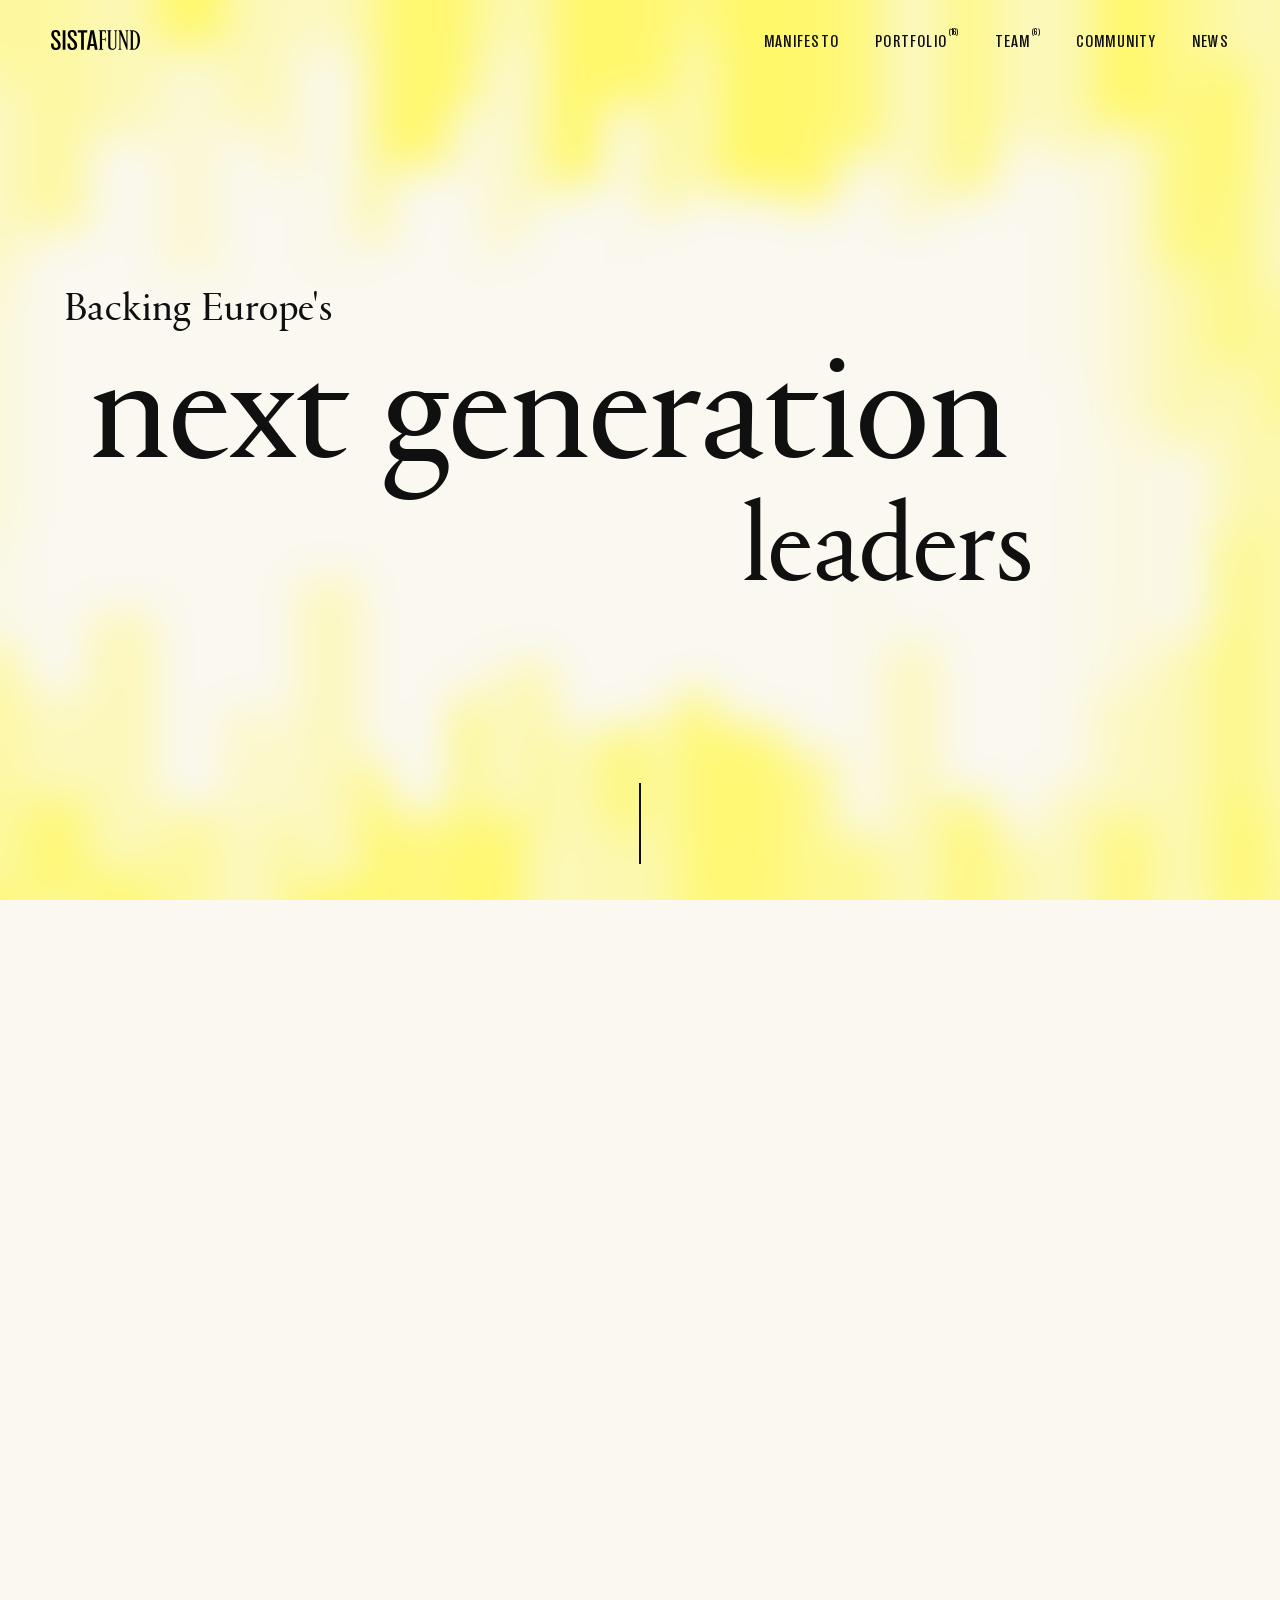
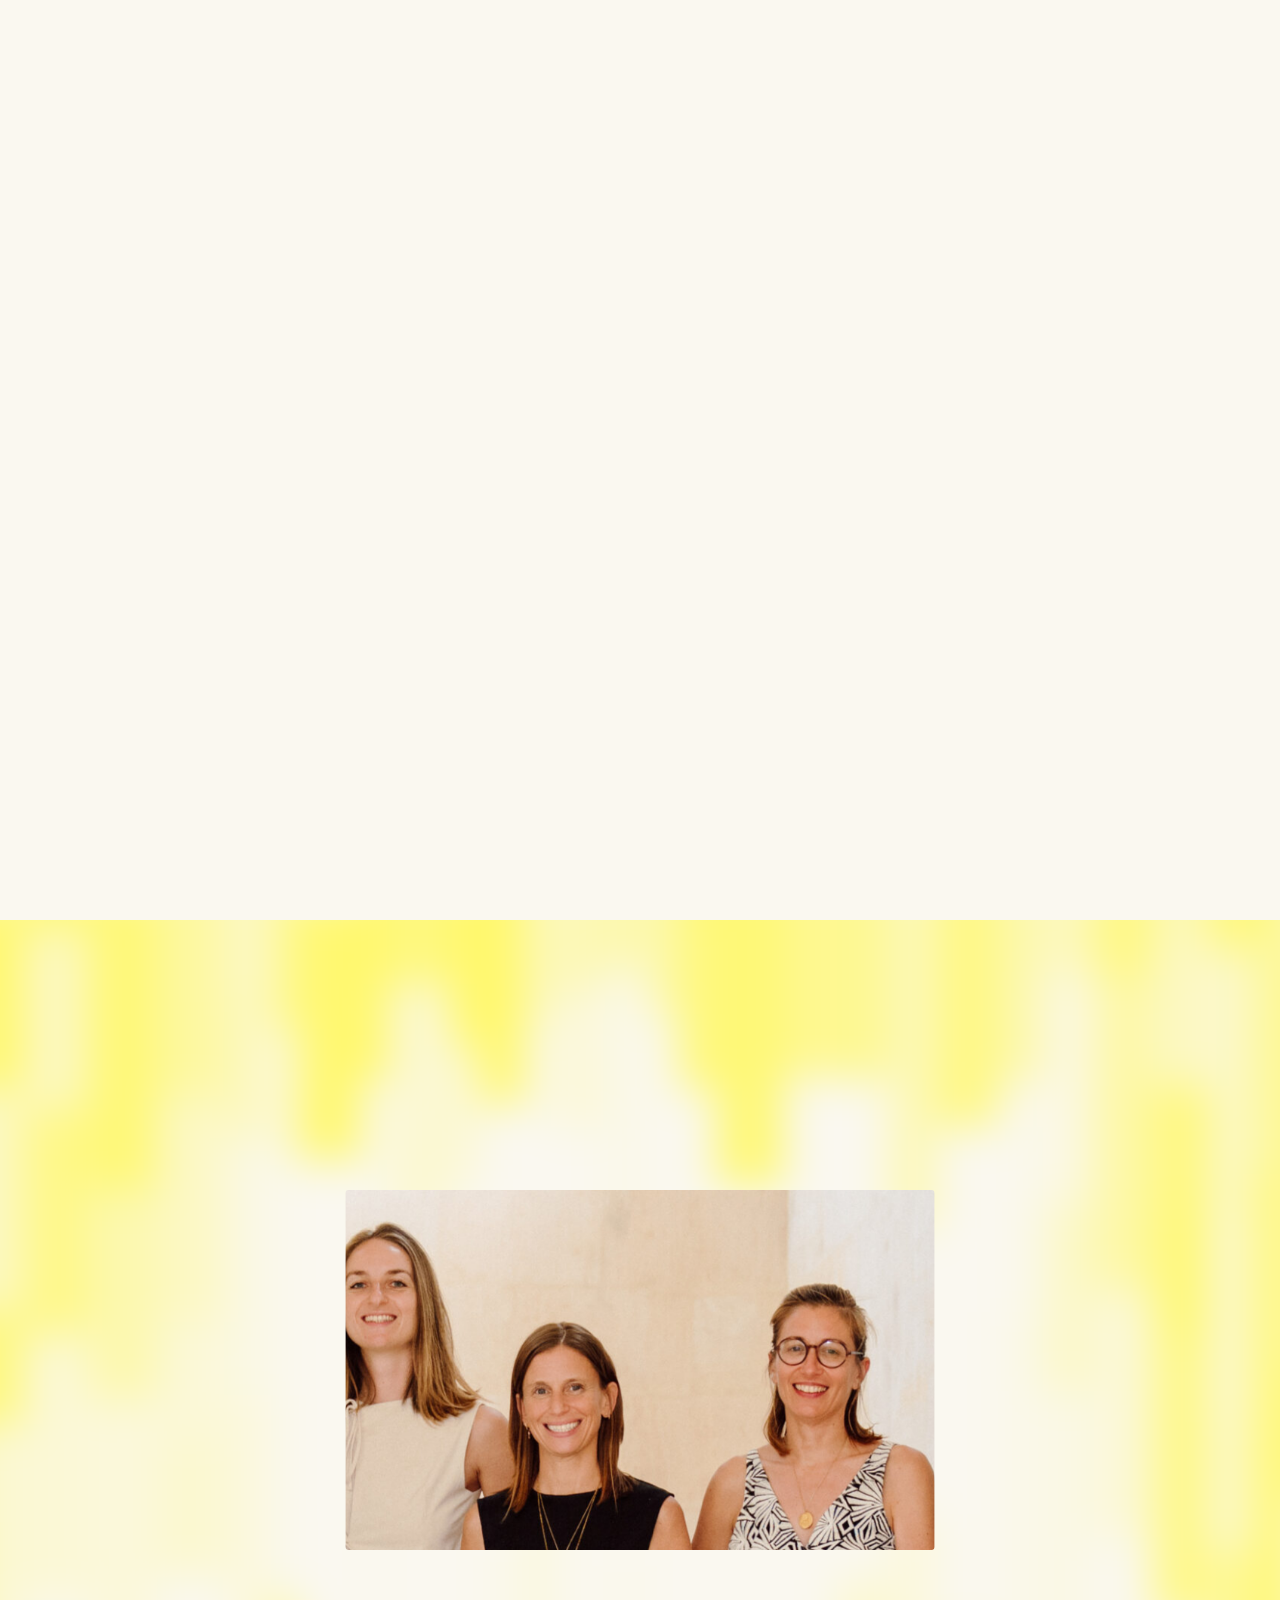
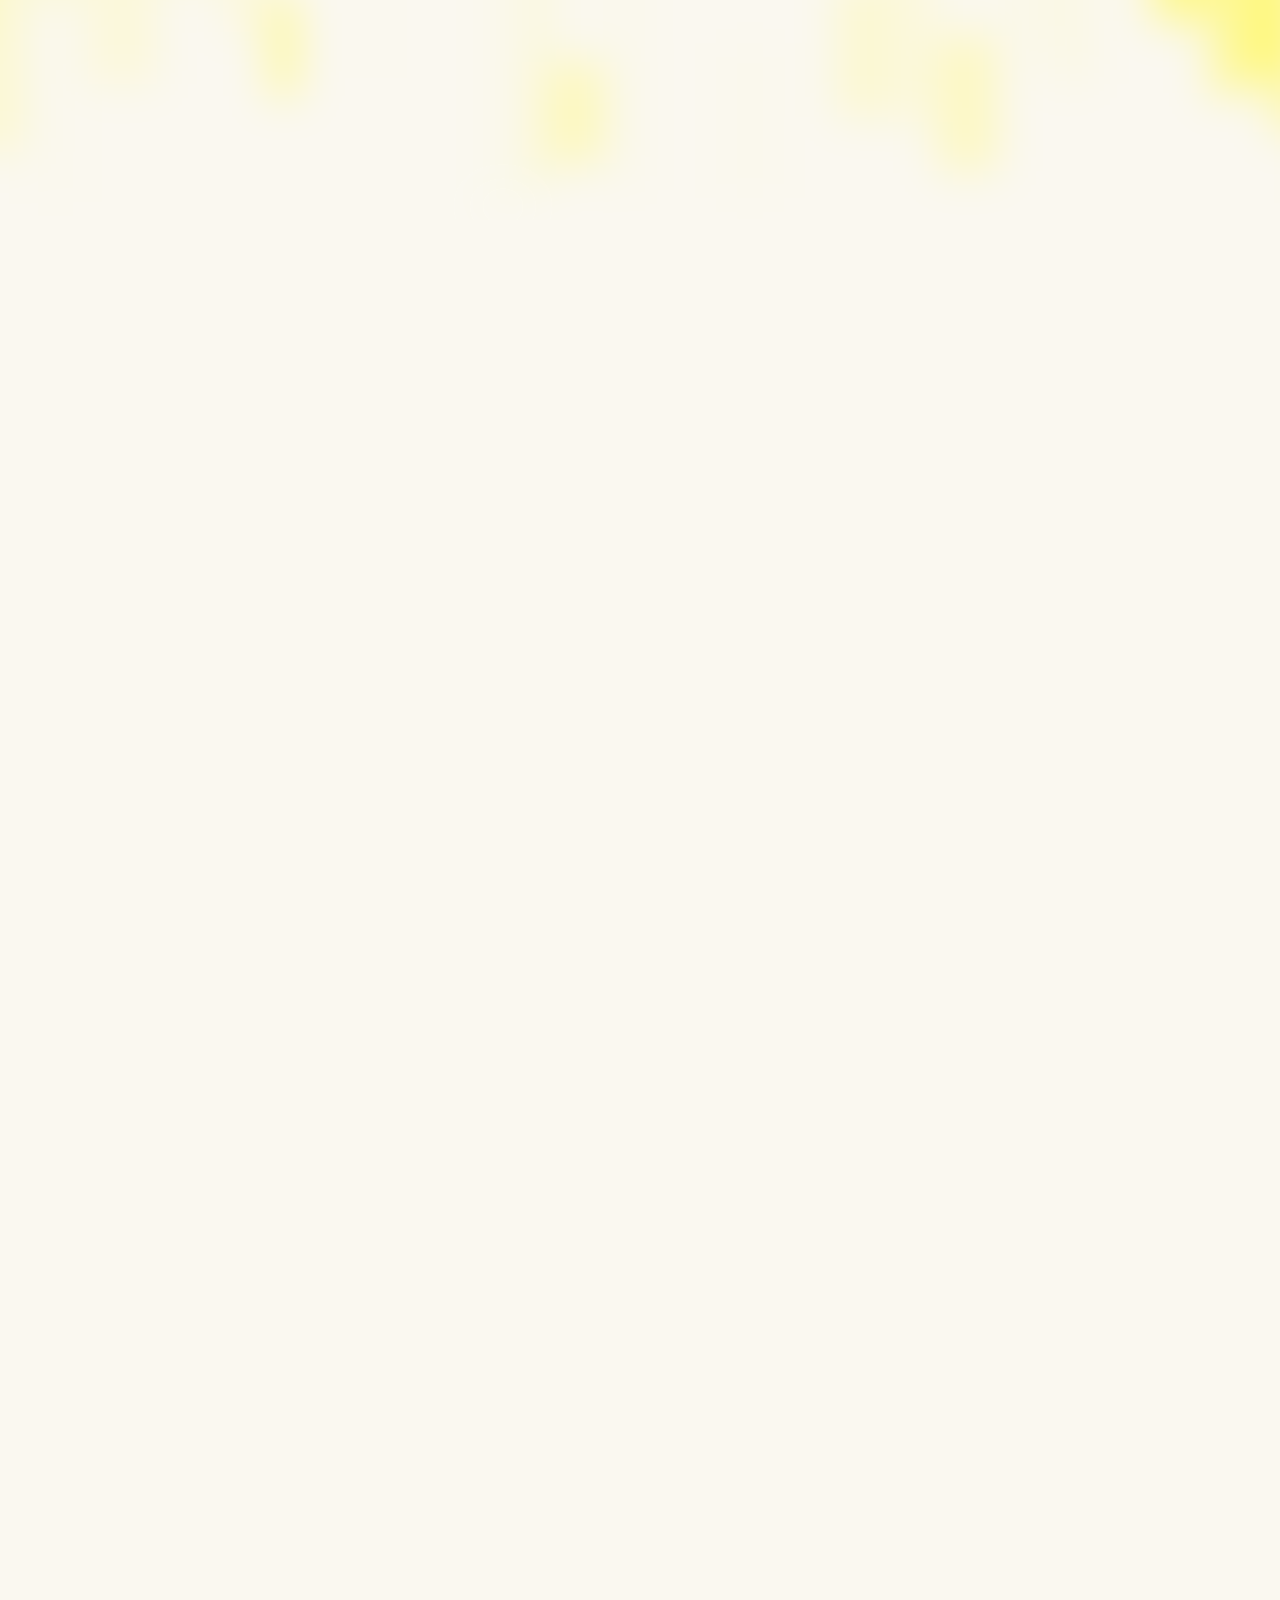
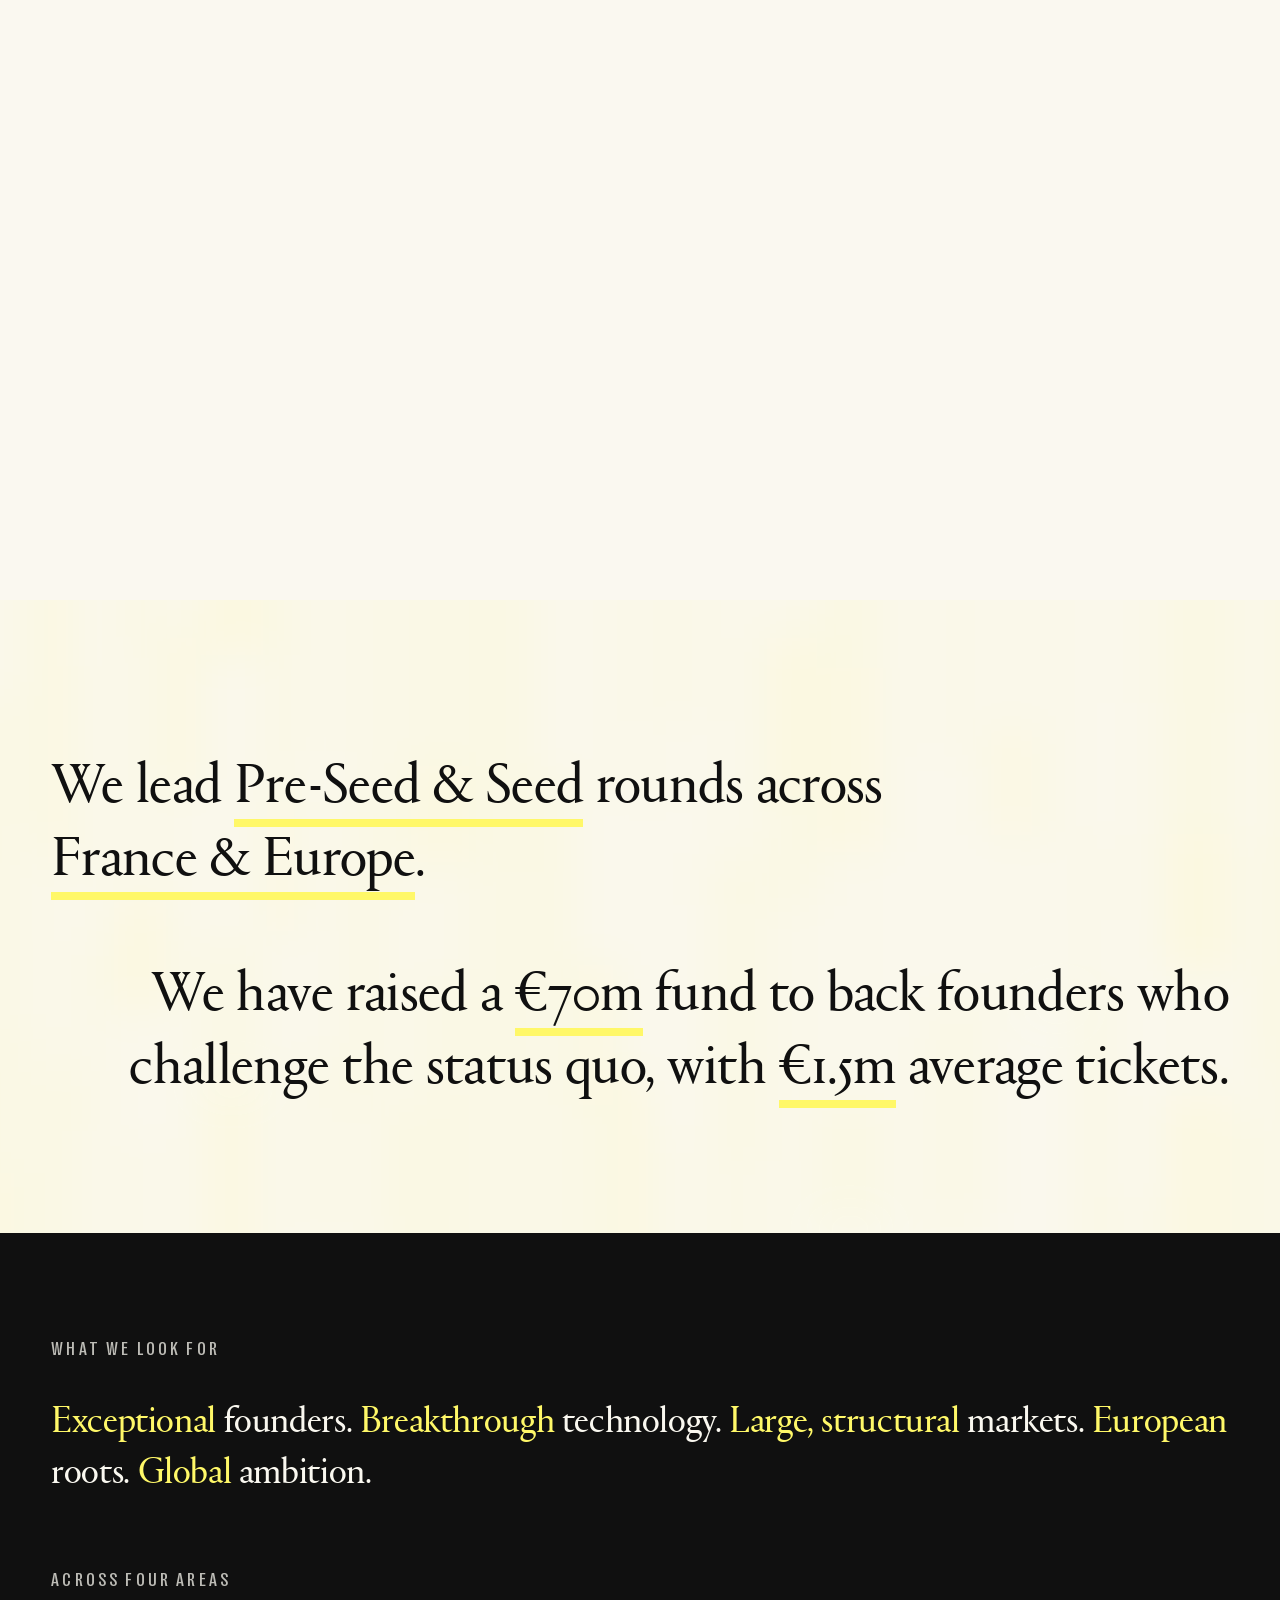
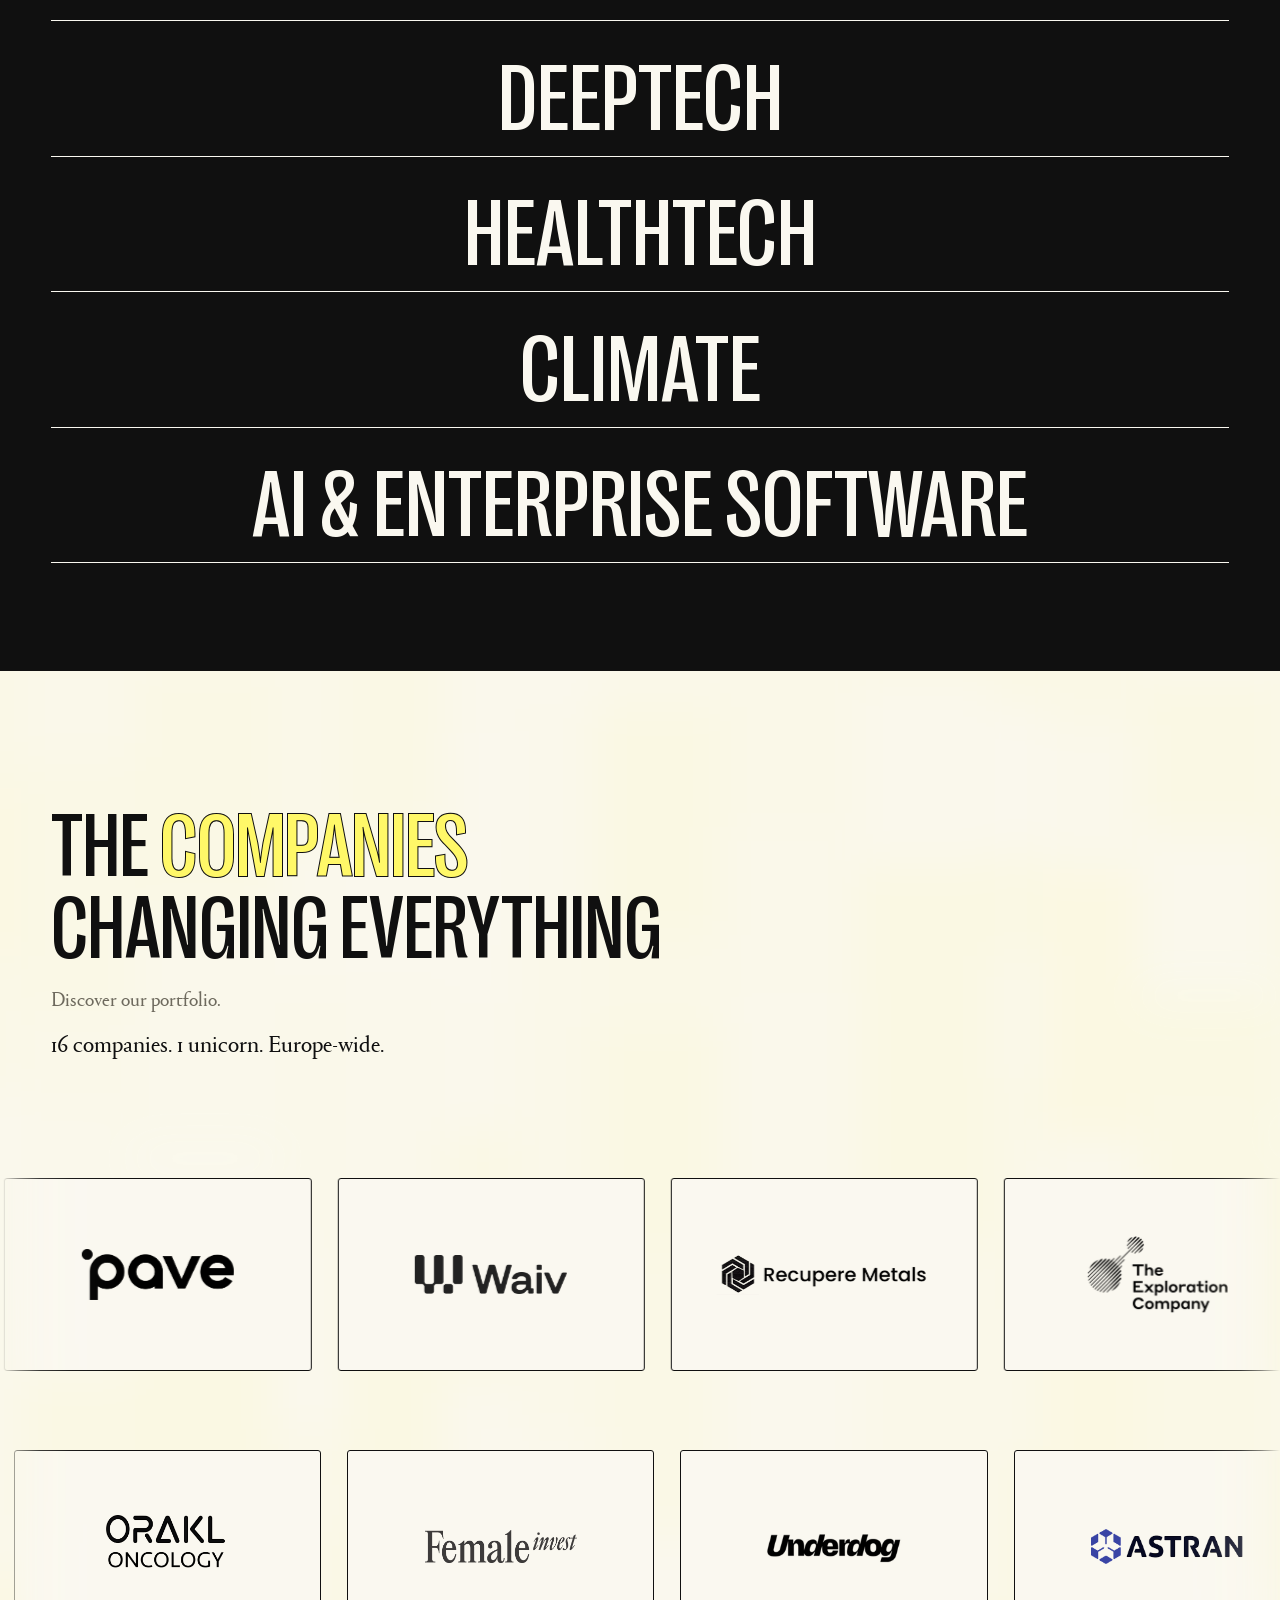
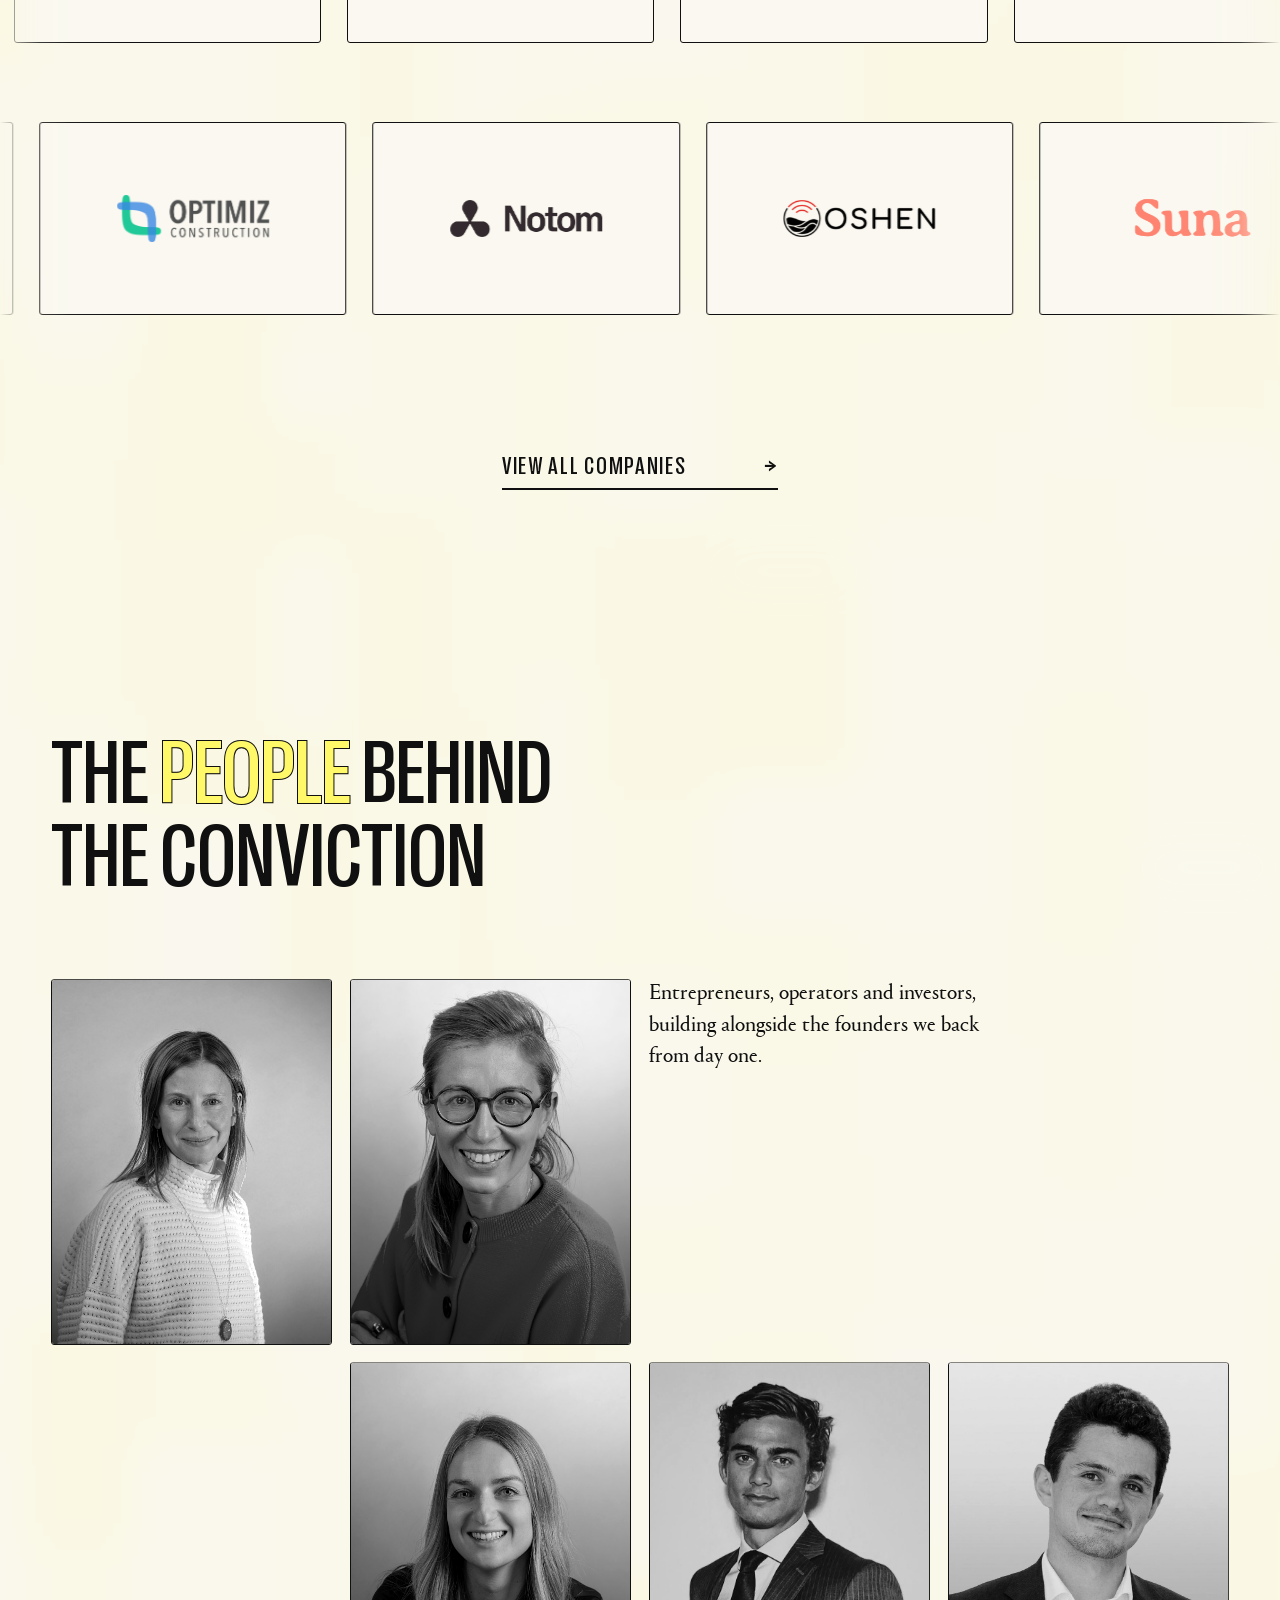
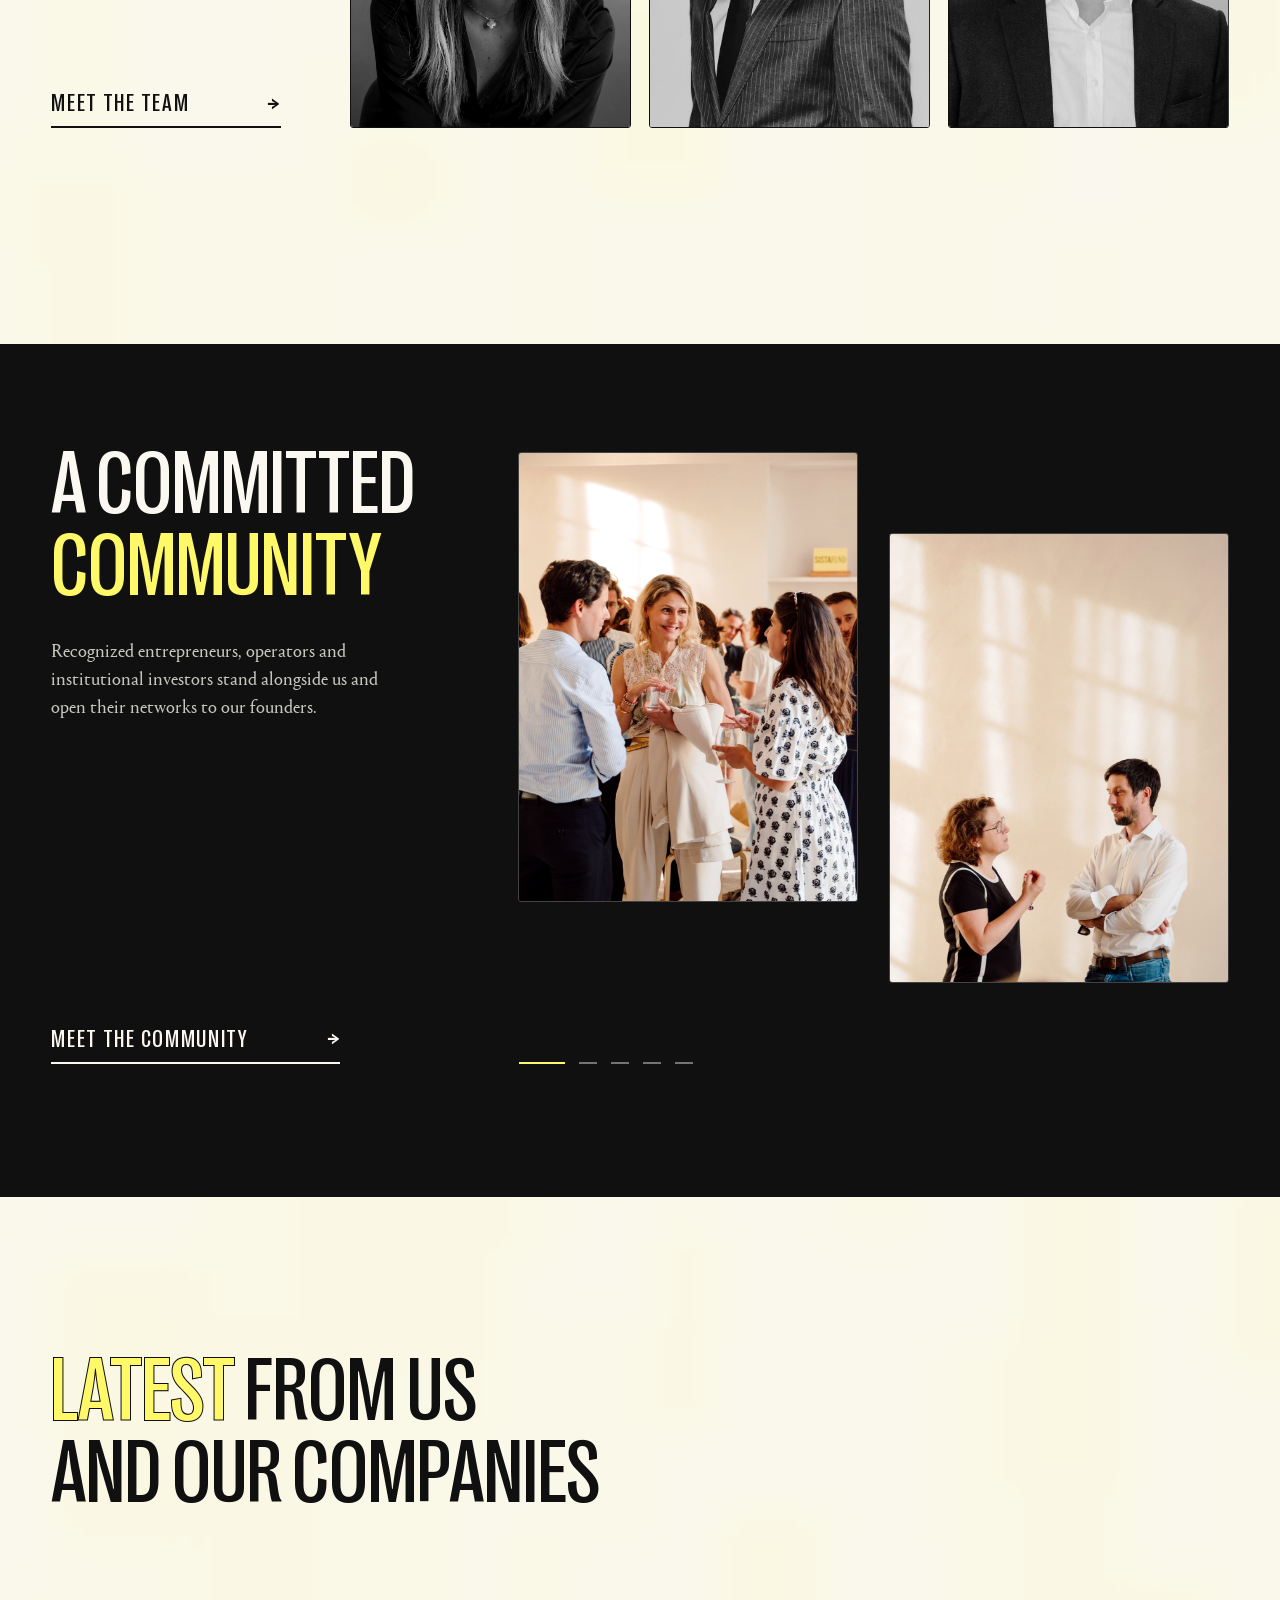
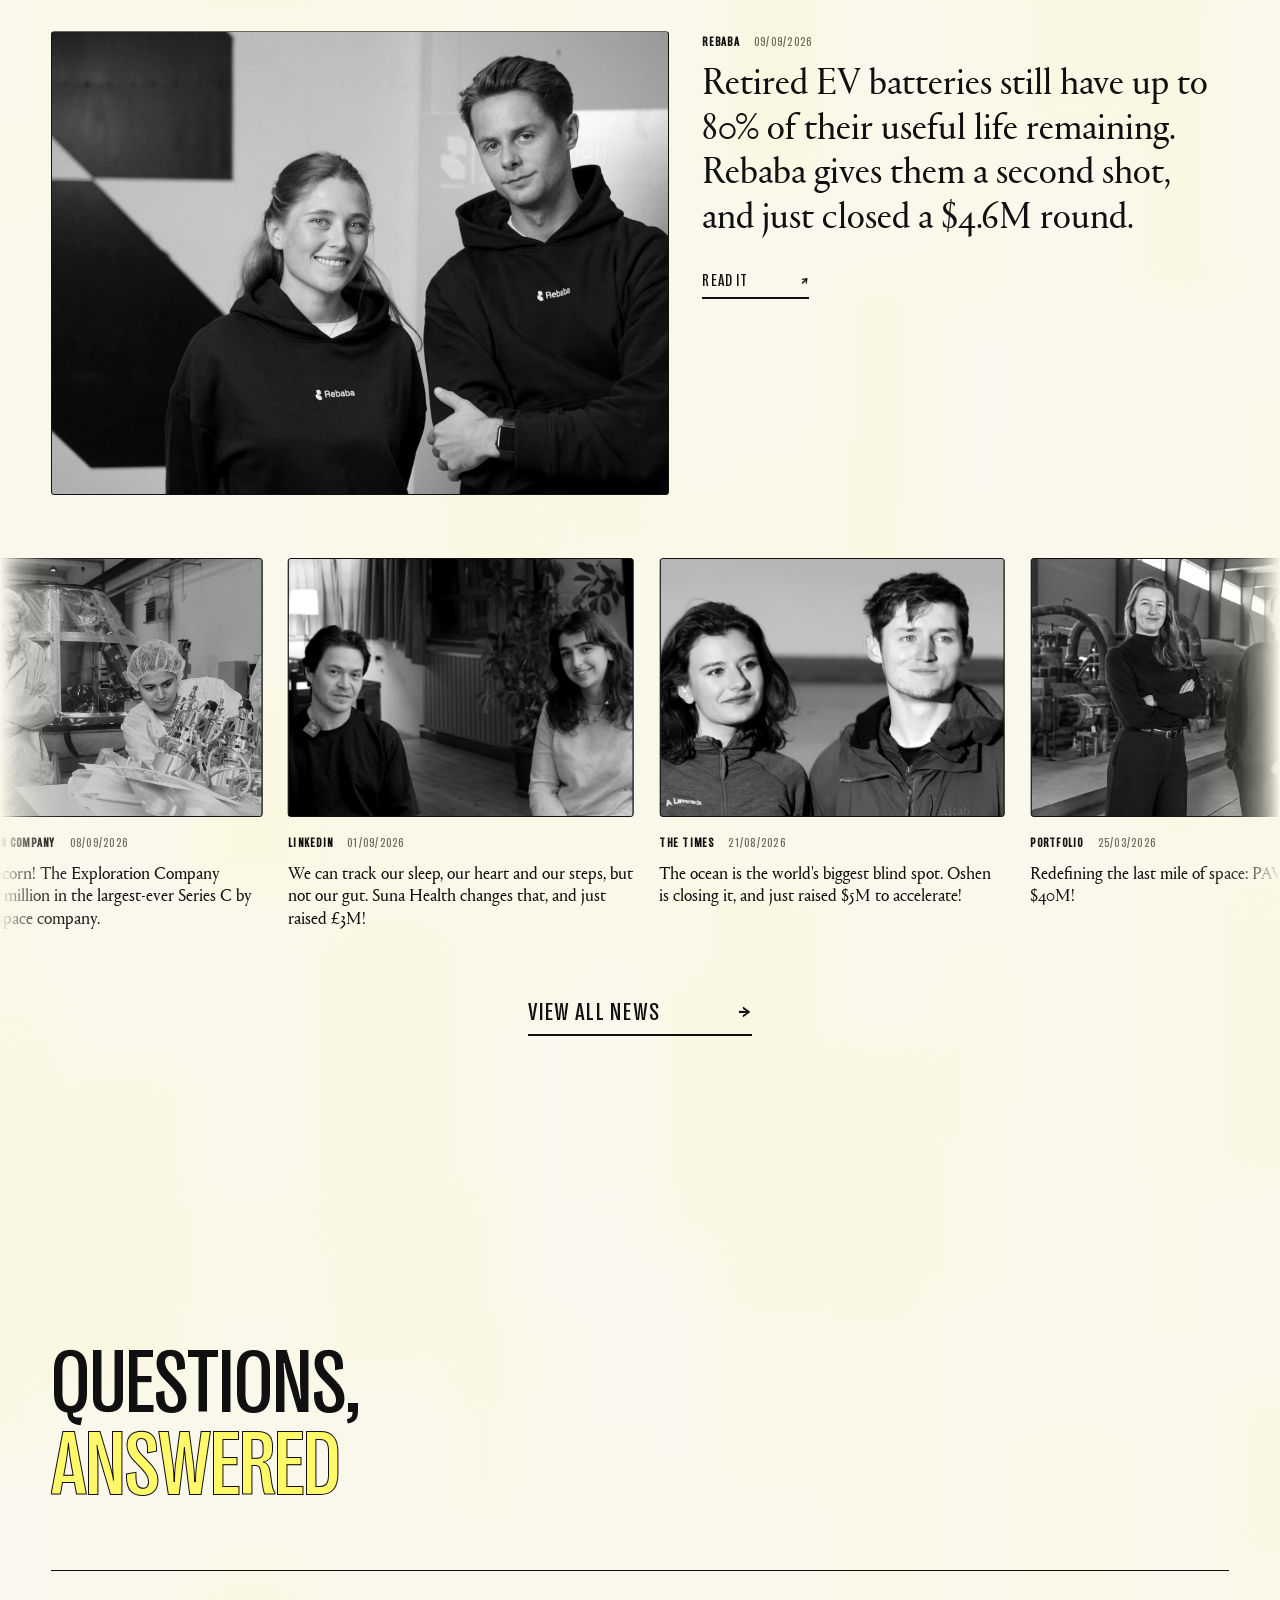
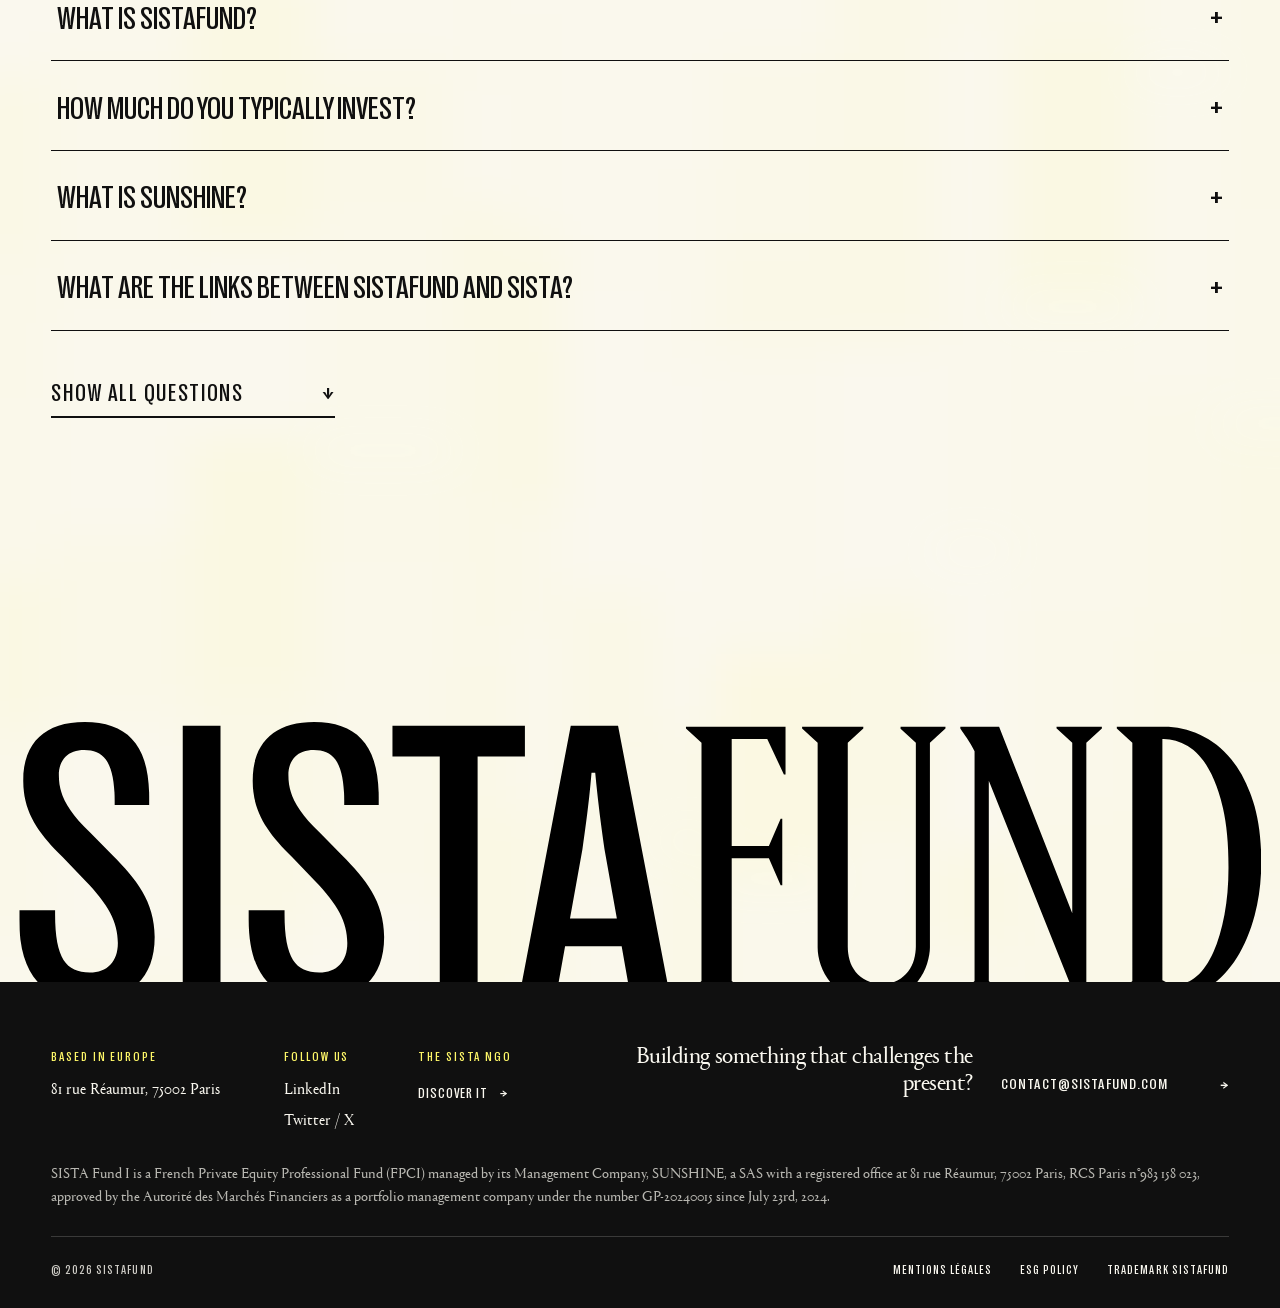
<file: index.html>
<!DOCTYPE html>
<html lang="en">
<head>
<meta charset="UTF-8">
<meta name="viewport" content="width=device-width, initial-scale=1.0">
<title>SISTAFUND | Backing Europe's next generation of leaders</title>
<meta name="description" content="SISTAFUND is a pan-European early-stage venture fund backing breakthrough technology companies founded by women and gender-balanced teams.">
<link rel="icon" href="data:image/svg+xml,<svg xmlns='http://www.w3.org/2000/svg' viewBox='0 0 100 100'><rect width='100' height='100' fill='%23FFF868'/><text x='50' y='76' font-size='72' font-family='Georgia,serif' text-anchor='middle' fill='%23101010'>S</text></svg>">
<link rel="stylesheet" href="style.css?v=403">
</head>
<body>

<div class="intro" id="intro" aria-hidden="true">
  <div class="intro-inner">
    <div class="intro-logo"><img src="img/logo.svg" alt="SISTAFUND" id="introLogo"></div>
  </div>
</div>

<header class="nav" id="nav">
  <a href="#top" class="nav-logo"><img src="img/logo.svg" alt="SISTAFUND"></a>
  <nav class="nav-links">
    <a href="/manifesto">Manifesto</a>
    <a href="/portfolio">Portfolio<sup class="nav-count">(16)</sup></a>
    <a href="/team">Team<sup class="nav-count">(6)</sup></a>
    <a href="/community">Community</a>
    <a href="/news">News</a>
  </nav>
  <button class="burger" id="burger" aria-label="Menu"><span></span><span></span></button>
</header>

<div class="mobile-menu" id="mobileMenu">
    <a href="/manifesto">Manifesto</a>
  <a href="/portfolio">Portfolio<sup class="nav-count">(16)</sup></a>
  <a href="/team">Team<sup class="nav-count">(6)</sup></a>
  <a href="/community">Community</a>
  <a href="/news">News</a>
</div>

<main id="top">

  <div class="hero-pin" id="heroPin">
    <section class="hero" id="hero">
      <div class="hero-wall" id="heroWall" aria-hidden="true"></div>

      <div class="hero-stack" id="heroStack">
        <h1 class="hstmt">
          <span class="hline l-md l-kicker">Backing Europe's</span>
          <span class="hline l-xl">next generation</span>
          <span class="hline l-lg hline--in2">leaders</span>
        </h1>
        <p class="hstmt hstmt--claim">
          <span class="hline l-md l-kicker">Europe's largest</span>
          <span class="hline l-xl">gender-lens</span>
          <span class="hline l-lg l-serif-lc hline--close">fund</span>
        </p>
      </div>
      <div class="hero-cue" aria-hidden="true"><span></span></div>
    </section>
  </div>

  <div class="grow-pin" id="growPin">
    <section class="grow">
      <div class="hero-wall grow-wall" id="growWall" aria-hidden="true"></div>
      <div class="grow-frame" id="growFrame">
        <img src="img/hero.jpg" alt="The SISTAFUND community gathered in Paris" id="growImg">
        <span class="grow-dim" id="growDim"></span>
      </div>
      <div class="grow-copy" id="growCopy">
        <h2 class="grow-title">Gender-balanced teams,<br>a <span class="yw">performance strategy</span></h2>
        <div class="grow-side">
          <p>SISTAFUND is a pan-European early-stage venture fund backing breakthrough technology companies founded by women and gender-balanced teams.</p>
          <a class="btn btn-light btn--onphoto grow-btn" href="/manifesto">Read the manifesto <span class="btn-arrow">→</span></a>
        </div>
      </div>
    </section>
  </div>

  <section class="stats" id="stats">
    <div class="hero-wall stats-wall" id="statsWall" aria-hidden="true"></div>
    <p class="thesis-line" data-reveal="card">We lead <b>Pre-Seed &amp; Seed</b> rounds
      across <b>France &amp; Europe</b>.</p>
    <p class="thesis-line" data-reveal="card" style="--rd:1500ms">We have raised a <b>&euro;70m</b> fund
      to back founders who challenge the status quo, with <b>&euro;1.5m</b> average tickets.</p>
  </section>

  <section class="about about--sectors" id="about">
    <div class="sectors">
      <p class="sectors-kicker">What we look for</p>
      <p class="sectors-lead" data-reveal="card"><span class="yw">Exceptional</span> founders. <span class="yw">Breakthrough</span> technology. <span class="yw">Large, structural</span> markets. <span class="yw">European</span> roots. <span class="yw">Global</span> ambition.</p>
      <p class="sectors-kicker sectors-kicker--areas">Across four areas</p>
      <div class="sector" data-sec="frontier"><span>Deeptech</span></div>
      <div class="sector" data-sec="health"><span>HealthTech</span></div>
      <div class="sector" data-sec="sustain"><span>Climate</span></div>
      <div class="sector" data-sec="ai"><span>AI &amp; Enterprise Software</span></div>
    </div>
  </section>

  <div class="ground">
    <div class="hero-wall ground-wall" id="groundOne" aria-hidden="true"></div>

  <section class="portfolio" id="portfolio">
    <div class="sec-head">
      <h2>The <span class="yw">companies</span><br>changing everything</h2>
      <p class="sec-sub">Discover our portfolio.</p>
      <p class="sec-stat"><span data-pf-count>16</span> companies. 1 unicorn. Europe-wide.</p>
    </div>
  </section>

  <div class="pf-rows" id="pfRows">
    <div class="pf-all-cta"><a class="btn btn-big" href="/portfolio">View all companies <span class="btn-arrow">→</span></a></div>
  </div>

  <section class="team" id="team">
    <div class="sec-head">
      <h2>The <span class="yw">people</span> behind<br>the conviction</h2>
    </div>
    <div class="team-row" data-team-row="5" data-stagger>
      <div class="team-said">
        <p class="team-intro-sub">Entrepreneurs, operators and investors, building alongside the founders we back from day one.</p>
      </div>
      <div class="team-cta">
        <a href="/team" class="btn btn-big">Meet the team <span class="btn-arrow">&rarr;</span></a>
      </div>
    </div>
  </section>
  </div>

  <section class="community" id="community">
    <div class="comm-top">
      <div class="comm-words">
        <div class="sec-head comm-head"><h2>A committed<br><span class="yw">community</span></h2></div>
        <div class="comm-word comm-note"><p>Recognized entrepreneurs, operators and institutional investors stand alongside us and open their networks to our founders.</p></div>
        <div class="comm-word comm-cta"><a class="btn btn-big btn-light" href="/community">Meet the community <span class="btn-arrow">&rarr;</span></a></div>
      </div>

      <div class="comm-shots">
        <div class="comm-pile">
          <figure class="comm-shot" data-shot="0" role="button" tabindex="0"
                  aria-label="Show another picture of the community" data-reveal="image">
            <img src="img/life/comm-cocktail.jpg" alt="Members of the SISTAFUND community" class="on">
            <img alt="" aria-hidden="true">
          </figure>
        </div>
        <div class="comm-pile comm-pile--low">
          <figure class="comm-shot" data-shot="1" role="button" tabindex="0"
                  aria-label="Show another picture of the community" data-reveal="image" style="--rd:160ms">
            <img src="img/life/comm-daylight.jpg" alt="Members of the SISTAFUND community" class="on">
            <img alt="" aria-hidden="true">
          </figure>
        </div>
        <div class="comm-dots" id="commDots" aria-label="Pictures of the community"></div>
      </div>
    </div>
  </section>

  <div class="ground">
    <div class="hero-wall ground-wall" id="groundTwo" aria-hidden="true"></div>

  <section class="news" id="news">
    <div class="sec-head">
      <h2><span class="yw">Latest</span> from us<br>and our companies</h2>
    </div>

    <div class="news-top" data-news-top="1"></div>
    <div class="news-run">
      <div class="news-track" id="newsTrack" data-news-track="4" data-news-from="1"></div>
    </div>
    <div class="news-cta"><a href="/news" class="btn btn-big news-all-btn">View all news <span class="btn-arrow">&rarr;</span></a></div>
  </section>

  <section class="faq" id="faq">

    <div class="sec-head">
      <h2>Questions,<br><span class="yw">answered</span></h2>
    </div>
    <div class="faq-list" id="faqList"></div>
    <div class="faq-more" id="faqMore"><div class="faq-more-inner"><div class="faq-list" id="faqListMore"></div></div></div>
    <div class="faq-fold-cta">
      <button class="btn btn-big" id="faqToggle" aria-expanded="false">
        <span class="faq-toggle-label">Show all questions</span>
        <span class="btn-arrow" aria-hidden="true">&darr;</span>
      </button>
    </div>
  </section>

  <section class="cta">
    <div class="cta-brand" aria-hidden="true"><img src="img/logo.svg" alt=""></div>
  </section>
  </div>

</main>

<footer class="footer">
  <div class="footer-top" id="contact">
    <div class="footer-cols">
      <div class="footer-col">
        <span class="footer-head">Based in Europe</span>
        <p>81 rue Réaumur, 75002 Paris</p>
      </div>
      <div class="footer-col">
        <span class="footer-head">Follow us</span>
        <a href="https://www.linkedin.com/company/sistafund/" target="_blank" rel="noopener">LinkedIn</a>
        <a href="https://twitter.com/wearesista" target="_blank" rel="noopener">Twitter / X</a>
      </div>
      <a class="footer-col footer-col--go" href="https://www.wearesista.com/" target="_blank" rel="noopener">
        <span class="footer-head">The Sista NGO</span>
        <span class="footer-go">Discover it <span class="btn-arrow">&rarr;</span></span>
      </a>
    </div>
    <div class="footer-say">
      <h2 class="cta-title">
        <span class="line"><span>Building something that challenges the present?</span></span>
      </h2>
      <a href="mailto:contact@sistafund.com" class="btn btn-light cta-btn">contact@sistafund.com <span class="btn-arrow">&rarr;</span></a>
    </div>
  </div>
  <div class="footer-legal-block">
    <p class="footer-legal">SISTA Fund I is a French Private Equity Professional Fund (FPCI) managed by its Management Company, SUNSHINE, a SAS with a registered office at 81 rue R&eacute;aumur, 75002 Paris, RCS Paris n&deg;983 158 023, approved by the Autorit&eacute; des March&eacute;s Financiers as a portfolio management company under the number GP-20240015 since July 23rd, 2024.</p>
  </div>
  <div class="footer-bottom">
    <span class="footer-copy">&copy; 2026 SISTAFUND</span>
    <div class="footer-notes"><a href="/mentions-legales">Mentions légales</a><a href="/esg-policy">ESG Policy</a><span>Trademark SISTAFUND</span></div>
  </div>
</footer>

<div class="overlay overlay-modal" id="pfModal" aria-hidden="true">
  <button class="overlay-close" data-close>Close ✕</button>
  <div class="pf-detail" id="pfDetail"></div>
</div>

<script src="data.js?v=22"></script>
<script src="wall.js?v=2"></script>
<script src="script.js?v=54"></script>
<script src="reveal.js?v=52"></script>
</body>
</html>
</file>
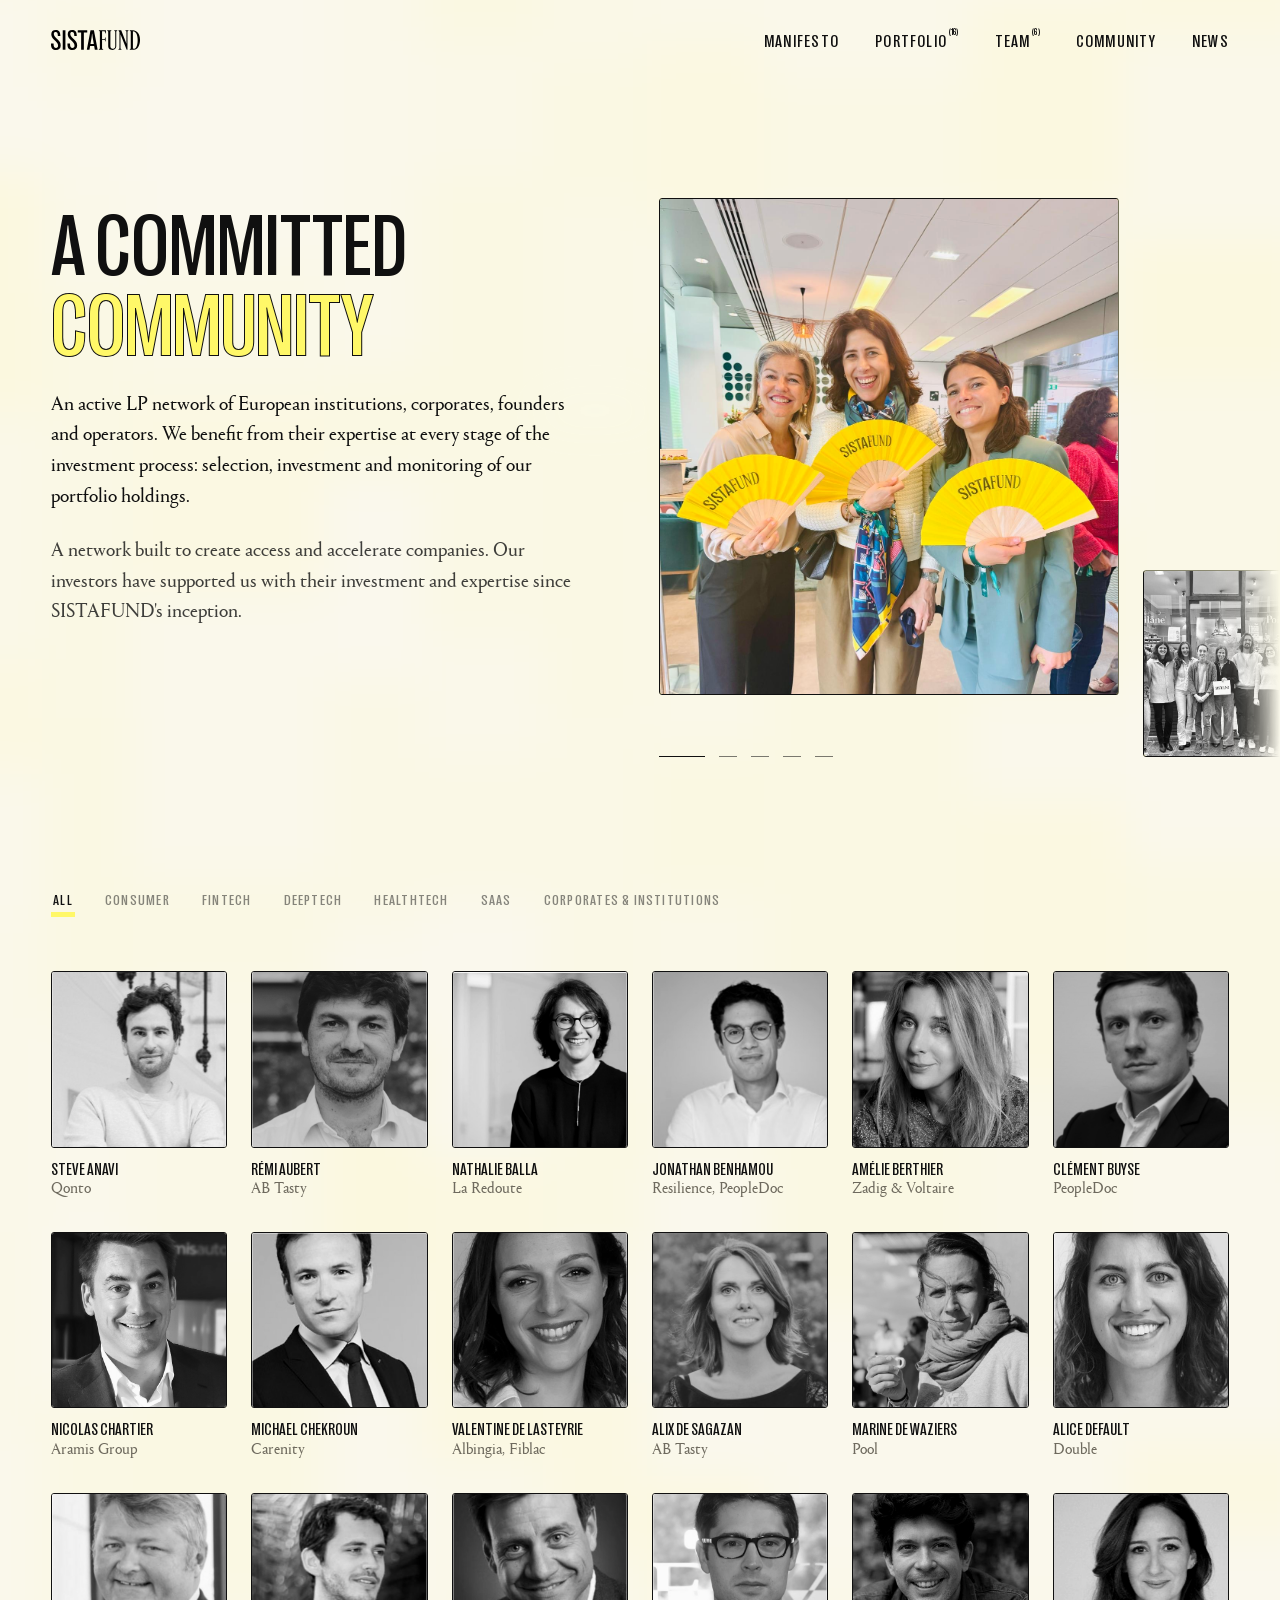
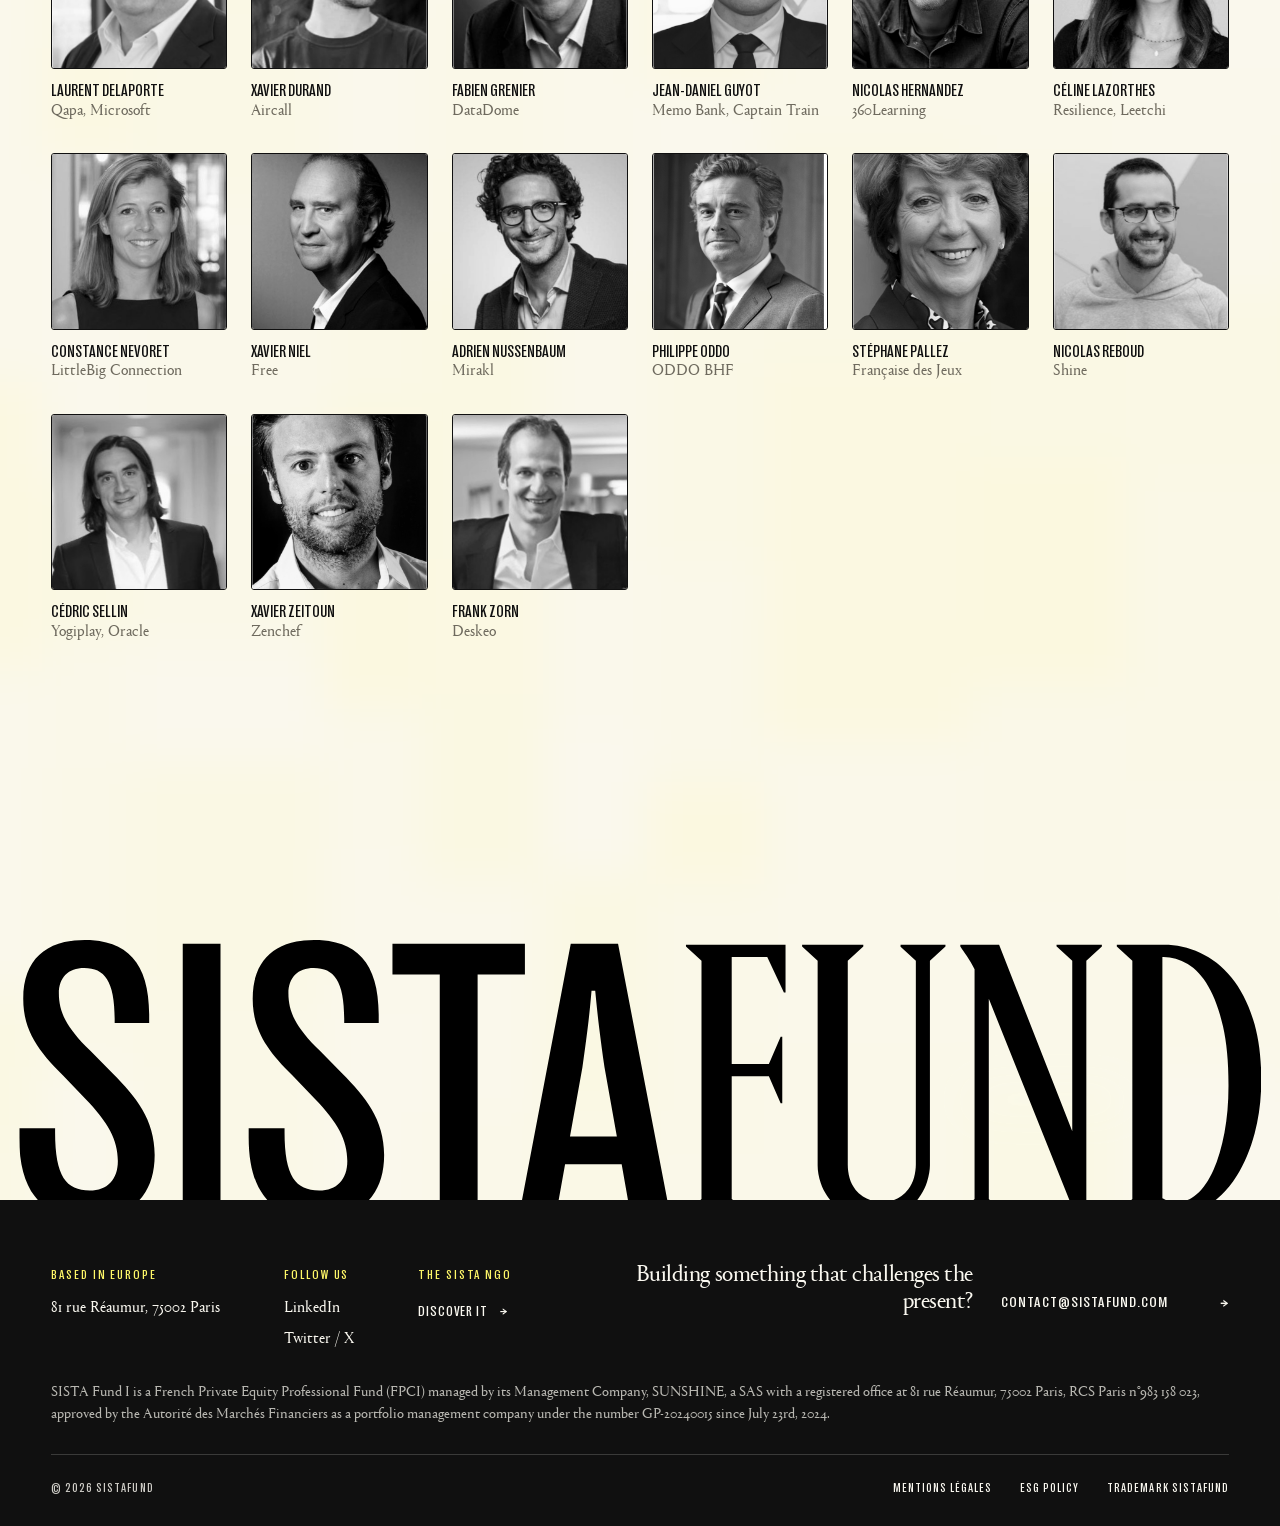
<file: community.html>
<!DOCTYPE html>
<html lang="en">
<head>
<meta charset="UTF-8">
<meta name="viewport" content="width=device-width, initial-scale=1.0">
<title>SISTAFUND | Community</title>
<meta name="description" content="The SISTAFUND community — recognized entrepreneurs, operators and institutional investors who stand alongside us and open their networks to our founders.">
<link rel="icon" href="data:image/svg+xml,<svg xmlns='http://www.w3.org/2000/svg' viewBox='0 0 100 100'><rect width='100' height='100' fill='%23FFF868'/><text x='50' y='76' font-size='72' font-family='Georgia,serif' text-anchor='middle' fill='%23101010'>S</text></svg>">
<link rel="stylesheet" href="style.css?v=403">
</head>
<body class="loaded nav-ready">

<header class="nav" id="nav">
  <a href="/" class="nav-logo"><img src="img/logo.svg" alt="SISTAFUND"></a>
  <nav class="nav-links">
    <a href="/manifesto">Manifesto</a>
    <a href="/portfolio">Portfolio<sup class="nav-count">(16)</sup></a>
    <a href="/team">Team<sup class="nav-count">(6)</sup></a>
    <a href="/community">Community</a>
    <a href="/news">News</a>
  </nav>
  <button class="burger" id="burger" aria-label="Menu"><span></span><span></span></button>
</header>

<div class="mobile-menu" id="mobileMenu">
    <a href="/manifesto">Manifesto</a>
  <a href="/portfolio">Portfolio<sup class="nav-count">(16)</sup></a>
  <a href="/team">Team<sup class="nav-count">(6)</sup></a>
  <a href="/community">Community</a>
  <a href="/news">News</a>
</div>

<main class="page">
  <div class="ground">
    <div class="hero-wall ground-wall" aria-hidden="true"></div>
  <header class="page-open page-open--duo">
    <div class="page-open-text">
      <h1 class="page-hero-title" data-reveal="mask">A committed<br><span class="yw">community</span></h1>
      <p class="page-hero-sub" data-reveal>An active LP network of European institutions, corporates, founders and operators. We benefit from their expertise at every stage of the investment process: selection, investment and monitoring of our portfolio holdings.</p>
      <p class="page-hero-sub page-hero-sub--second" data-reveal>A network built to create access and accelerate companies. Our investors have supported us with their investment and expertise since SISTAFUND's inception.</p>
    </div>
    <div class="pcascade">

      <div class="pcwindow pcwindow--big">
        <div class="pcq">
          <figure class="pcf-frame" data-reveal="image" style="--rd:0ms">
            <img src="img/life/comm-fans.jpg" alt="Members of the SISTAFUND community" class="on">
          </figure>
        </div>
        <div class="pcq">
          <figure class="pcf-frame" data-reveal="image" style="--rd:170ms">
            <img src="img/life/comm-poilane.jpg" alt="The community gathered in Paris" class="on">
          </figure>
        </div>
        <div class="pcq">
          <figure class="pcf-frame" data-reveal="image" style="--rd:330ms">
            <img src="img/life/comm-cocktail.jpg" alt="A SISTAFUND gathering in Paris" class="on">
          </figure>
        </div>
        <div class="pcq">
          <figure class="pcf-frame" data-reveal="image">
            <img src="img/life/comm-talking.jpg" alt="A conversation at a SISTAFUND gathering" class="on">
          </figure>
        </div>
        <div class="pcq">
          <figure class="pcf-frame" data-reveal="image">
            <img src="img/life/comm-daylight.jpg" alt="Two members of the community in conversation" class="on">
          </figure>
        </div>
      </div>
      <div class="pcwindow pcwindow--small">
        <div class="pcq">
          <figure class="pcf-frame" data-reveal="image" style="--rd:90ms">
            <img src="img/life/comm-fans.jpg" alt="Members of the SISTAFUND community" class="on">
          </figure>
        </div>
        <div class="pcq">
          <figure class="pcf-frame" data-reveal="image" style="--rd:260ms">
            <img src="img/life/comm-poilane.jpg" alt="The community gathered in Paris" class="on">
          </figure>
        </div>
        <div class="pcq">
          <figure class="pcf-frame" data-reveal="image" style="--rd:420ms">
            <img src="img/life/comm-cocktail.jpg" alt="A SISTAFUND gathering in Paris" class="on">
          </figure>
        </div>
        <div class="pcq">
          <figure class="pcf-frame" data-reveal="image">
            <img src="img/life/comm-talking.jpg" alt="A conversation at a SISTAFUND gathering" class="on">
          </figure>
        </div>
        <div class="pcq">
          <figure class="pcf-frame" data-reveal="image">
            <img src="img/life/comm-daylight.jpg" alt="Two members of the community in conversation" class="on">
          </figure>
        </div>
      </div>
      <div class="pcdots" aria-label="Pictures"></div>
    </div>
  </header>

  <section class="subpage-grid" id="community">
    <div class="filters" data-reveal id="lpFilters">
      <button class="filter active" data-filter="all">All</button>
      <button class="filter" data-filter="consumer">Consumer</button>
      <button class="filter" data-filter="fintech">Fintech</button>
      <button class="filter" data-filter="frontier">Deeptech</button>
      <button class="filter" data-filter="health">HealthTech</button>
      <button class="filter" data-filter="saas">SaaS</button>
      <button class="filter" data-filter="institutions">Corporates &amp; institutions</button>
    </div>
    <div class="lp-grid" id="lpGrid" data-stagger></div>
    <div class="lp-institutions" id="lpInstitutions" hidden>
      <p>Alongside these entrepreneurs and operators, SISTAFUND is backed by leading corporates and institutional investors.</p>
      <div class="inst-grid" id="instGrid"></div>
    </div>
  </section>

  <section class="cta">
    <div class="cta-brand" aria-hidden="true"><img src="img/logo.svg" alt=""></div>
  </section>

  </div>
</main>

<footer class="footer">
  <div class="footer-top" id="contact">
    <div class="footer-cols">
      <div class="footer-col">
        <span class="footer-head">Based in Europe</span>
        <p>81 rue Réaumur, 75002 Paris</p>
      </div>
      <div class="footer-col">
        <span class="footer-head">Follow us</span>
        <a href="https://www.linkedin.com/company/sistafund/" target="_blank" rel="noopener">LinkedIn</a>
        <a href="https://twitter.com/wearesista" target="_blank" rel="noopener">Twitter / X</a>
      </div>
      <a class="footer-col footer-col--go" href="https://www.wearesista.com/" target="_blank" rel="noopener">
        <span class="footer-head">The Sista NGO</span>
        <span class="footer-go">Discover it <span class="btn-arrow">&rarr;</span></span>
      </a>
    </div>
    <div class="footer-say">
      <h2 class="cta-title">
        <span class="line"><span>Building something that challenges the present?</span></span>
      </h2>
      <a href="mailto:contact@sistafund.com" class="btn btn-light cta-btn">contact@sistafund.com <span class="btn-arrow">&rarr;</span></a>
    </div>
  </div>
  <div class="footer-legal-block">
    <p class="footer-legal">SISTA Fund I is a French Private Equity Professional Fund (FPCI) managed by its Management Company, SUNSHINE, a SAS with a registered office at 81 rue R&eacute;aumur, 75002 Paris, RCS Paris n&deg;983 158 023, approved by the Autorit&eacute; des March&eacute;s Financiers as a portfolio management company under the number GP-20240015 since July 23rd, 2024.</p>
  </div>
  <div class="footer-bottom">
    <span class="footer-copy">&copy; 2026 SISTAFUND</span>
    <div class="footer-notes"><a href="/mentions-legales">Mentions légales</a><a href="/esg-policy">ESG Policy</a><span>Trademark SISTAFUND</span></div>
  </div>
</footer>

<script src="data.js?v=22"></script>
<script>
  const nav = document.getElementById('nav');
  addEventListener('scroll', () => nav.classList.toggle('scrolled', scrollY > 60), { passive: true });
  const burger = document.getElementById('burger'), mm = document.getElementById('mobileMenu');
  burger.addEventListener('click', () => { burger.classList.toggle('open'); mm.classList.toggle('open'); });
  mm.querySelectorAll('a').forEach(a => a.addEventListener('click', () => { burger.classList.remove('open'); mm.classList.remove('open'); }));

  const grid = document.getElementById('lpGrid');
  window.LPS.forEach(([name, org, file, sector], i) => {
    const d = document.createElement('div');
    d.className = 'lp';
    d.setAttribute('data-reveal', '');
    d.dataset.sector = sector;
    d.innerHTML = `<div class="lp-photo"><img src="img/community/${file}" alt="${name}" loading="lazy"></div>
      <span class="lp-name">${name}</span><span class="lp-org">${org}</span>`;
    grid.appendChild(d);
  });

  const instGrid = document.getElementById('instGrid');
  (window.INSTITUTIONS || []).forEach(([name, file]) => {
    const cell = document.createElement('div');
    cell.className = 'inst-card';
    const img = document.createElement('img');
    img.src = 'img/institutions/' + file;
    img.alt = name;
    img.loading = 'lazy';
    img.onerror = () => { cell.classList.add('inst-card--word'); cell.textContent = name; };
    cell.appendChild(img);
    instGrid.appendChild(cell);
  });

  const institutions = document.getElementById('lpInstitutions');
  document.getElementById('lpFilters').addEventListener('click', e => {
    const btn = e.target.closest('.filter');
    if (!btn) return;
    document.querySelectorAll('#lpFilters .filter').forEach(f => f.classList.remove('active'));
    btn.classList.add('active');
    const f = btn.dataset.filter;
    window.settleHeight(document.getElementById('community'), () => {
      institutions.hidden = f !== 'institutions';
      grid.style.display = f === 'institutions' ? 'none' : '';
      if (f !== 'institutions') {
        grid.querySelectorAll('.lp').forEach(d => {
          d.style.display = (f === 'all' || d.dataset.sector === f) ? '' : 'none';
        });
      }
    });
  });</script>
<script src="wall.js?v=2"></script>
<script src="reveal.js?v=52"></script>

</body>
</html>
</file>
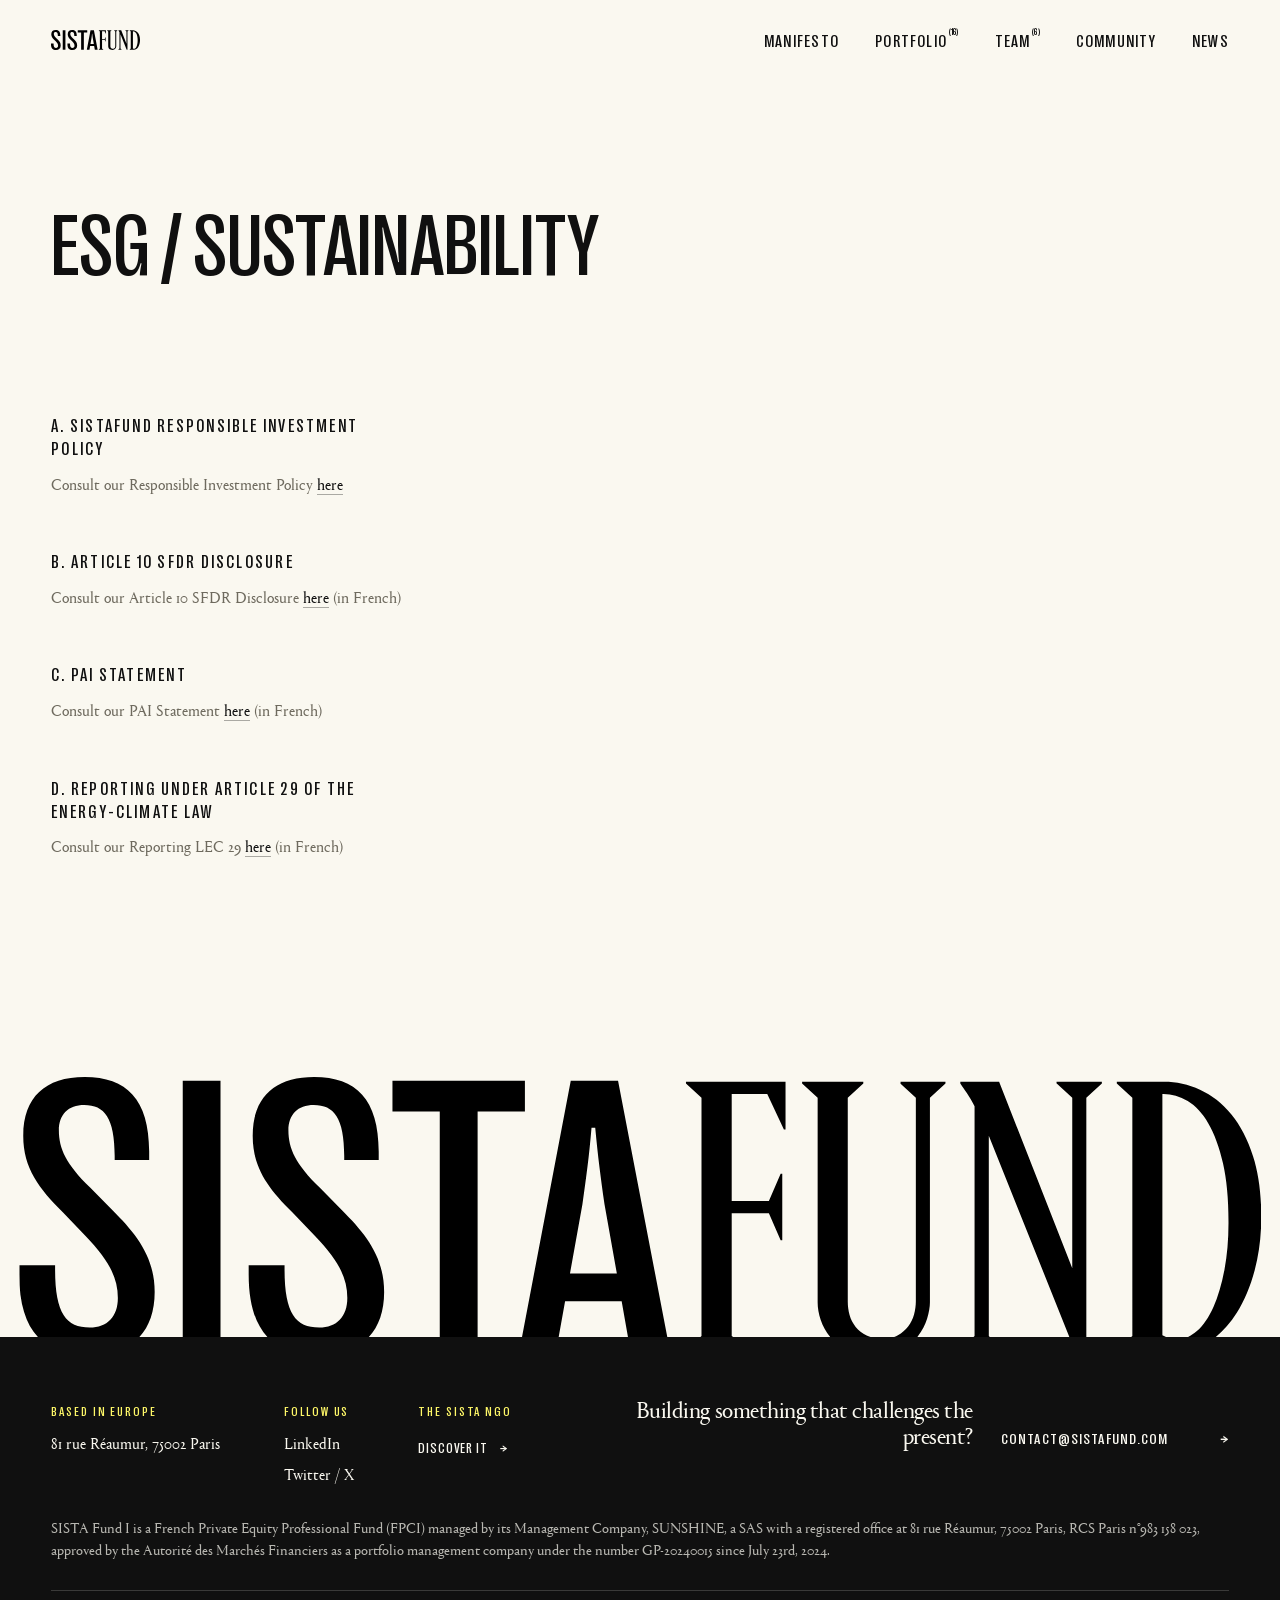
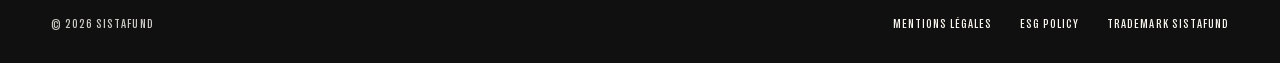
<file: esg-policy.html>
<!DOCTYPE html>
<html lang="en">
<head>
<meta charset="UTF-8">
<meta name="viewport" content="width=device-width, initial-scale=1.0">
<title>SISTAFUND | ESG / Sustainability</title>
<meta name="description" content="SISTAFUND's responsible investment policy, Article 10 SFDR disclosure, PAI statement and Article 29 Energy-Climate Law reporting.">
<link rel="icon" href="data:image/svg+xml,<svg xmlns='http://www.w3.org/2000/svg' viewBox='0 0 100 100'><rect width='100' height='100' fill='%23FFF868'/><text x='50' y='76' font-size='72' font-family='Georgia,serif' text-anchor='middle' fill='%23101010'>S</text></svg>">
<link rel="stylesheet" href="style.css?v=403">
</head>
<body class="loaded nav-ready doc-page">

<header class="nav" id="nav">
  <a href="/" class="nav-logo"><img src="img/logo.svg" alt="SISTAFUND"></a>
  <nav class="nav-links">
    <a href="/manifesto">Manifesto</a>
    <a href="/portfolio">Portfolio<sup class="nav-count">(16)</sup></a>
    <a href="/team">Team<sup class="nav-count">(6)</sup></a>
    <a href="/community">Community</a>
    <a href="/news">News</a>
  </nav>
  <button class="burger" id="burger" aria-label="Menu"><span></span><span></span></button>
</header>

<div class="mobile-menu" id="mobileMenu">
  <a href="/manifesto">Manifesto</a>
  <a href="/portfolio">Portfolio<sup class="nav-count">(16)</sup></a>
  <a href="/team">Team<sup class="nav-count">(6)</sup></a>
  <a href="/community">Community</a>
  <a href="/news">News</a>
</div>

<main class="page">
  <div class="ground">

  <header class="doc-hero">
    <h1 class="doc-title" data-reveal="mask">ESG / Sustainability</h1>
  </header>

  <section class="doc-body">

    <article class="doc-sec" data-reveal="card">
      <h2>A. SISTAFUND Responsible Investment Policy</h2>
      <p>Consult our Responsible Investment Policy <a href="docs/responsible-investment-policy.pdf" target="_blank" rel="noopener">here</a></p>
    </article>

    <article class="doc-sec" data-reveal="card">
      <h2>B. Article 10 SFDR Disclosure</h2>
      <p>Consult our Article 10 SFDR Disclosure <a href="docs/sfdr-article-10.pdf" target="_blank" rel="noopener">here</a> (in French)</p>
    </article>

    <article class="doc-sec" data-reveal="card">
      <h2>C. PAI Statement</h2>
      <p>Consult our PAI Statement <a href="docs/pai-statement.pdf" target="_blank" rel="noopener">here</a> (in French)</p>
    </article>

    <article class="doc-sec" data-reveal="card">
      <h2>D. Reporting under Article 29 of the Energy-Climate Law</h2>
      <p>Consult our Reporting LEC 29 <a href="docs/reporting-lec-29.pdf" target="_blank" rel="noopener">here</a> (in French)</p>
    </article>

  </section>

  <section class="cta">
    <div class="cta-brand" aria-hidden="true"><img src="img/logo.svg" alt=""></div>
  </section>

  </div>
</main>

<footer class="footer">
  <div class="footer-top" id="contact">
    <div class="footer-cols">
      <div class="footer-col">
        <span class="footer-head">Based in Europe</span>
        <p>81 rue Réaumur, 75002 Paris</p>
      </div>
      <div class="footer-col">
        <span class="footer-head">Follow us</span>
        <a href="https://www.linkedin.com/company/sistafund/" target="_blank" rel="noopener">LinkedIn</a>
        <a href="https://twitter.com/wearesista" target="_blank" rel="noopener">Twitter / X</a>
      </div>
      <a class="footer-col footer-col--go" href="https://www.wearesista.com/" target="_blank" rel="noopener">
        <span class="footer-head">The Sista NGO</span>
        <span class="footer-go">Discover it <span class="btn-arrow">&rarr;</span></span>
      </a>
    </div>
    <div class="footer-say">
      <h2 class="cta-title">
        <span class="line"><span>Building something that challenges the present?</span></span>
      </h2>
      <a href="mailto:contact@sistafund.com" class="btn btn-light cta-btn">contact@sistafund.com <span class="btn-arrow">&rarr;</span></a>
    </div>
  </div>
  <div class="footer-legal-block">
    <p class="footer-legal">SISTA Fund I is a French Private Equity Professional Fund (FPCI) managed by its Management Company, SUNSHINE, a SAS with a registered office at 81 rue R&eacute;aumur, 75002 Paris, RCS Paris n&deg;983 158 023, approved by the Autorit&eacute; des March&eacute;s Financiers as a portfolio management company under the number GP-20240015 since July 23rd, 2024.</p>
  </div>
  <div class="footer-bottom">
    <span class="footer-copy">&copy; 2026 SISTAFUND</span>
    <div class="footer-notes"><a href="/mentions-legales">Mentions légales</a><a href="/esg-policy">ESG Policy</a><span>Trademark SISTAFUND</span></div>
  </div>
</footer>

<script>
  const nav = document.getElementById('nav');
  addEventListener('scroll', () => nav.classList.toggle('scrolled', scrollY > 60), { passive: true });
  const burger = document.getElementById('burger'), mm = document.getElementById('mobileMenu');
  burger.addEventListener('click', () => { burger.classList.toggle('open'); mm.classList.toggle('open'); });
  mm.querySelectorAll('a').forEach(a => a.addEventListener('click', () => { burger.classList.remove('open'); mm.classList.remove('open'); }));</script>
<script src="wall.js?v=2"></script>
<script src="data.js?v=22"></script>
<script src="reveal.js?v=52"></script>

</body>
</html>
</file>
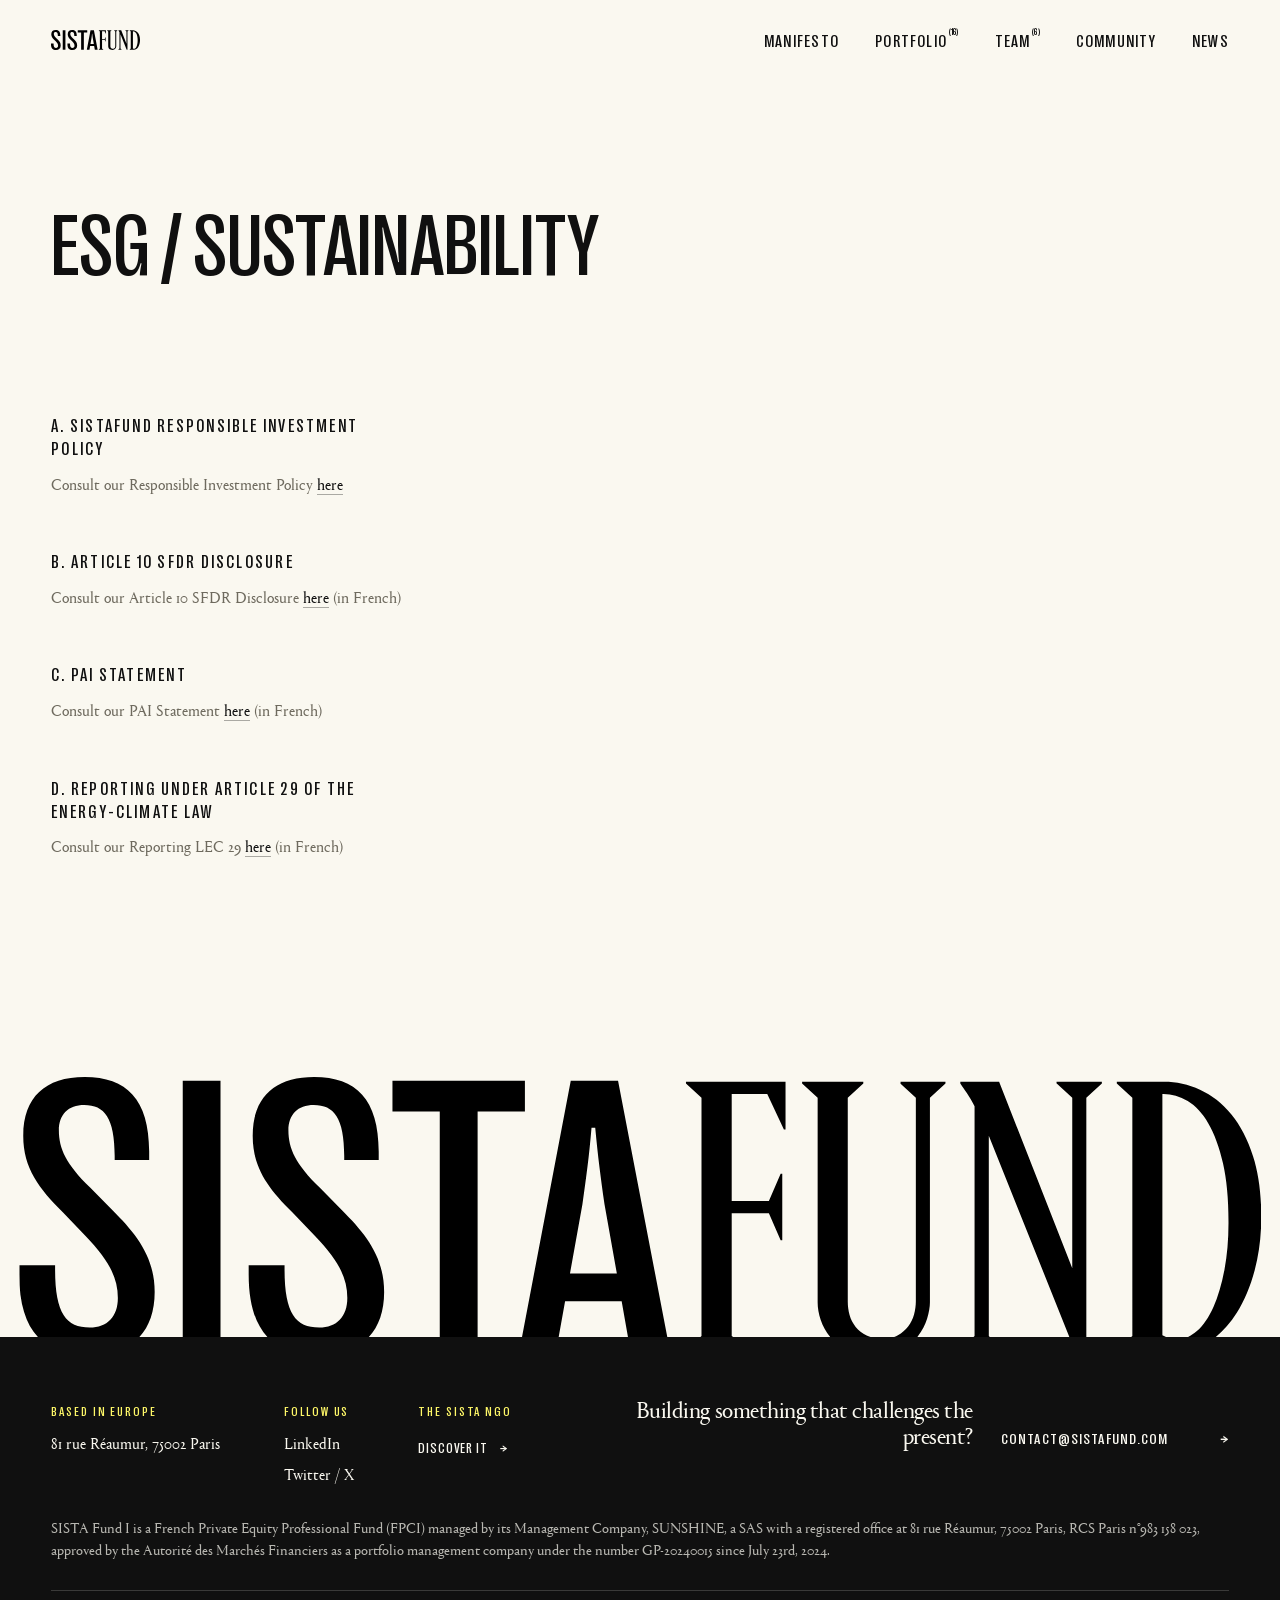
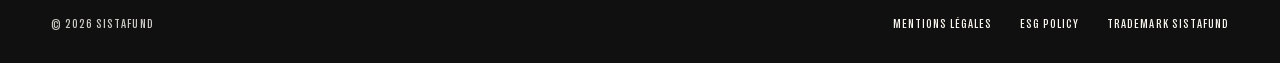
<file: esg.html>
<!DOCTYPE html>
<html lang="en">
<head>
<meta charset="UTF-8">
<meta name="viewport" content="width=device-width, initial-scale=1.0">
<title>SISTAFUND | ESG / Sustainability</title>
<meta name="description" content="SISTAFUND's responsible investment policy, Article 10 SFDR disclosure, PAI statement and Article 29 Energy-Climate Law reporting.">
<link rel="icon" href="data:image/svg+xml,<svg xmlns='http://www.w3.org/2000/svg' viewBox='0 0 100 100'><rect width='100' height='100' fill='%23FFF868'/><text x='50' y='76' font-size='72' font-family='Georgia,serif' text-anchor='middle' fill='%23101010'>S</text></svg>">
<link rel="stylesheet" href="style.css?v=386">
</head>
<body class="loaded nav-ready doc-page">

<header class="nav" id="nav">
  <a href="/" class="nav-logo"><img src="img/logo.svg" alt="SISTAFUND"></a>
  <nav class="nav-links">
    <a href="/manifesto">Manifesto</a>
    <a href="/portfolio">Portfolio<sup class="nav-count">(16)</sup></a>
    <a href="/team">Team<sup class="nav-count">(6)</sup></a>
    <a href="/community">Community</a>
    <a href="/news">News</a>
  </nav>
  <button class="burger" id="burger" aria-label="Menu"><span></span><span></span></button>
</header>

<div class="mobile-menu" id="mobileMenu">
  <a href="/manifesto">Manifesto</a>
  <a href="/portfolio">Portfolio<sup class="nav-count">(16)</sup></a>
  <a href="/team">Team<sup class="nav-count">(6)</sup></a>
  <a href="/community">Community</a>
  <a href="/news">News</a>
</div>

<main class="page">
  <div class="ground">

  <header class="doc-hero">
    <h1 class="doc-title" data-reveal="mask">ESG / Sustainability</h1>
  </header>

  <section class="doc-body">

    <article class="doc-sec" data-reveal="card">
      <h2>A. SISTAFUND Responsible Investment Policy</h2>
      <p>Consult our Responsible Investment Policy <a href="docs/responsible-investment-policy.pdf" target="_blank" rel="noopener">here</a></p>
    </article>

    <article class="doc-sec" data-reveal="card">
      <h2>B. Article 10 SFDR Disclosure</h2>
      <p>Consult our Article 10 SFDR Disclosure <a href="docs/sfdr-article-10.pdf" target="_blank" rel="noopener">here</a> (in French)</p>
    </article>

    <article class="doc-sec" data-reveal="card">
      <h2>C. PAI Statement</h2>
      <p>Consult our PAI Statement <a href="docs/pai-statement.pdf" target="_blank" rel="noopener">here</a> (in French)</p>
    </article>

    <article class="doc-sec" data-reveal="card">
      <h2>D. Reporting under Article 29 of the Energy-Climate Law</h2>
      <p>Consult our Reporting LEC 29 <a href="docs/reporting-lec-29.pdf" target="_blank" rel="noopener">here</a> (in French)</p>
    </article>

  </section>

  <section class="cta">
    <div class="cta-brand" aria-hidden="true"><img src="img/logo.svg" alt=""></div>
  </section>

  </div>
</main>

<footer class="footer">
  <div class="footer-top" id="contact">
    <div class="footer-cols">
      <div class="footer-col">
        <span class="footer-head">Based in Europe</span>
        <p>81 rue Réaumur, 75002 Paris</p>
      </div>
      <div class="footer-col">
        <span class="footer-head">Follow us</span>
        <a href="https://www.linkedin.com/company/sistafund/" target="_blank" rel="noopener">LinkedIn</a>
        <a href="https://twitter.com/wearesista" target="_blank" rel="noopener">Twitter / X</a>
      </div>
      <a class="footer-col footer-col--go" href="https://www.wearesista.com/" target="_blank" rel="noopener">
        <span class="footer-head">The Sista NGO</span>
        <span class="footer-go">Discover it <span class="btn-arrow">&rarr;</span></span>
      </a>
    </div>
    <div class="footer-say">
      <h2 class="cta-title">
        <span class="line"><span>Building something that challenges the present?</span></span>
      </h2>
      <a href="mailto:contact@sistafund.com" class="btn btn-light cta-btn">contact@sistafund.com <span class="btn-arrow">&rarr;</span></a>
    </div>
  </div>
  <div class="footer-legal-block">
    <p class="footer-legal">SISTA Fund I is a French Private Equity Professional Fund (FPCI) managed by its Management Company, SUNSHINE, a SAS with a registered office at 81 rue R&eacute;aumur, 75002 Paris, RCS Paris n&deg;983 158 023, approved by the Autorit&eacute; des March&eacute;s Financiers as a portfolio management company under the number GP-20240015 since July 23rd, 2024.</p>
  </div>
  <div class="footer-bottom">
    <span class="footer-copy">&copy; 2026 SISTAFUND</span>
    <div class="footer-notes"><a href="/legal">Mentions légales</a><a href="/esg">ESG Policy</a><span>Trademark SISTAFUND</span></div>
  </div>
</footer>

<script>
  const nav = document.getElementById('nav');
  addEventListener('scroll', () => nav.classList.toggle('scrolled', scrollY > 60), { passive: true });
  const burger = document.getElementById('burger'), mm = document.getElementById('mobileMenu');
  burger.addEventListener('click', () => { burger.classList.toggle('open'); mm.classList.toggle('open'); });
  mm.querySelectorAll('a').forEach(a => a.addEventListener('click', () => { burger.classList.remove('open'); mm.classList.remove('open'); }));</script>
<script src="wall.js?v=2"></script>
<script src="data.js?v=22"></script>
<script src="reveal.js?v=52"></script>

</body>
</html>
</file>
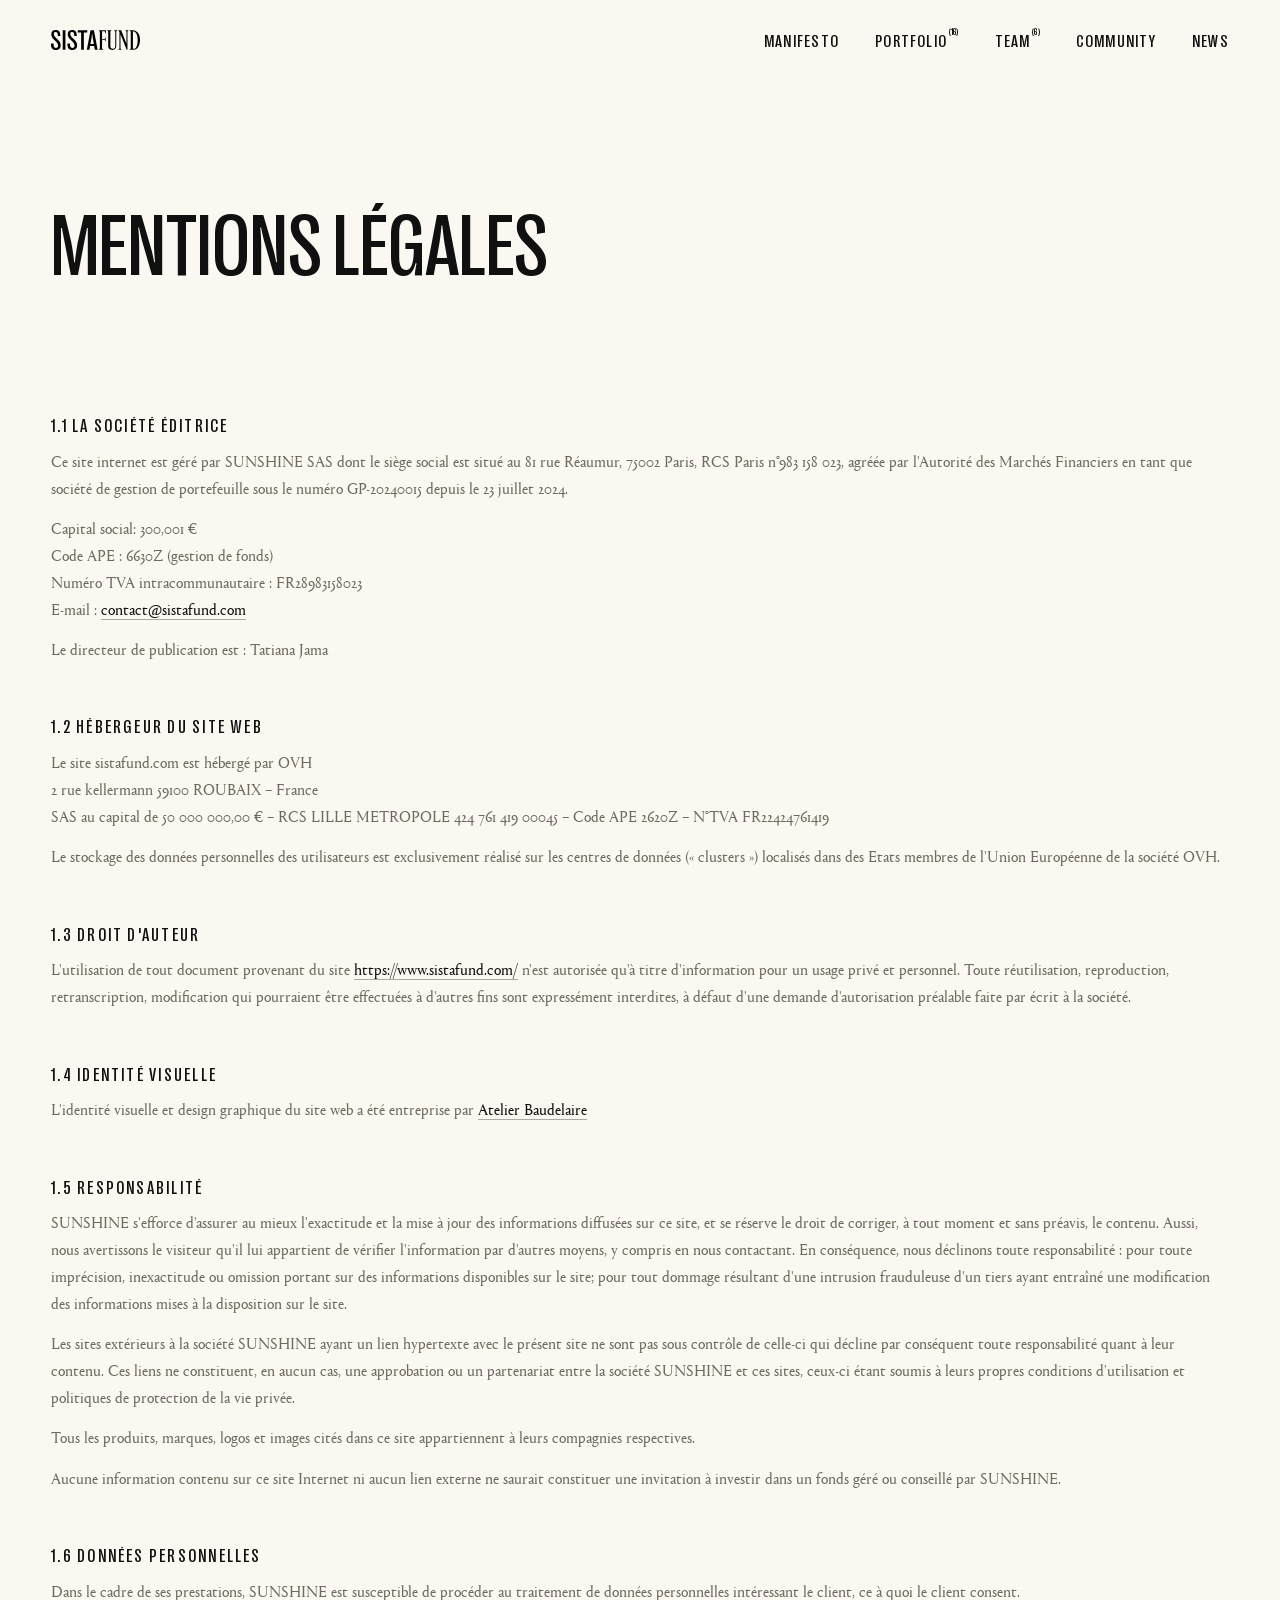
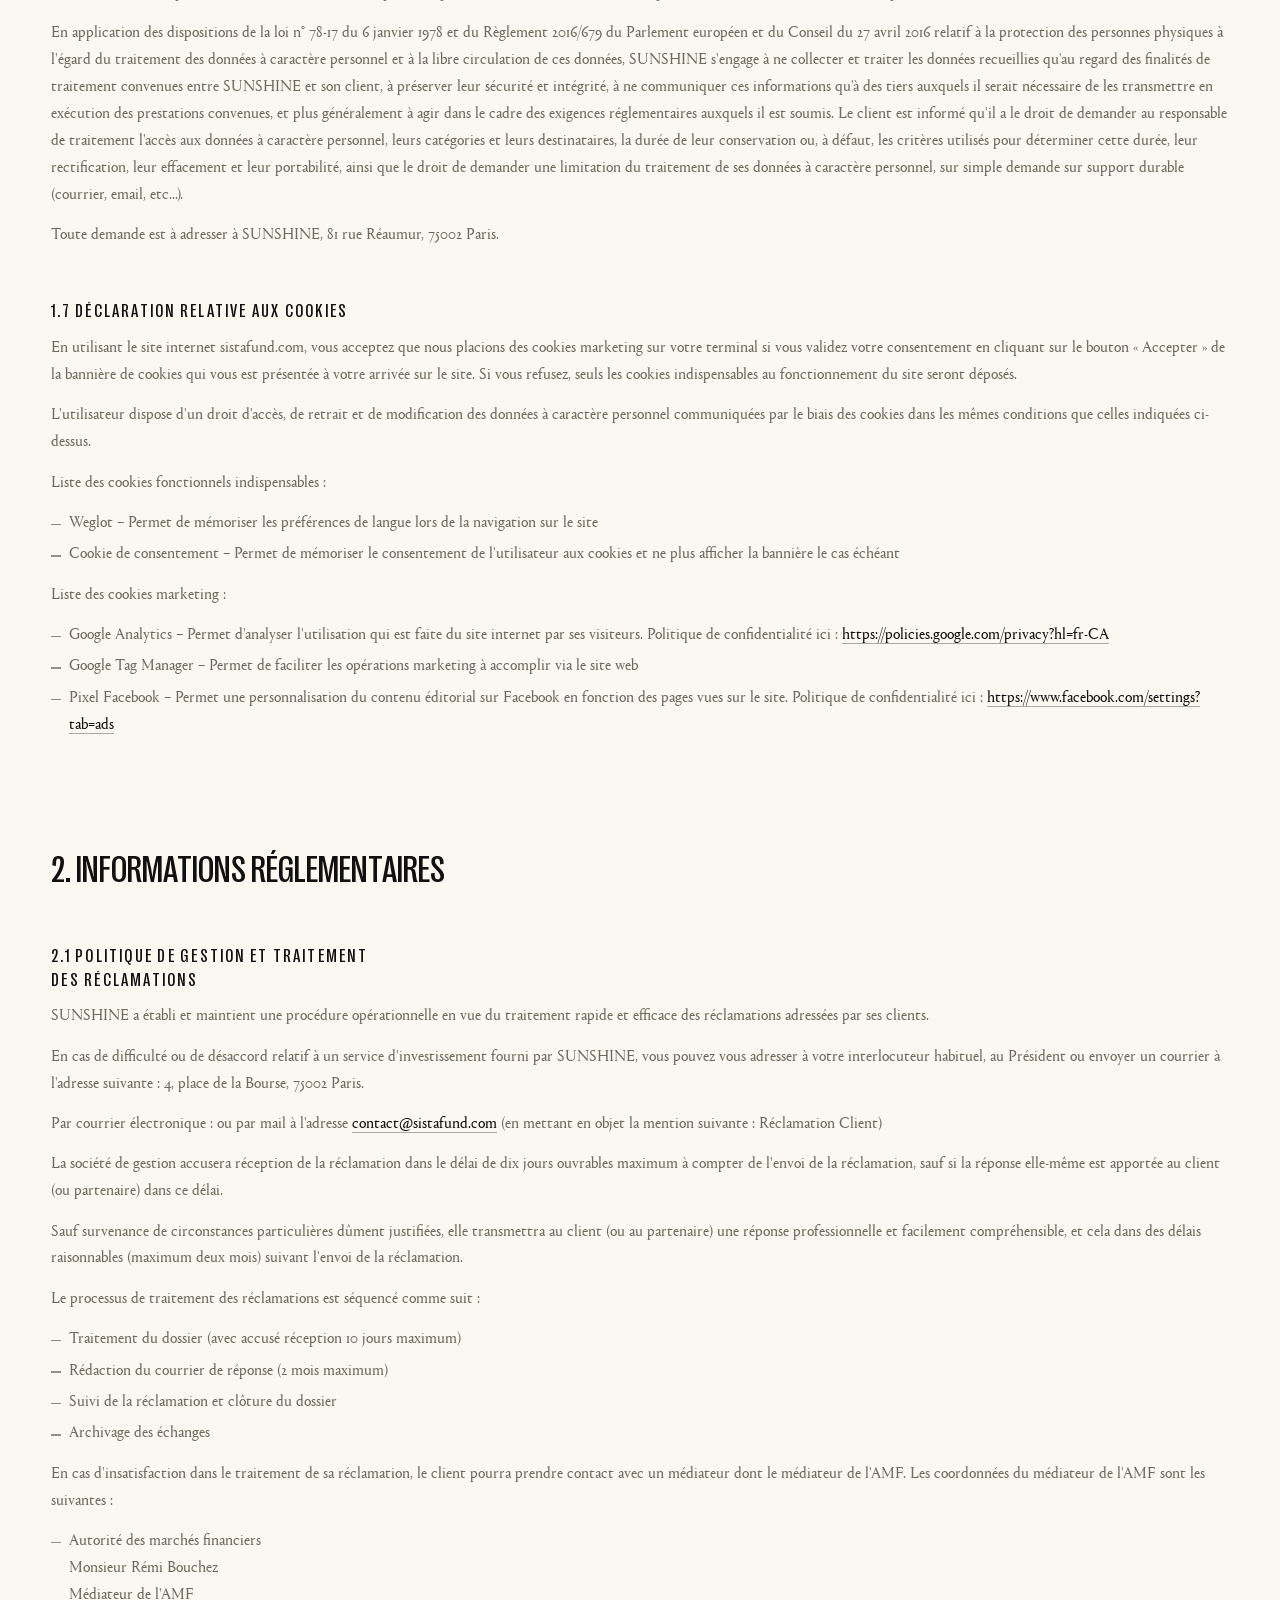
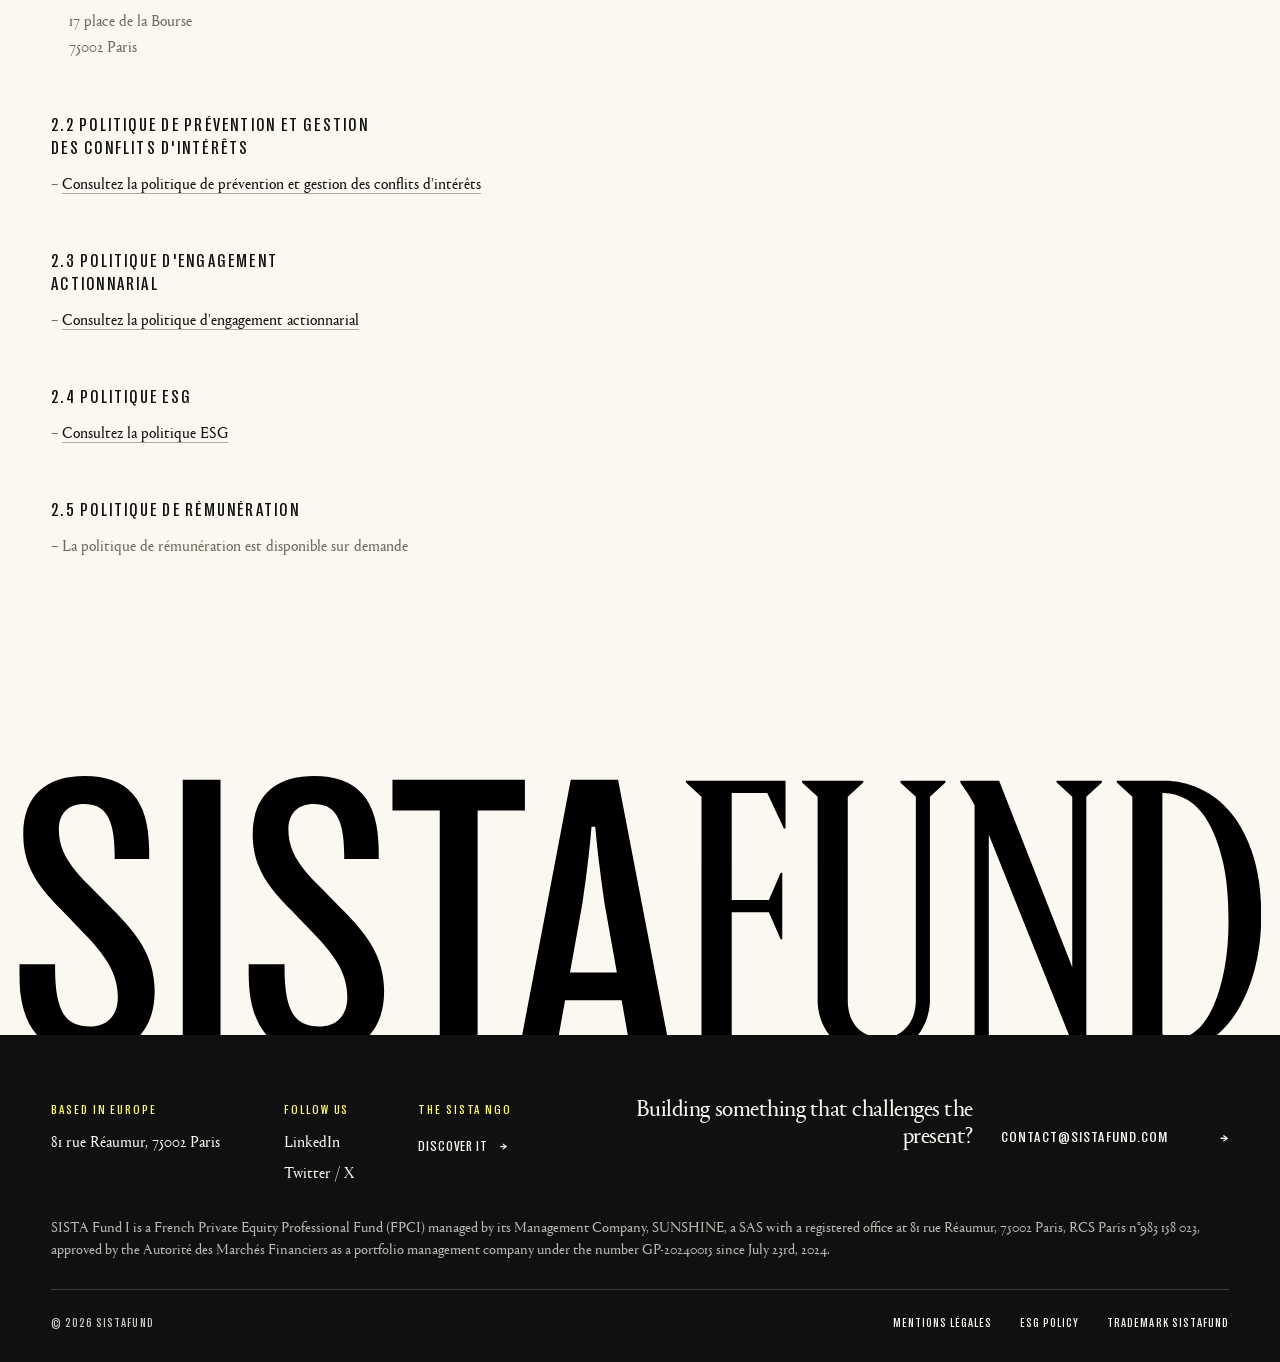
<file: legal.html>
<!DOCTYPE html>
<html lang="fr">
<head>
<meta charset="UTF-8">
<meta name="viewport" content="width=device-width, initial-scale=1.0">
<title>SISTAFUND | Mentions légales</title>
<meta name="description" content="Mentions légales de SISTAFUND — société éditrice, hébergeur, droit d'auteur, responsabilité, données personnelles, cookies et informations réglementaires.">
<link rel="icon" href="data:image/svg+xml,<svg xmlns='http://www.w3.org/2000/svg' viewBox='0 0 100 100'><rect width='100' height='100' fill='%23FFF868'/><text x='50' y='76' font-size='72' font-family='Georgia,serif' text-anchor='middle' fill='%23101010'>S</text></svg>">
<link rel="stylesheet" href="style.css?v=386">
</head>
<body class="loaded nav-ready doc-page">

<header class="nav" id="nav">
  <a href="/" class="nav-logo"><img src="img/logo.svg" alt="SISTAFUND"></a>
  <nav class="nav-links">
    <a href="/manifesto">Manifesto</a>
    <a href="/portfolio">Portfolio<sup class="nav-count">(16)</sup></a>
    <a href="/team">Team<sup class="nav-count">(6)</sup></a>
    <a href="/community">Community</a>
    <a href="/news">News</a>
  </nav>
  <button class="burger" id="burger" aria-label="Menu"><span></span><span></span></button>
</header>

<div class="mobile-menu" id="mobileMenu">
  <a href="/manifesto">Manifesto</a>
  <a href="/portfolio">Portfolio<sup class="nav-count">(16)</sup></a>
  <a href="/team">Team<sup class="nav-count">(6)</sup></a>
  <a href="/community">Community</a>
  <a href="/news">News</a>
</div>

<main class="page">
  <div class="ground">

  <header class="doc-hero">
    <h1 class="doc-title" data-reveal="mask">Mentions légales</h1>
  </header>

  <section class="doc-body">

    <article class="doc-sec" data-reveal="card">
      <h2>1.1 La société éditrice</h2>
      <p>Ce site internet est géré par SUNSHINE SAS dont le siège social est situé au 81 rue Réaumur, 75002 Paris, RCS Paris n°983 158 023, agréée par l'Autorité des Marchés Financiers en tant que société de gestion de portefeuille sous le numéro GP-20240015 depuis le 23 juillet 2024.</p>
      <p>Capital social: 300,001 €<br>
         Code APE : 6630Z (gestion de fonds)<br>
         Numéro TVA intracommunautaire : FR28983158023<br>
         E-mail : <a href="mailto:contact@sistafund.com">contact@sistafund.com</a></p>
      <p>Le directeur de publication est : Tatiana Jama</p>
    </article>

    <article class="doc-sec" data-reveal="card">
      <h2>1.2 Hébergeur du site web</h2>
      <p>Le site sistafund.com est hébergé par OVH<br>
         2 rue kellermann 59100 ROUBAIX – France<br>
         SAS au capital de 50 000 000,00 € – RCS LILLE METROPOLE 424 761 419 00045 – Code APE 2620Z – N°TVA FR22424761419</p>
      <p>Le stockage des données personnelles des utilisateurs est exclusivement réalisé sur les centres de données (« clusters ») localisés dans des Etats membres de l'Union Européenne de la société OVH.</p>
    </article>

    <article class="doc-sec" data-reveal="card">
      <h2>1.3 Droit d'auteur</h2>
      <p>L'utilisation de tout document provenant du site <a href="https://www.sistafund.com/">https://www.sistafund.com/</a> n'est autorisée qu'à titre d'information pour un usage privé et personnel. Toute réutilisation, reproduction, retranscription, modification qui pourraient être effectuées à d'autres fins sont expressément interdites, à défaut d'une demande d'autorisation préalable faite par écrit à la société.</p>
    </article>

    <article class="doc-sec" data-reveal="card">
      <h2>1.4 Identité visuelle</h2>
      <p>L'identité visuelle et design graphique du site web a été entreprise par <a href="https://atelierbaudelaire.com/fr" target="_blank" rel="noopener">Atelier Baudelaire</a></p>
    </article>

    <article class="doc-sec" data-reveal="card">
      <h2>1.5 Responsabilité</h2>
      <p>SUNSHINE s'efforce d'assurer au mieux l'exactitude et la mise à jour des informations diffusées sur ce site, et se réserve le droit de corriger, à tout moment et sans préavis, le contenu. Aussi, nous avertissons le visiteur qu'il lui appartient de vérifier l'information par d'autres moyens, y compris en nous contactant. En conséquence, nous déclinons toute responsabilité : pour toute imprécision, inexactitude ou omission portant sur des informations disponibles sur le site; pour tout dommage résultant d'une intrusion frauduleuse d'un tiers ayant entraîné une modification des informations mises à la disposition sur le site.</p>
      <p>Les sites extérieurs à la société SUNSHINE ayant un lien hypertexte avec le présent site ne sont pas sous contrôle de celle-ci qui décline par conséquent toute responsabilité quant à leur contenu. Ces liens ne constituent, en aucun cas, une approbation ou un partenariat entre la société SUNSHINE et ces sites, ceux-ci étant soumis à leurs propres conditions d'utilisation et politiques de protection de la vie privée.</p>
      <p>Tous les produits, marques, logos et images cités dans ce site appartiennent à leurs compagnies respectives.</p>
      <p>Aucune information contenu sur ce site Internet ni aucun lien externe ne saurait constituer une invitation à investir dans un fonds géré ou conseillé par SUNSHINE.</p>
    </article>

    <article class="doc-sec" data-reveal="card">
      <h2>1.6 Données personnelles</h2>
      <p>Dans le cadre de ses prestations, SUNSHINE est susceptible de procéder au traitement de données personnelles intéressant le client, ce à quoi le client consent.</p>
      <p>En application des dispositions de la loi n° 78-17 du 6 janvier 1978 et du Règlement 2016/679 du Parlement européen et du Conseil du 27 avril 2016 relatif à la protection des personnes physiques à l'égard du traitement des données à caractère personnel et à la libre circulation de ces données, SUNSHINE s'engage à ne collecter et traiter les données recueillies qu'au regard des finalités de traitement convenues entre SUNSHINE et son client, à préserver leur sécurité et intégrité, à ne communiquer ces informations qu'à des tiers auxquels il serait nécessaire de les transmettre en exécution des prestations convenues, et plus généralement à agir dans le cadre des exigences réglementaires auxquels il est soumis. Le client est informé qu'il a le droit de demander au responsable de traitement l'accès aux données à caractère personnel, leurs catégories et leurs destinataires, la durée de leur conservation ou, à défaut, les critères utilisés pour déterminer cette durée, leur rectification, leur effacement et leur portabilité, ainsi que le droit de demander une limitation du traitement de ses données à caractère personnel, sur simple demande sur support durable (courrier, email, etc…).</p>
      <p>Toute demande est à adresser à SUNSHINE, 81 rue Réaumur, 75002 Paris.</p>
    </article>

    <article class="doc-sec" data-reveal="card">
      <h2>1.7 Déclaration relative aux cookies</h2>
      <p>En utilisant le site internet sistafund.com, vous acceptez que nous placions des cookies marketing sur votre terminal si vous validez votre consentement en cliquant sur le bouton « Accepter » de la bannière de cookies qui vous est présentée à votre arrivée sur le site. Si vous refusez, seuls les cookies indispensables au fonctionnement du site seront déposés.</p>
      <p>L'utilisateur dispose d'un droit d'accès, de retrait et de modification des données à caractère personnel communiquées par le biais des cookies dans les mêmes conditions que celles indiquées ci-dessus.</p>
      <p>Liste des cookies fonctionnels indispensables :</p>
      <ul>
        <li>Weglot – Permet de mémoriser les préférences de langue lors de la navigation sur le site</li>
        <li>Cookie de consentement – Permet de mémoriser le consentement de l'utilisateur aux cookies et ne plus afficher la bannière le cas échéant</li>
      </ul>
      <p>Liste des cookies marketing :</p>
      <ul>
        <li>Google Analytics – Permet d'analyser l'utilisation qui est faite du site internet par ses visiteurs. Politique de confidentialité ici : <a href="https://policies.google.com/privacy?hl=fr-CA" target="_blank" rel="noopener">https://policies.google.com/privacy?hl=fr-CA</a></li>
        <li>Google Tag Manager – Permet de faciliter les opérations marketing à accomplir via le site web</li>
        <li>Pixel Facebook – Permet une personnalisation du contenu éditorial sur Facebook en fonction des pages vues sur le site. Politique de confidentialité ici : <a href="https://www.facebook.com/settings?tab=ads" target="_blank" rel="noopener">https://www.facebook.com/settings?tab=ads</a></li>
      </ul>
    </article>

    <h2 class="doc-part" data-reveal="card">2. Informations réglementaires</h2>

    <article class="doc-sec" data-reveal="card">
      <h2>2.1 Politique de gestion et traitement des réclamations</h2>
      <p>SUNSHINE a établi et maintient une procédure opérationnelle en vue du traitement rapide et efficace des réclamations adressées par ses clients.</p>
      <p>En cas de difficulté ou de désaccord relatif à un service d'investissement fourni par SUNSHINE, vous pouvez vous adresser à votre interlocuteur habituel, au Président ou envoyer un courrier à l'adresse suivante : 4, place de la Bourse, 75002 Paris.</p>
      <p>Par courrier électronique : ou par mail à l'adresse <a href="mailto:contact@sistafund.com">contact@sistafund.com</a> (en mettant en objet la mention suivante : Réclamation Client)</p>
      <p>La société de gestion accusera réception de la réclamation dans le délai de dix jours ouvrables maximum à compter de l'envoi de la réclamation, sauf si la réponse elle-même est apportée au client (ou partenaire) dans ce délai.</p>
      <p>Sauf survenance de circonstances particulières dûment justifiées, elle transmettra au client (ou au partenaire) une réponse professionnelle et facilement compréhensible, et cela dans des délais raisonnables (maximum deux mois) suivant l'envoi de la réclamation.</p>
      <p>Le processus de traitement des réclamations est séquencé comme suit :</p>
      <ul>
        <li>Traitement du dossier (avec accusé réception 10 jours maximum)</li>
        <li>Rédaction du courrier de réponse (2 mois maximum)</li>
        <li>Suivi de la réclamation et clôture du dossier</li>
        <li>Archivage des échanges</li>
      </ul>
      <p>En cas d'insatisfaction dans le traitement de sa réclamation, le client pourra prendre contact avec un médiateur dont le médiateur de l'AMF. Les coordonnées du médiateur de l'AMF sont les suivantes :</p>
      <ul>
        <li>Autorité des marchés financiers<br>
            Monsieur Rémi Bouchez<br>
            Médiateur de l'AMF<br>
            17 place de la Bourse<br>
            75002 Paris</li>
      </ul>
    </article>

    <article class="doc-sec" data-reveal="card">
      <h2>2.2 Politique de prévention et gestion des conflits d'intérêts</h2>
      <p>– <a href="docs/conflits-interets.pdf" target="_blank" rel="noopener">Consultez la politique de prévention et gestion des conflits d'intérêts</a></p>
    </article>

    <article class="doc-sec" data-reveal="card">
      <h2>2.3 Politique d'engagement actionnarial</h2>
      <p>– <a href="docs/engagement-actionnarial.pdf" target="_blank" rel="noopener">Consultez la politique d'engagement actionnarial</a></p>
    </article>

    <article class="doc-sec" data-reveal="card">
      <h2>2.4 Politique ESG</h2>
      <p>– <a href="docs/responsible-investment-policy.pdf" target="_blank" rel="noopener">Consultez la politique ESG</a></p>
    </article>

    <article class="doc-sec" data-reveal="card">
      <h2>2.5 Politique de rémunération</h2>
      <p>– La politique de rémunération est disponible sur demande</p>
    </article>

  </section>

  <section class="cta">
    <div class="cta-brand" aria-hidden="true"><img src="img/logo.svg" alt=""></div>
  </section>

  </div>
</main>

<footer class="footer">
  <div class="footer-top" id="contact">
    <div class="footer-cols">
      <div class="footer-col">
        <span class="footer-head">Based in Europe</span>
        <p>81 rue Réaumur, 75002 Paris</p>
      </div>
      <div class="footer-col">
        <span class="footer-head">Follow us</span>
        <a href="https://www.linkedin.com/company/sistafund/" target="_blank" rel="noopener">LinkedIn</a>
        <a href="https://twitter.com/wearesista" target="_blank" rel="noopener">Twitter / X</a>
      </div>
      <a class="footer-col footer-col--go" href="https://www.wearesista.com/" target="_blank" rel="noopener">
        <span class="footer-head">The Sista NGO</span>
        <span class="footer-go">Discover it <span class="btn-arrow">&rarr;</span></span>
      </a>
    </div>
    <div class="footer-say">
      <h2 class="cta-title">
        <span class="line"><span>Building something that challenges the present?</span></span>
      </h2>
      <a href="mailto:contact@sistafund.com" class="btn btn-light cta-btn">contact@sistafund.com <span class="btn-arrow">&rarr;</span></a>
    </div>
  </div>
  <div class="footer-legal-block">
    <p class="footer-legal">SISTA Fund I is a French Private Equity Professional Fund (FPCI) managed by its Management Company, SUNSHINE, a SAS with a registered office at 81 rue R&eacute;aumur, 75002 Paris, RCS Paris n&deg;983 158 023, approved by the Autorit&eacute; des March&eacute;s Financiers as a portfolio management company under the number GP-20240015 since July 23rd, 2024.</p>
  </div>
  <div class="footer-bottom">
    <span class="footer-copy">&copy; 2026 SISTAFUND</span>
    <div class="footer-notes"><a href="/legal">Mentions légales</a><a href="/esg">ESG Policy</a><span>Trademark SISTAFUND</span></div>
  </div>
</footer>

<script>
  const nav = document.getElementById('nav');
  addEventListener('scroll', () => nav.classList.toggle('scrolled', scrollY > 60), { passive: true });
  const burger = document.getElementById('burger'), mm = document.getElementById('mobileMenu');
  burger.addEventListener('click', () => { burger.classList.toggle('open'); mm.classList.toggle('open'); });
  mm.querySelectorAll('a').forEach(a => a.addEventListener('click', () => { burger.classList.remove('open'); mm.classList.remove('open'); }));</script>
<script src="wall.js?v=2"></script>
<script src="data.js?v=22"></script>
<script src="reveal.js?v=52"></script>

</body>
</html>
</file>
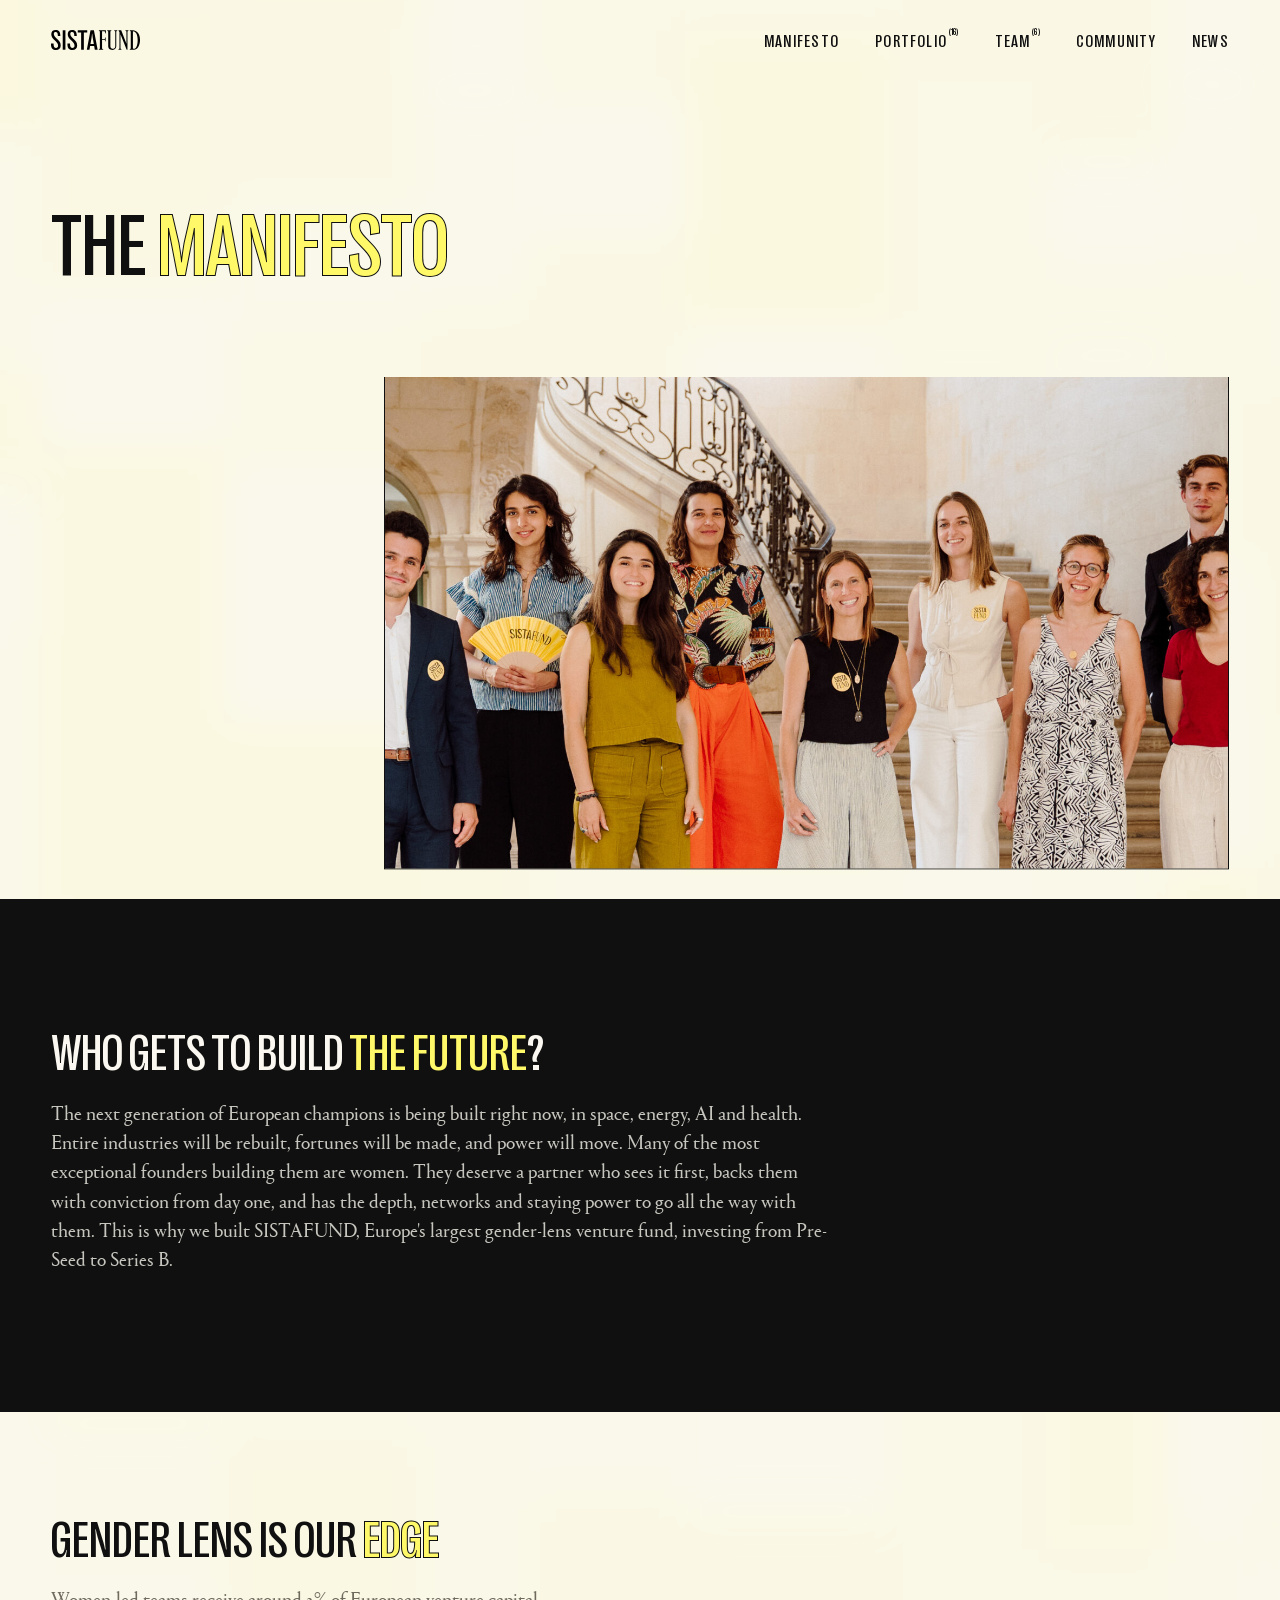
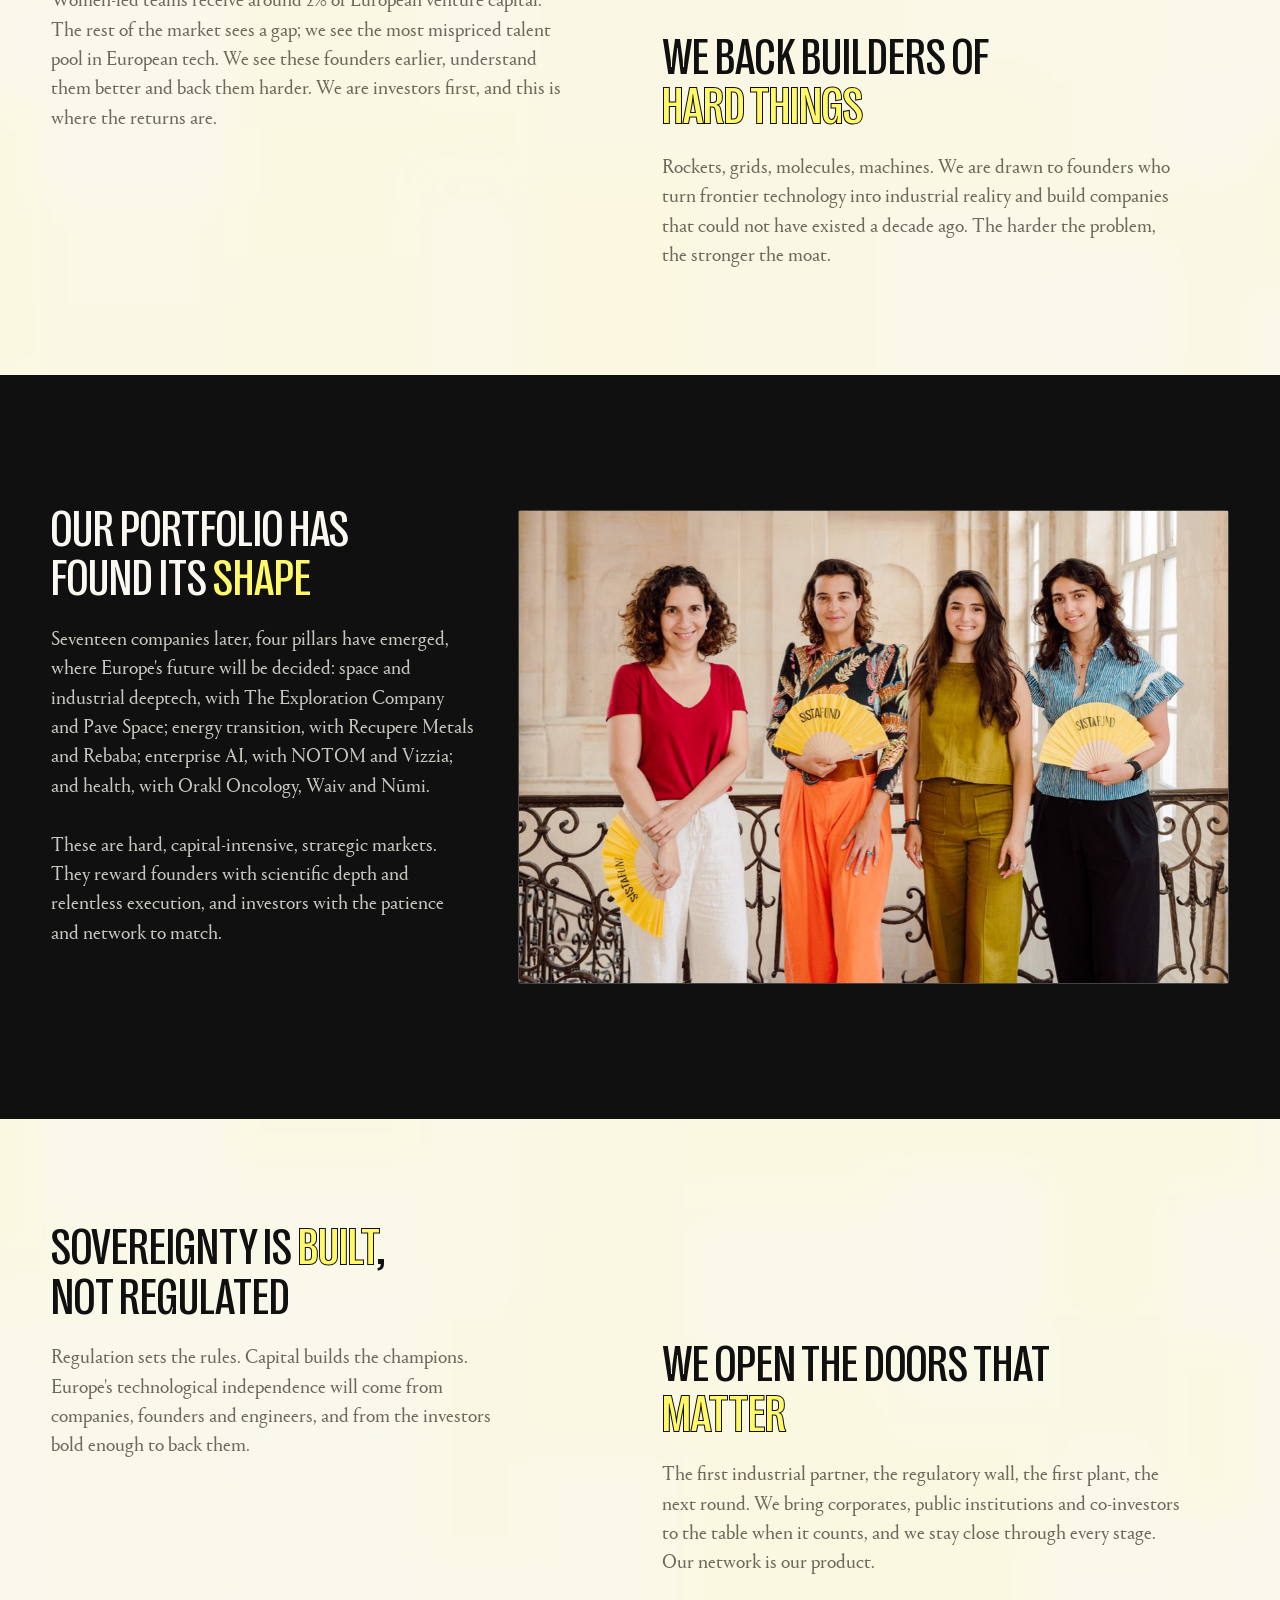
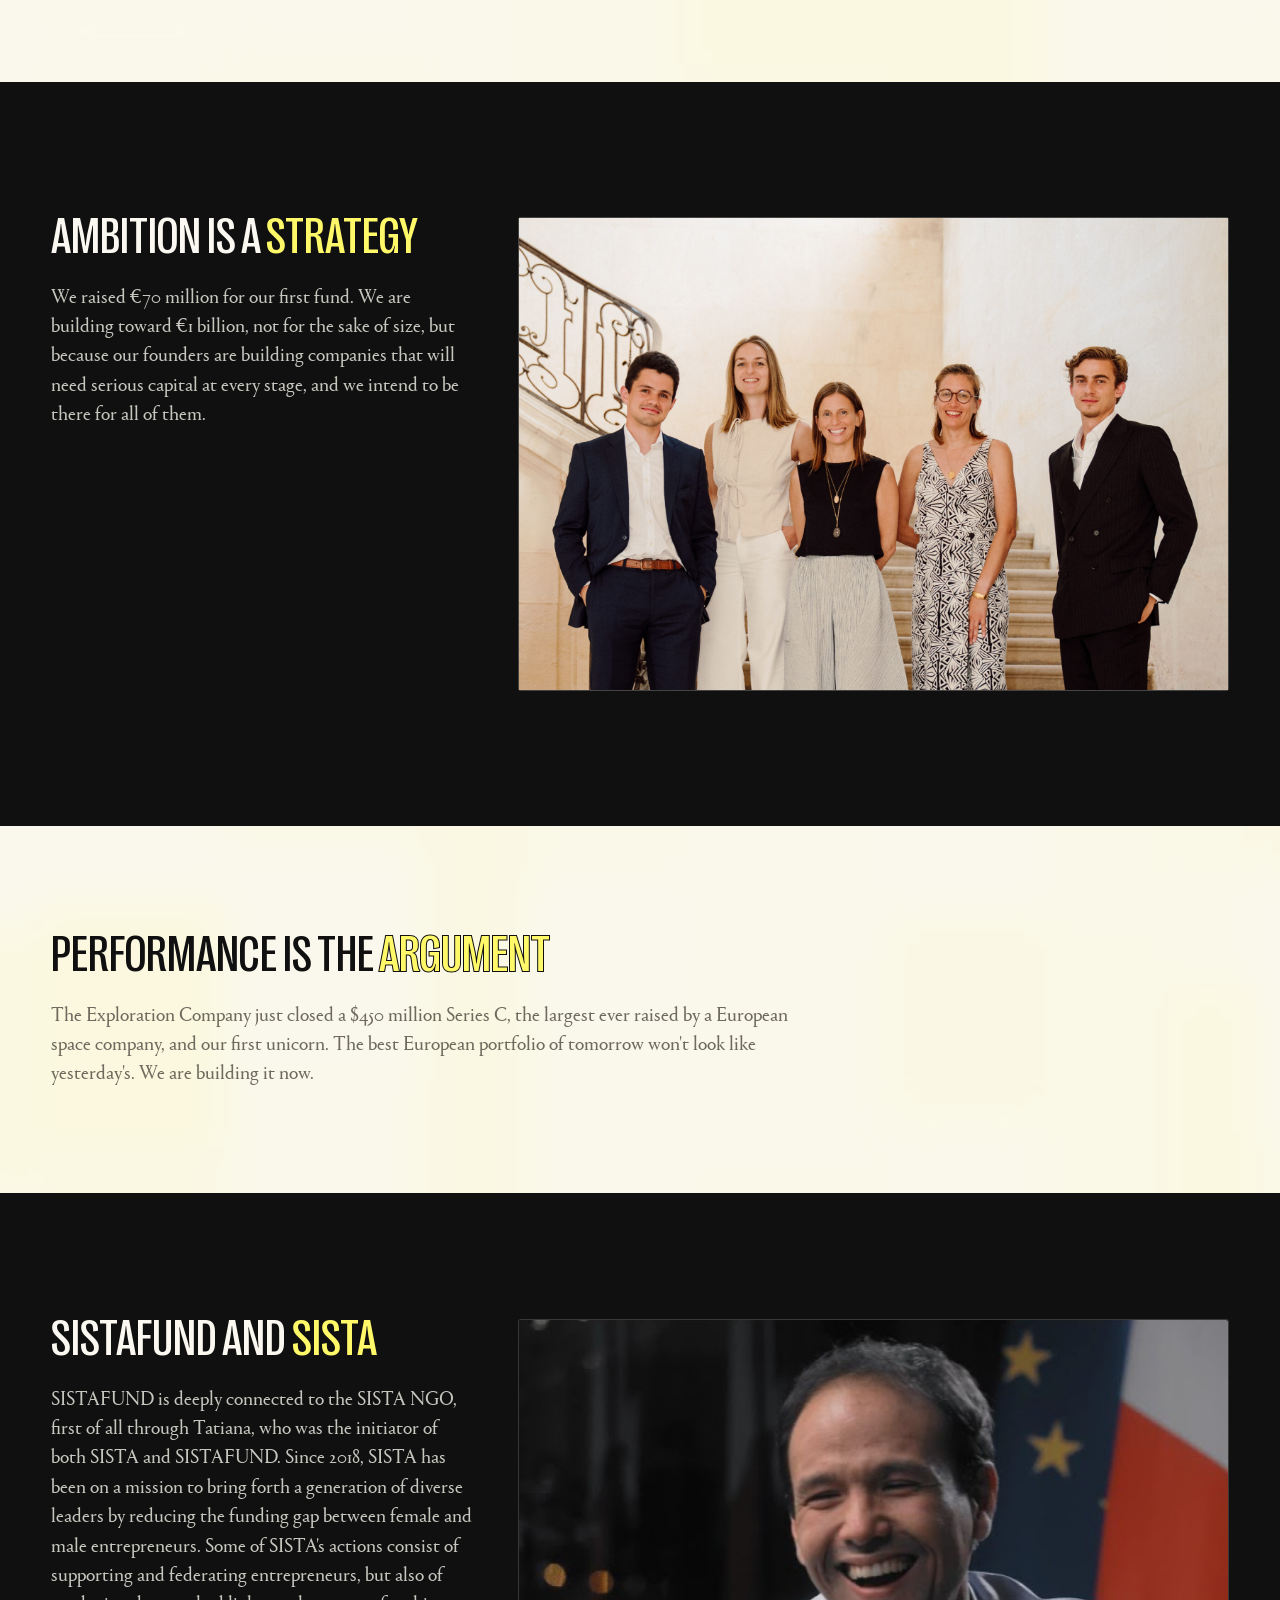
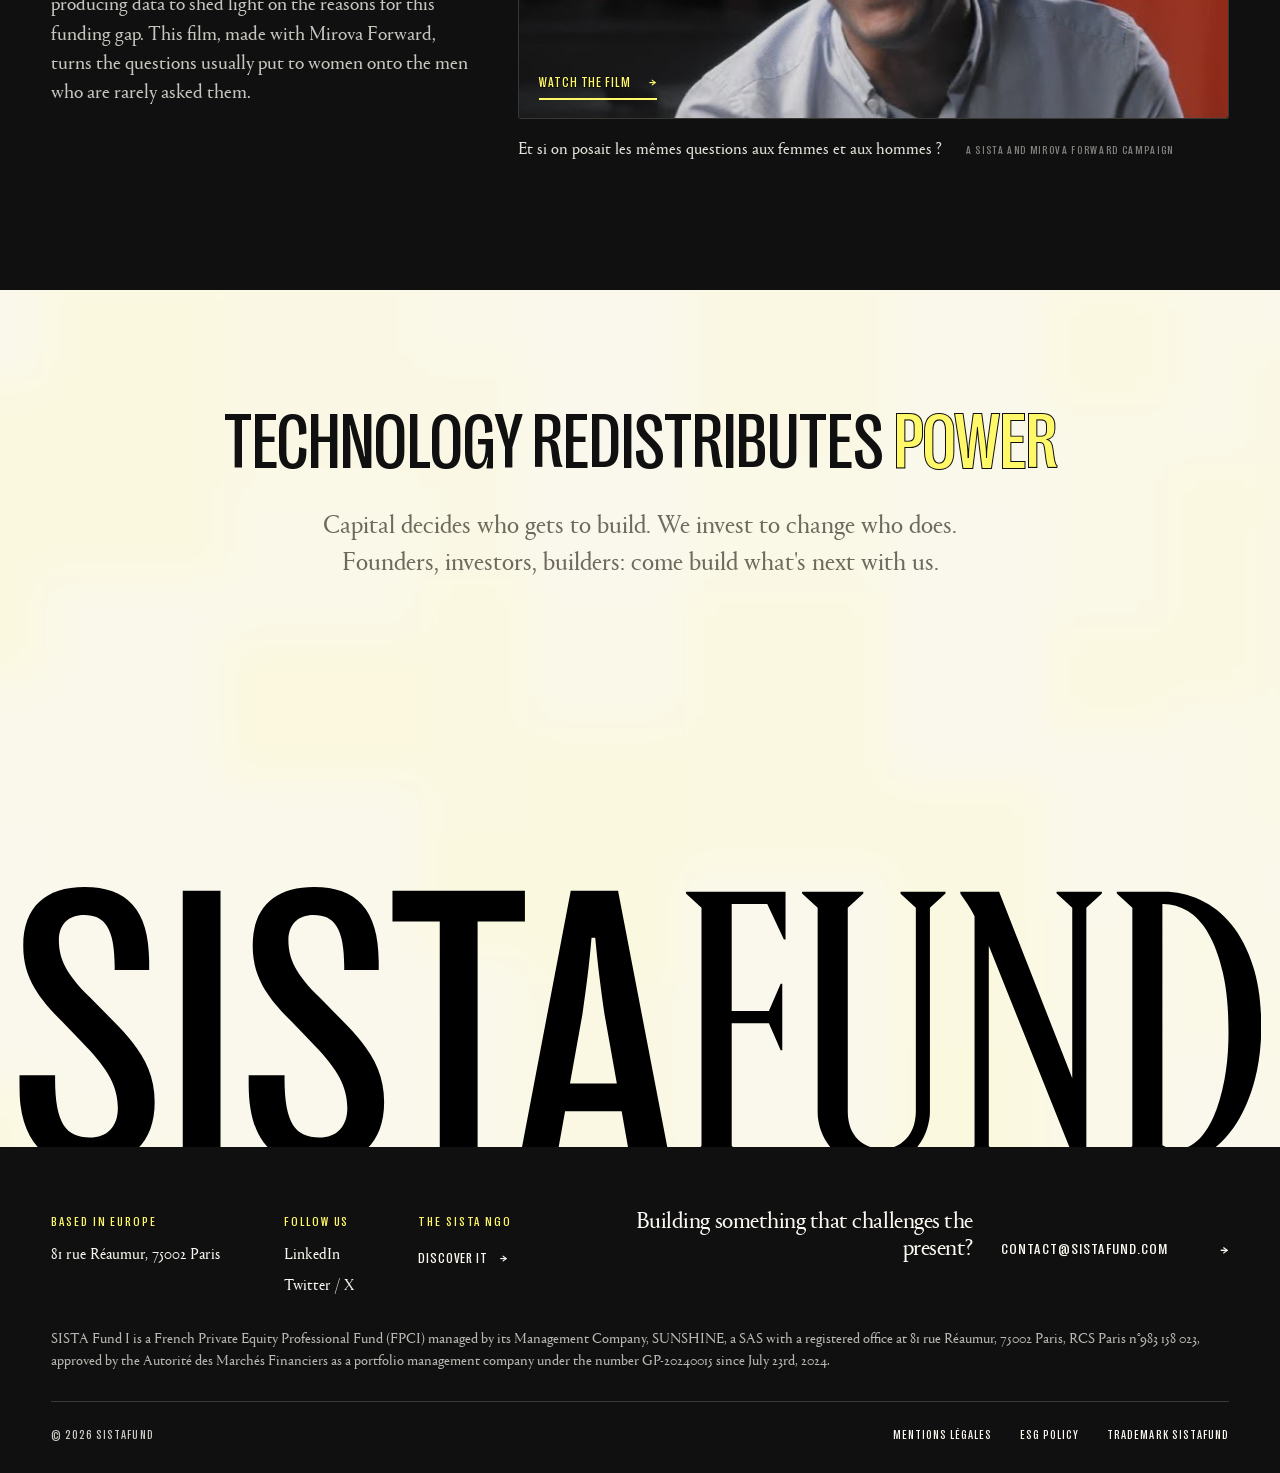
<file: manifesto.html>
<!DOCTYPE html>
<html lang="en">
<head>
<meta charset="UTF-8">
<meta name="viewport" content="width=device-width, initial-scale=1.0">
<title>SISTAFUND | Manifesto</title>
<meta name="description" content="The SISTAFUND manifesto — why gender-balanced teams are a performance strategy, and our commitment to backing exceptional founders, women and gender-balanced teams, across Europe.">
<link rel="icon" href="data:image/svg+xml,<svg xmlns='http://www.w3.org/2000/svg' viewBox='0 0 100 100'><rect width='100' height='100' fill='%23FFF868'/><text x='50' y='76' font-size='72' font-family='Georgia,serif' text-anchor='middle' fill='%23101010'>S</text></svg>">
<link rel="stylesheet" href="style.css?v=403">
</head>
<body class="loaded nav-ready doc-page">

<header class="nav" id="nav">
  <a href="/" class="nav-logo"><img src="img/logo.svg" alt="SISTAFUND"></a>
  <nav class="nav-links">
    <a href="/manifesto">Manifesto</a>
    <a href="/portfolio">Portfolio<sup class="nav-count">(16)</sup></a>
    <a href="/team">Team<sup class="nav-count">(6)</sup></a>
    <a href="/community">Community</a>
    <a href="/news">News</a>
  </nav>
  <button class="burger" id="burger" aria-label="Menu"><span></span><span></span></button>
</header>

<div class="mobile-menu" id="mobileMenu">
    <a href="/manifesto">Manifesto</a>
  <a href="/portfolio">Portfolio<sup class="nav-count">(16)</sup></a>
  <a href="/team">Team<sup class="nav-count">(6)</sup></a>
  <a href="/community">Community</a>
  <a href="/news">News</a>
</div>

<main class="page">
  <div class="ground">
    <div class="hero-wall ground-wall" aria-hidden="true"></div>
  <header class="doc-hero">
    <h1 class="doc-title" data-reveal="mask">The <span class="yw">manifesto</span></h1>
  </header>

  <figure class="doc-photo" data-reveal="image" data-parallax>
    <img src="img/manifesto.jpg" alt="The SISTAFUND community">
  </figure>

  <section class="doc-statements">

    <article class="m-stmt m-stmt--ink m-stmt--intro" data-reveal="card">
      <div class="m-words">
        <h2 class="m-claim">Who gets to build <span class="yw">the future</span>?</h2>
        <p class="m-body">The next generation of European champions is being built right now, in space, energy, AI and health. Entire industries will be rebuilt, fortunes will be made, and power will move. Many of the most exceptional founders building them are women. They deserve a partner who sees it first, backs them with conviction from day one, and has the depth, networks and staying power to go all the way with them. This is why we built SISTAFUND, Europe's largest gender-lens venture fund, investing from Pre-Seed to Series B.</p>
      </div>
    </article>

    <div class="m-pair" data-reveal="card">
      <article class="m-stmt">
        <h2 class="m-claim">Gender lens is our <span class="yw">edge</span></h2>
        <p class="m-body">Women-led teams receive around 2% of European venture capital. The rest of the market sees a gap; we see the most mispriced talent pool in European tech. We see these founders earlier, understand them better and back them harder. We are investors first, and this is where the returns are.</p>
      </article>
      <article class="m-stmt m-stmt--low">
        <h2 class="m-claim">We back builders of <span class="yw">hard things</span></h2>
        <p class="m-body">Rockets, grids, molecules, machines. We are drawn to founders who turn frontier technology into industrial reality and build companies that could not have existed a decade ago. The harder the problem, the stronger the moat.</p>
      </article>
    </div>

    <article class="m-stmt m-stmt--ink" data-reveal="card">
      <div class="m-words">
        <h2 class="m-claim">Our portfolio has found its <span class="yw">shape</span></h2>
        <p class="m-body">Seventeen companies later, four pillars have emerged, where Europe's future will be decided: space and industrial deeptech, with The Exploration Company and Pave Space; energy transition, with Recupere Metals and Rebaba; enterprise AI, with NOTOM and Vizzia; and health, with Orakl Oncology, Waiv and N&#363;mi.<br><br>These are hard, capital-intensive, strategic markets. They reward founders with scientific depth and relentless execution, and investors with the patience and network to match.</p>
      </div>
      <figure class="m-shot">
        <img src="img/life/pf-founders.jpg" alt="Founders backed by SISTAFUND" loading="lazy">
      </figure>
    </article>

    <div class="m-pair" data-reveal="card">
      <article class="m-stmt">
        <h2 class="m-claim">Sovereignty is <span class="yw">built</span>, not regulated</h2>
        <p class="m-body" style="width:min(44ch,100%)">Regulation sets the rules. Capital builds the champions. Europe's technological independence will come from companies, founders and engineers, and from the investors bold enough to back them.</p>
      </article>
      <article class="m-stmt m-stmt--low">
        <h2 class="m-claim">We open the doors that <span class="yw">matter</span></h2>
        <p class="m-body">The first industrial partner, the regulatory wall, the first plant, the next round. We bring corporates, public institutions and co-investors to the table when it counts, and we stay close through every stage. Our network is our product.</p>
      </article>
    </div>

    <article class="m-stmt m-stmt--ink" data-reveal="card">
      <div class="m-words">
        <h2 class="m-claim">Ambition is a <span class="yw">strategy</span></h2>
        <p class="m-body">We raised &euro;70 million for our first fund. We are building toward &euro;1 billion, not for the sake of size, but because our founders are building companies that will need serious capital at every stage, and we intend to be there for all of them.</p>
      </div>
      <figure class="m-shot">
        <img src="img/hero.jpg" alt="The SISTAFUND team" loading="lazy">
      </figure>
    </article>

    <article class="m-stmt m-stmt--wide" data-reveal="card">
      <h2 class="m-claim">Performance is the <span class="yw">argument</span></h2>
      <p class="m-body">The Exploration Company just closed a $450 million Series C, the largest ever raised by a European space company, and our first unicorn. The best European portfolio of tomorrow won't look like yesterday's. We are building it now.</p>
    </article>

    <section class="m-band" data-reveal="card">
      <div class="m-words">
        <h2 class="m-claim">SISTAFUND and <span class="yw">SISTA</span></h2>

        <p class="m-body">SISTAFUND is deeply connected to the SISTA NGO, first of all through Tatiana, who was the initiator of both SISTA and SISTAFUND. Since 2018, SISTA has been on a mission to bring forth a generation of diverse leaders by reducing the funding gap between female and male entrepreneurs. Some of SISTA's actions consist of supporting and federating entrepreneurs, but also of producing data to shed light on the reasons for this funding gap. This film, made with Mirova Forward, turns the questions usually put to women onto the men who are rarely asked them.</p>
      </div>
      <figure class="m-film">
        <div class="m-plate" data-video="etc3u9j-sXU">
          <img src="img/film-poster.jpg" alt="Eight male executives answering the questions usually put to women" loading="lazy">
          <button class="m-play" type="button" aria-label="Play the film">Watch the film <span class="btn-arrow">&rarr;</span></button>
        </div>
        <figcaption class="m-film-cap">
          <span class="m-film-title">Et si on posait les mêmes questions aux femmes et aux hommes&nbsp;?</span>
          <span class="m-film-credit">A SISTA and Mirova Forward campaign</span>
        </figcaption>
      </figure>
    </section>

  </section>

  <section class="m-legacy" data-reveal>
    <h2 class="m-legacy-title">Technology redistributes <span class="yw">power</span></h2>
    <p class="m-legacy-sub">Capital decides who gets to build. We invest to change who does. Founders, investors, builders: come build what's next with us.</p>
  </section>

  <section class="cta">
    <div class="cta-brand" aria-hidden="true"><img src="img/logo.svg" alt=""></div>
  </section>

  </div>
</main>

<footer class="footer">
  <div class="footer-top" id="contact">
    <div class="footer-cols">
      <div class="footer-col">
        <span class="footer-head">Based in Europe</span>
        <p>81 rue Réaumur, 75002 Paris</p>
      </div>
      <div class="footer-col">
        <span class="footer-head">Follow us</span>
        <a href="https://www.linkedin.com/company/sistafund/" target="_blank" rel="noopener">LinkedIn</a>
        <a href="https://twitter.com/wearesista" target="_blank" rel="noopener">Twitter / X</a>
      </div>
      <a class="footer-col footer-col--go" href="https://www.wearesista.com/" target="_blank" rel="noopener">
        <span class="footer-head">The Sista NGO</span>
        <span class="footer-go">Discover it <span class="btn-arrow">&rarr;</span></span>
      </a>
    </div>
    <div class="footer-say">
      <h2 class="cta-title">
        <span class="line"><span>Building something that challenges the present?</span></span>
      </h2>
      <a href="mailto:contact@sistafund.com" class="btn btn-light cta-btn">contact@sistafund.com <span class="btn-arrow">&rarr;</span></a>
    </div>
  </div>
  <div class="footer-legal-block">
    <p class="footer-legal">SISTA Fund I is a French Private Equity Professional Fund (FPCI) managed by its Management Company, SUNSHINE, a SAS with a registered office at 81 rue R&eacute;aumur, 75002 Paris, RCS Paris n&deg;983 158 023, approved by the Autorit&eacute; des March&eacute;s Financiers as a portfolio management company under the number GP-20240015 since July 23rd, 2024.</p>
  </div>
  <div class="footer-bottom">
    <span class="footer-copy">&copy; 2026 SISTAFUND</span>
    <div class="footer-notes"><a href="/mentions-legales">Mentions légales</a><a href="/esg-policy">ESG Policy</a><span>Trademark SISTAFUND</span></div>
  </div>
</footer>

<script>
  const nav = document.getElementById('nav');
  addEventListener('scroll', () => nav.classList.toggle('scrolled', scrollY > 60), { passive: true });
  const burger = document.getElementById('burger'), mm = document.getElementById('mobileMenu');
  burger.addEventListener('click', () => { burger.classList.toggle('open'); mm.classList.toggle('open'); });
  mm.querySelectorAll('a').forEach(a => a.addEventListener('click', () => { burger.classList.remove('open'); mm.classList.remove('open'); }));</script>
<script src="wall.js?v=2"></script>
<script src="data.js?v=22"></script>
<script src="reveal.js?v=52"></script>

</body>
</html>
</file>
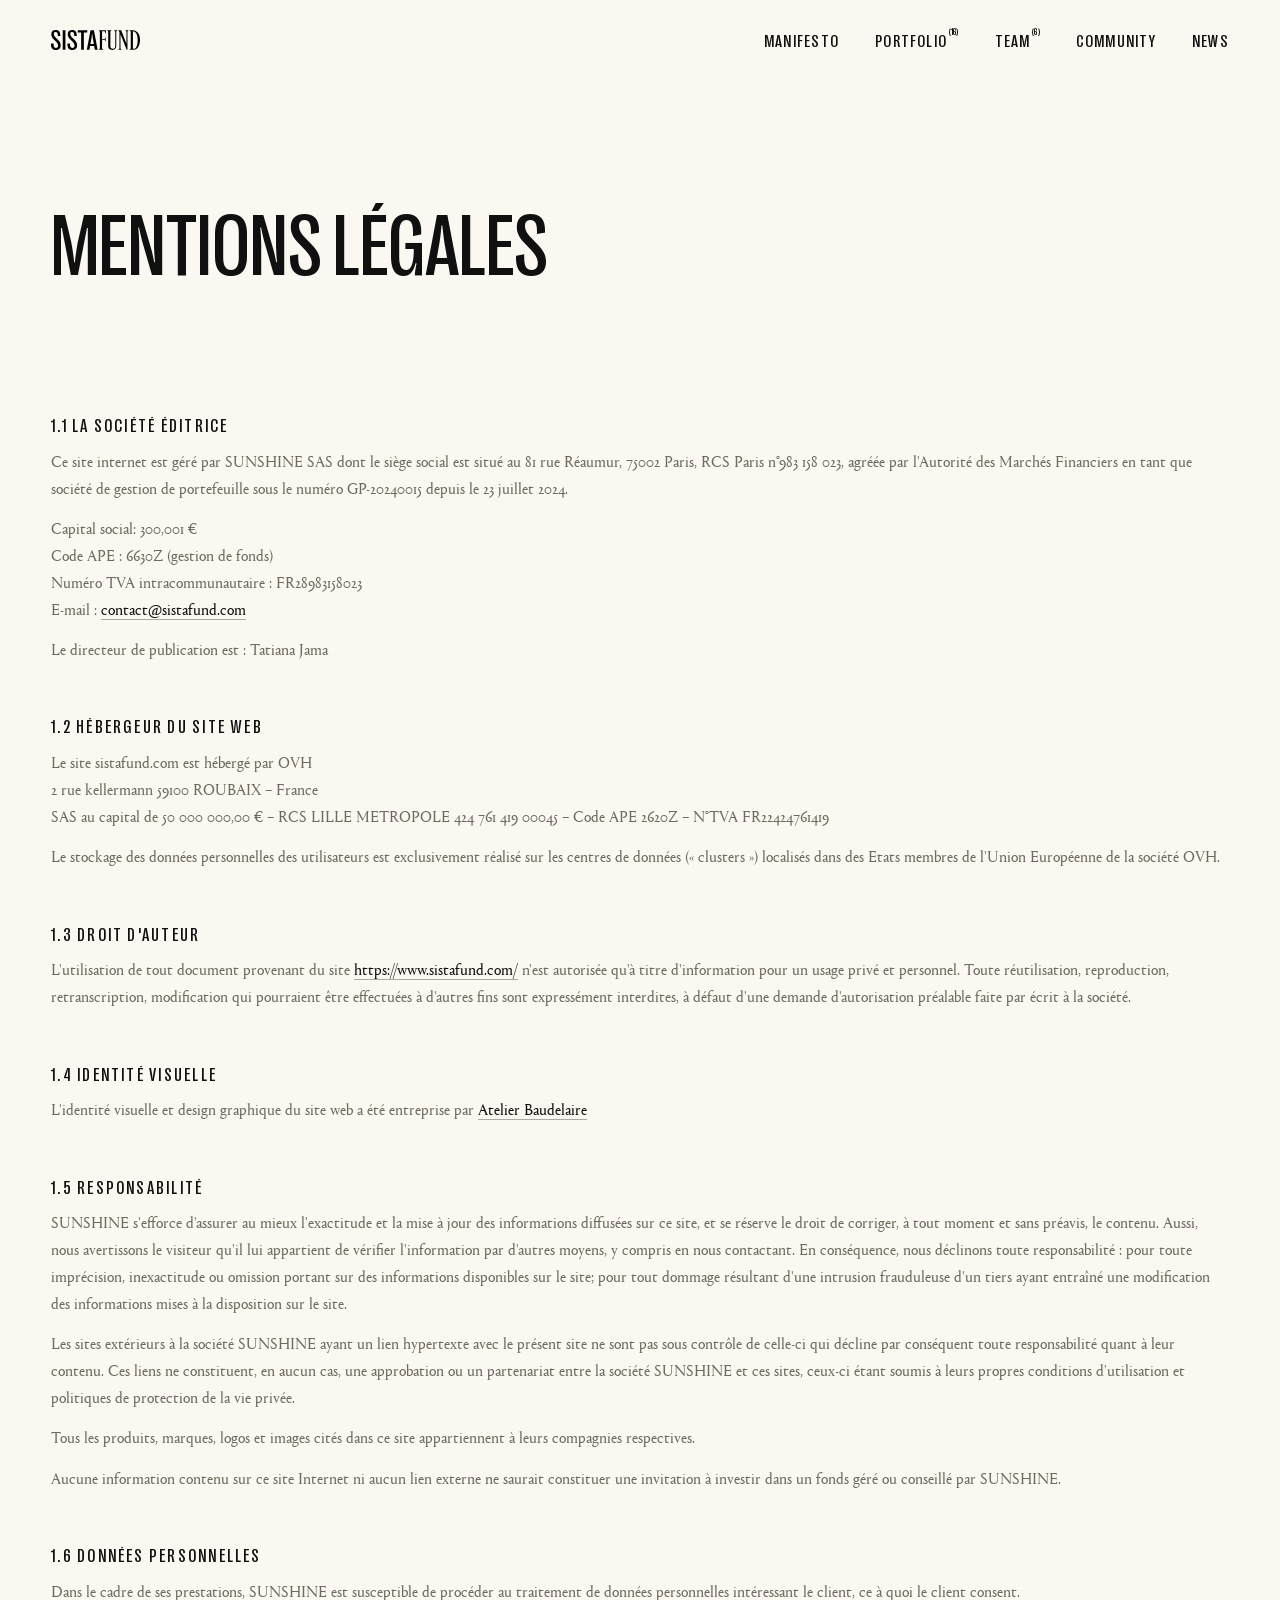
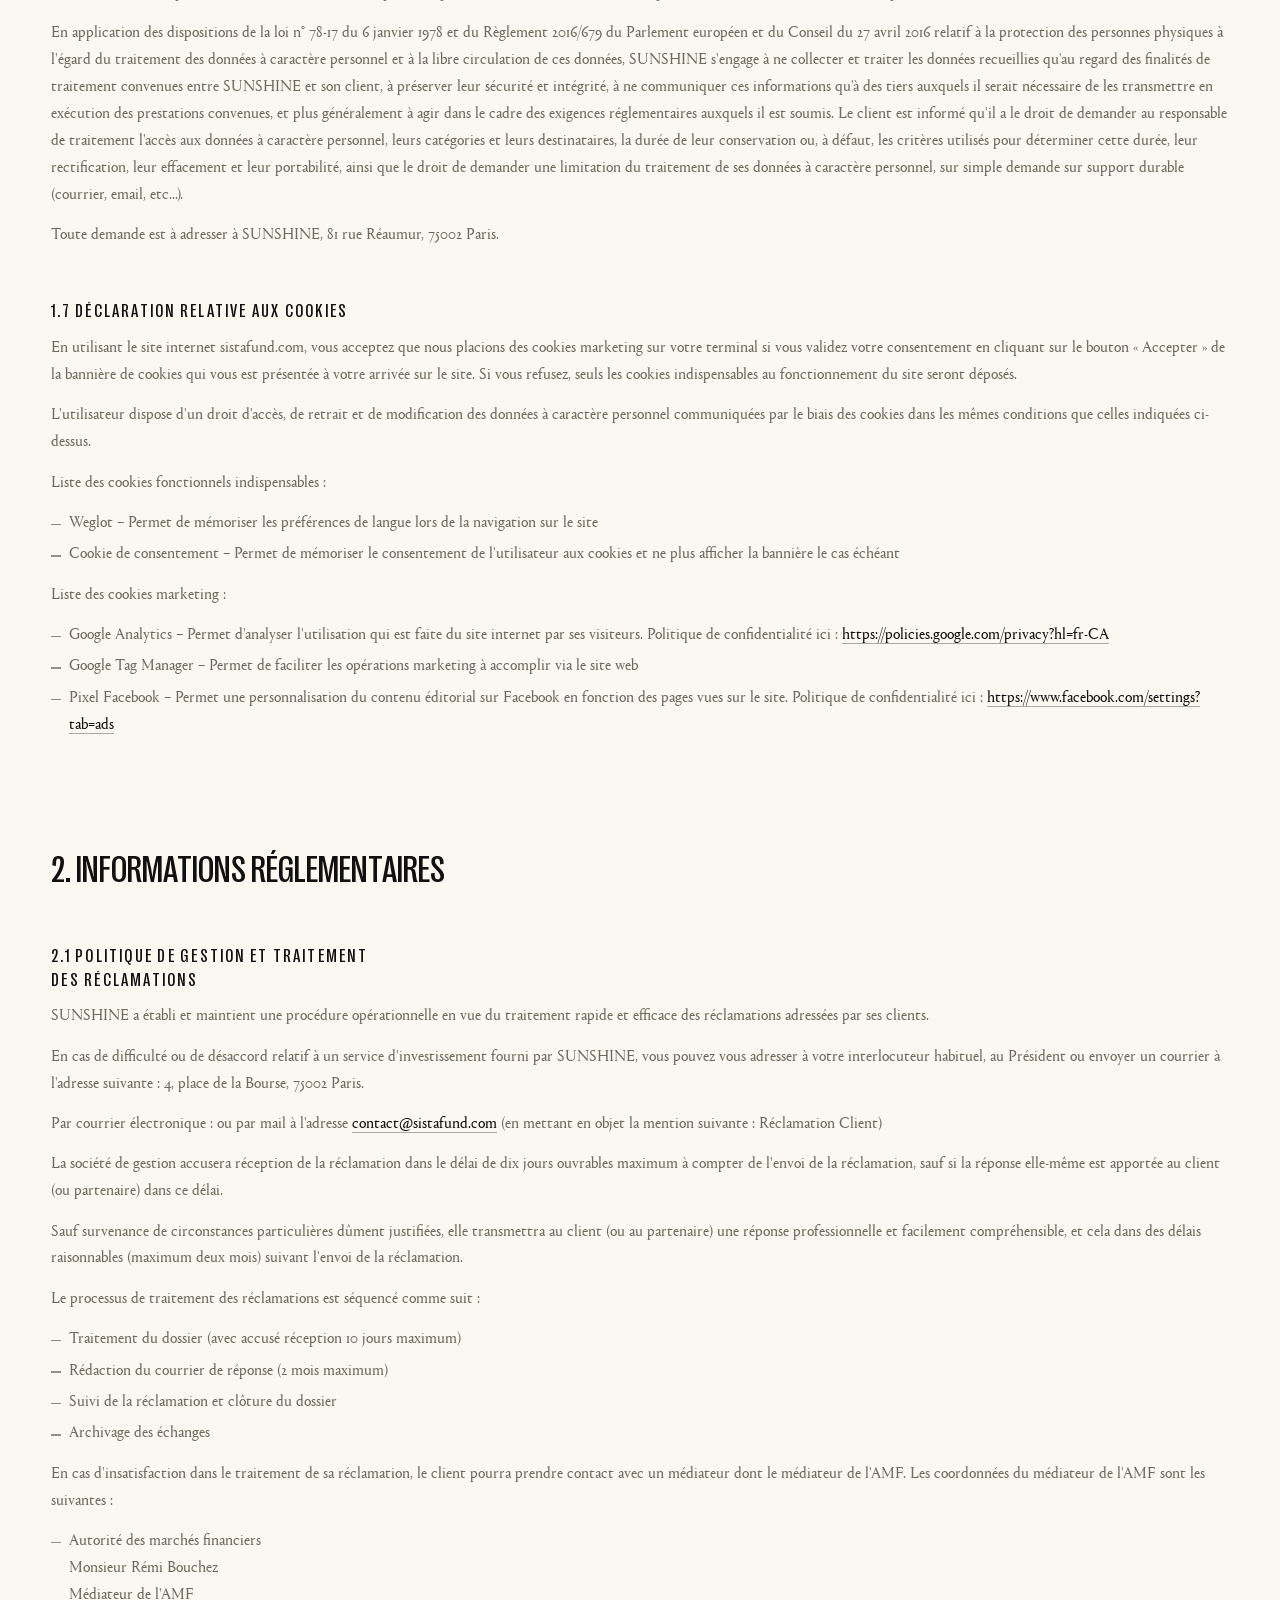
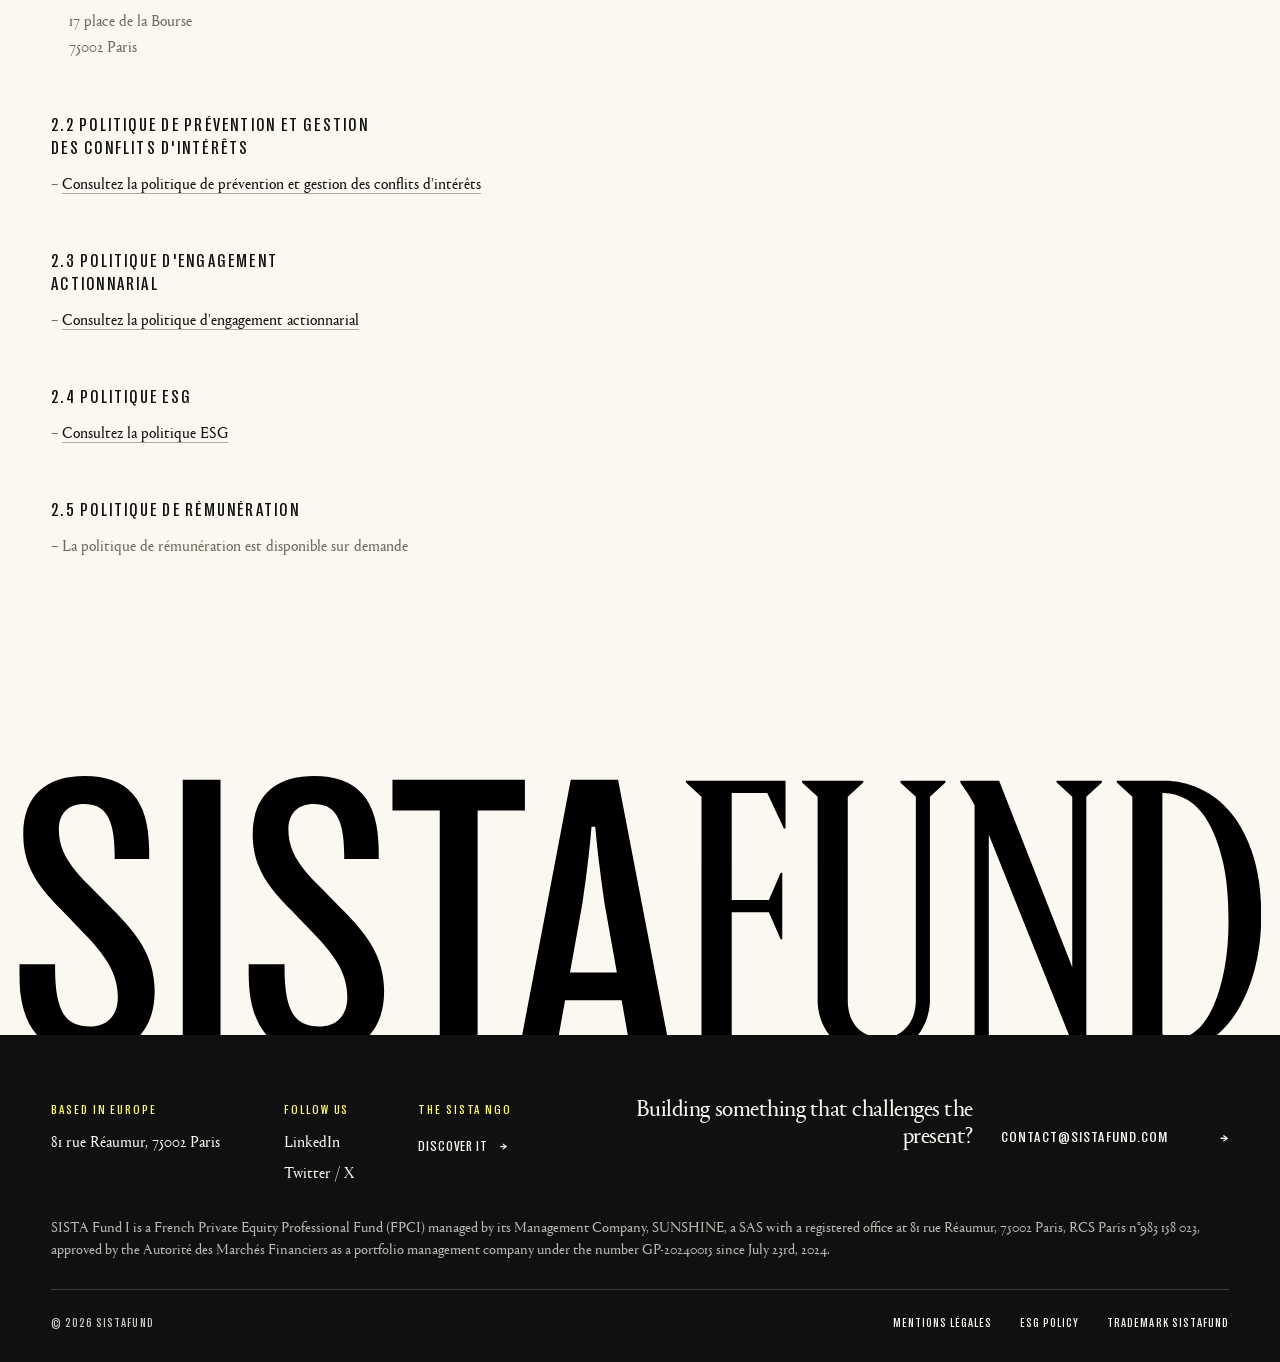
<file: mentions-legales.html>
<!DOCTYPE html>
<html lang="fr">
<head>
<meta charset="UTF-8">
<meta name="viewport" content="width=device-width, initial-scale=1.0">
<title>SISTAFUND | Mentions légales</title>
<meta name="description" content="Mentions légales de SISTAFUND — société éditrice, hébergeur, droit d'auteur, responsabilité, données personnelles, cookies et informations réglementaires.">
<link rel="icon" href="data:image/svg+xml,<svg xmlns='http://www.w3.org/2000/svg' viewBox='0 0 100 100'><rect width='100' height='100' fill='%23FFF868'/><text x='50' y='76' font-size='72' font-family='Georgia,serif' text-anchor='middle' fill='%23101010'>S</text></svg>">
<link rel="stylesheet" href="style.css?v=403">
</head>
<body class="loaded nav-ready doc-page">

<header class="nav" id="nav">
  <a href="/" class="nav-logo"><img src="img/logo.svg" alt="SISTAFUND"></a>
  <nav class="nav-links">
    <a href="/manifesto">Manifesto</a>
    <a href="/portfolio">Portfolio<sup class="nav-count">(16)</sup></a>
    <a href="/team">Team<sup class="nav-count">(6)</sup></a>
    <a href="/community">Community</a>
    <a href="/news">News</a>
  </nav>
  <button class="burger" id="burger" aria-label="Menu"><span></span><span></span></button>
</header>

<div class="mobile-menu" id="mobileMenu">
  <a href="/manifesto">Manifesto</a>
  <a href="/portfolio">Portfolio<sup class="nav-count">(16)</sup></a>
  <a href="/team">Team<sup class="nav-count">(6)</sup></a>
  <a href="/community">Community</a>
  <a href="/news">News</a>
</div>

<main class="page">
  <div class="ground">

  <header class="doc-hero">
    <h1 class="doc-title" data-reveal="mask">Mentions légales</h1>
  </header>

  <section class="doc-body">

    <article class="doc-sec" data-reveal="card">
      <h2>1.1 La société éditrice</h2>
      <p>Ce site internet est géré par SUNSHINE SAS dont le siège social est situé au 81 rue Réaumur, 75002 Paris, RCS Paris n°983 158 023, agréée par l'Autorité des Marchés Financiers en tant que société de gestion de portefeuille sous le numéro GP-20240015 depuis le 23 juillet 2024.</p>
      <p>Capital social: 300,001 €<br>
         Code APE : 6630Z (gestion de fonds)<br>
         Numéro TVA intracommunautaire : FR28983158023<br>
         E-mail : <a href="mailto:contact@sistafund.com">contact@sistafund.com</a></p>
      <p>Le directeur de publication est : Tatiana Jama</p>
    </article>

    <article class="doc-sec" data-reveal="card">
      <h2>1.2 Hébergeur du site web</h2>
      <p>Le site sistafund.com est hébergé par OVH<br>
         2 rue kellermann 59100 ROUBAIX – France<br>
         SAS au capital de 50 000 000,00 € – RCS LILLE METROPOLE 424 761 419 00045 – Code APE 2620Z – N°TVA FR22424761419</p>
      <p>Le stockage des données personnelles des utilisateurs est exclusivement réalisé sur les centres de données (« clusters ») localisés dans des Etats membres de l'Union Européenne de la société OVH.</p>
    </article>

    <article class="doc-sec" data-reveal="card">
      <h2>1.3 Droit d'auteur</h2>
      <p>L'utilisation de tout document provenant du site <a href="https://www.sistafund.com/">https://www.sistafund.com/</a> n'est autorisée qu'à titre d'information pour un usage privé et personnel. Toute réutilisation, reproduction, retranscription, modification qui pourraient être effectuées à d'autres fins sont expressément interdites, à défaut d'une demande d'autorisation préalable faite par écrit à la société.</p>
    </article>

    <article class="doc-sec" data-reveal="card">
      <h2>1.4 Identité visuelle</h2>
      <p>L'identité visuelle et design graphique du site web a été entreprise par <a href="https://atelierbaudelaire.com/fr" target="_blank" rel="noopener">Atelier Baudelaire</a></p>
    </article>

    <article class="doc-sec" data-reveal="card">
      <h2>1.5 Responsabilité</h2>
      <p>SUNSHINE s'efforce d'assurer au mieux l'exactitude et la mise à jour des informations diffusées sur ce site, et se réserve le droit de corriger, à tout moment et sans préavis, le contenu. Aussi, nous avertissons le visiteur qu'il lui appartient de vérifier l'information par d'autres moyens, y compris en nous contactant. En conséquence, nous déclinons toute responsabilité : pour toute imprécision, inexactitude ou omission portant sur des informations disponibles sur le site; pour tout dommage résultant d'une intrusion frauduleuse d'un tiers ayant entraîné une modification des informations mises à la disposition sur le site.</p>
      <p>Les sites extérieurs à la société SUNSHINE ayant un lien hypertexte avec le présent site ne sont pas sous contrôle de celle-ci qui décline par conséquent toute responsabilité quant à leur contenu. Ces liens ne constituent, en aucun cas, une approbation ou un partenariat entre la société SUNSHINE et ces sites, ceux-ci étant soumis à leurs propres conditions d'utilisation et politiques de protection de la vie privée.</p>
      <p>Tous les produits, marques, logos et images cités dans ce site appartiennent à leurs compagnies respectives.</p>
      <p>Aucune information contenu sur ce site Internet ni aucun lien externe ne saurait constituer une invitation à investir dans un fonds géré ou conseillé par SUNSHINE.</p>
    </article>

    <article class="doc-sec" data-reveal="card">
      <h2>1.6 Données personnelles</h2>
      <p>Dans le cadre de ses prestations, SUNSHINE est susceptible de procéder au traitement de données personnelles intéressant le client, ce à quoi le client consent.</p>
      <p>En application des dispositions de la loi n° 78-17 du 6 janvier 1978 et du Règlement 2016/679 du Parlement européen et du Conseil du 27 avril 2016 relatif à la protection des personnes physiques à l'égard du traitement des données à caractère personnel et à la libre circulation de ces données, SUNSHINE s'engage à ne collecter et traiter les données recueillies qu'au regard des finalités de traitement convenues entre SUNSHINE et son client, à préserver leur sécurité et intégrité, à ne communiquer ces informations qu'à des tiers auxquels il serait nécessaire de les transmettre en exécution des prestations convenues, et plus généralement à agir dans le cadre des exigences réglementaires auxquels il est soumis. Le client est informé qu'il a le droit de demander au responsable de traitement l'accès aux données à caractère personnel, leurs catégories et leurs destinataires, la durée de leur conservation ou, à défaut, les critères utilisés pour déterminer cette durée, leur rectification, leur effacement et leur portabilité, ainsi que le droit de demander une limitation du traitement de ses données à caractère personnel, sur simple demande sur support durable (courrier, email, etc…).</p>
      <p>Toute demande est à adresser à SUNSHINE, 81 rue Réaumur, 75002 Paris.</p>
    </article>

    <article class="doc-sec" data-reveal="card">
      <h2>1.7 Déclaration relative aux cookies</h2>
      <p>En utilisant le site internet sistafund.com, vous acceptez que nous placions des cookies marketing sur votre terminal si vous validez votre consentement en cliquant sur le bouton « Accepter » de la bannière de cookies qui vous est présentée à votre arrivée sur le site. Si vous refusez, seuls les cookies indispensables au fonctionnement du site seront déposés.</p>
      <p>L'utilisateur dispose d'un droit d'accès, de retrait et de modification des données à caractère personnel communiquées par le biais des cookies dans les mêmes conditions que celles indiquées ci-dessus.</p>
      <p>Liste des cookies fonctionnels indispensables :</p>
      <ul>
        <li>Weglot – Permet de mémoriser les préférences de langue lors de la navigation sur le site</li>
        <li>Cookie de consentement – Permet de mémoriser le consentement de l'utilisateur aux cookies et ne plus afficher la bannière le cas échéant</li>
      </ul>
      <p>Liste des cookies marketing :</p>
      <ul>
        <li>Google Analytics – Permet d'analyser l'utilisation qui est faite du site internet par ses visiteurs. Politique de confidentialité ici : <a href="https://policies.google.com/privacy?hl=fr-CA" target="_blank" rel="noopener">https://policies.google.com/privacy?hl=fr-CA</a></li>
        <li>Google Tag Manager – Permet de faciliter les opérations marketing à accomplir via le site web</li>
        <li>Pixel Facebook – Permet une personnalisation du contenu éditorial sur Facebook en fonction des pages vues sur le site. Politique de confidentialité ici : <a href="https://www.facebook.com/settings?tab=ads" target="_blank" rel="noopener">https://www.facebook.com/settings?tab=ads</a></li>
      </ul>
    </article>

    <h2 class="doc-part" data-reveal="card">2. Informations réglementaires</h2>

    <article class="doc-sec" data-reveal="card">
      <h2>2.1 Politique de gestion et traitement des réclamations</h2>
      <p>SUNSHINE a établi et maintient une procédure opérationnelle en vue du traitement rapide et efficace des réclamations adressées par ses clients.</p>
      <p>En cas de difficulté ou de désaccord relatif à un service d'investissement fourni par SUNSHINE, vous pouvez vous adresser à votre interlocuteur habituel, au Président ou envoyer un courrier à l'adresse suivante : 4, place de la Bourse, 75002 Paris.</p>
      <p>Par courrier électronique : ou par mail à l'adresse <a href="mailto:contact@sistafund.com">contact@sistafund.com</a> (en mettant en objet la mention suivante : Réclamation Client)</p>
      <p>La société de gestion accusera réception de la réclamation dans le délai de dix jours ouvrables maximum à compter de l'envoi de la réclamation, sauf si la réponse elle-même est apportée au client (ou partenaire) dans ce délai.</p>
      <p>Sauf survenance de circonstances particulières dûment justifiées, elle transmettra au client (ou au partenaire) une réponse professionnelle et facilement compréhensible, et cela dans des délais raisonnables (maximum deux mois) suivant l'envoi de la réclamation.</p>
      <p>Le processus de traitement des réclamations est séquencé comme suit :</p>
      <ul>
        <li>Traitement du dossier (avec accusé réception 10 jours maximum)</li>
        <li>Rédaction du courrier de réponse (2 mois maximum)</li>
        <li>Suivi de la réclamation et clôture du dossier</li>
        <li>Archivage des échanges</li>
      </ul>
      <p>En cas d'insatisfaction dans le traitement de sa réclamation, le client pourra prendre contact avec un médiateur dont le médiateur de l'AMF. Les coordonnées du médiateur de l'AMF sont les suivantes :</p>
      <ul>
        <li>Autorité des marchés financiers<br>
            Monsieur Rémi Bouchez<br>
            Médiateur de l'AMF<br>
            17 place de la Bourse<br>
            75002 Paris</li>
      </ul>
    </article>

    <article class="doc-sec" data-reveal="card">
      <h2>2.2 Politique de prévention et gestion des conflits d'intérêts</h2>
      <p>– <a href="docs/conflits-interets.pdf" target="_blank" rel="noopener">Consultez la politique de prévention et gestion des conflits d'intérêts</a></p>
    </article>

    <article class="doc-sec" data-reveal="card">
      <h2>2.3 Politique d'engagement actionnarial</h2>
      <p>– <a href="docs/engagement-actionnarial.pdf" target="_blank" rel="noopener">Consultez la politique d'engagement actionnarial</a></p>
    </article>

    <article class="doc-sec" data-reveal="card">
      <h2>2.4 Politique ESG</h2>
      <p>– <a href="docs/responsible-investment-policy.pdf" target="_blank" rel="noopener">Consultez la politique ESG</a></p>
    </article>

    <article class="doc-sec" data-reveal="card">
      <h2>2.5 Politique de rémunération</h2>
      <p>– La politique de rémunération est disponible sur demande</p>
    </article>

  </section>

  <section class="cta">
    <div class="cta-brand" aria-hidden="true"><img src="img/logo.svg" alt=""></div>
  </section>

  </div>
</main>

<footer class="footer">
  <div class="footer-top" id="contact">
    <div class="footer-cols">
      <div class="footer-col">
        <span class="footer-head">Based in Europe</span>
        <p>81 rue Réaumur, 75002 Paris</p>
      </div>
      <div class="footer-col">
        <span class="footer-head">Follow us</span>
        <a href="https://www.linkedin.com/company/sistafund/" target="_blank" rel="noopener">LinkedIn</a>
        <a href="https://twitter.com/wearesista" target="_blank" rel="noopener">Twitter / X</a>
      </div>
      <a class="footer-col footer-col--go" href="https://www.wearesista.com/" target="_blank" rel="noopener">
        <span class="footer-head">The Sista NGO</span>
        <span class="footer-go">Discover it <span class="btn-arrow">&rarr;</span></span>
      </a>
    </div>
    <div class="footer-say">
      <h2 class="cta-title">
        <span class="line"><span>Building something that challenges the present?</span></span>
      </h2>
      <a href="mailto:contact@sistafund.com" class="btn btn-light cta-btn">contact@sistafund.com <span class="btn-arrow">&rarr;</span></a>
    </div>
  </div>
  <div class="footer-legal-block">
    <p class="footer-legal">SISTA Fund I is a French Private Equity Professional Fund (FPCI) managed by its Management Company, SUNSHINE, a SAS with a registered office at 81 rue R&eacute;aumur, 75002 Paris, RCS Paris n&deg;983 158 023, approved by the Autorit&eacute; des March&eacute;s Financiers as a portfolio management company under the number GP-20240015 since July 23rd, 2024.</p>
  </div>
  <div class="footer-bottom">
    <span class="footer-copy">&copy; 2026 SISTAFUND</span>
    <div class="footer-notes"><a href="/mentions-legales">Mentions légales</a><a href="/esg-policy">ESG Policy</a><span>Trademark SISTAFUND</span></div>
  </div>
</footer>

<script>
  const nav = document.getElementById('nav');
  addEventListener('scroll', () => nav.classList.toggle('scrolled', scrollY > 60), { passive: true });
  const burger = document.getElementById('burger'), mm = document.getElementById('mobileMenu');
  burger.addEventListener('click', () => { burger.classList.toggle('open'); mm.classList.toggle('open'); });
  mm.querySelectorAll('a').forEach(a => a.addEventListener('click', () => { burger.classList.remove('open'); mm.classList.remove('open'); }));</script>
<script src="wall.js?v=2"></script>
<script src="data.js?v=22"></script>
<script src="reveal.js?v=52"></script>

</body>
</html>
</file>
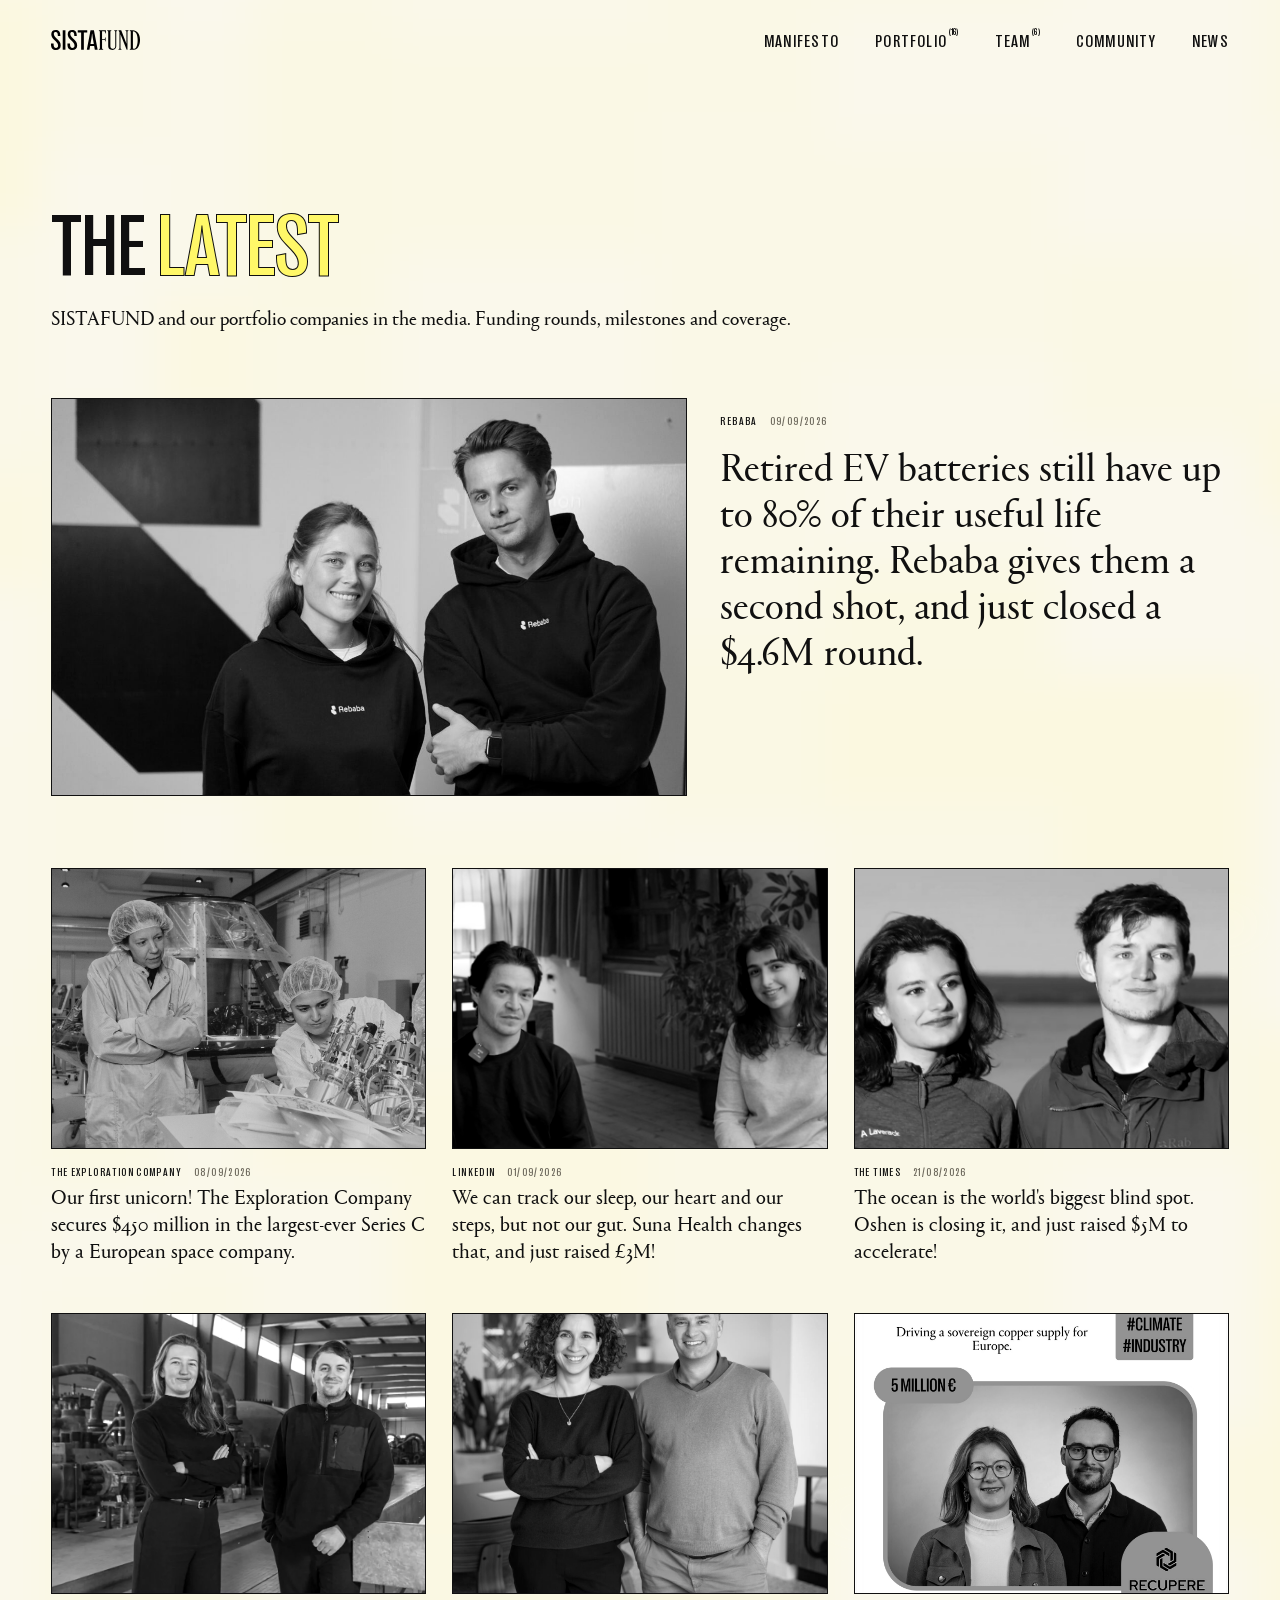
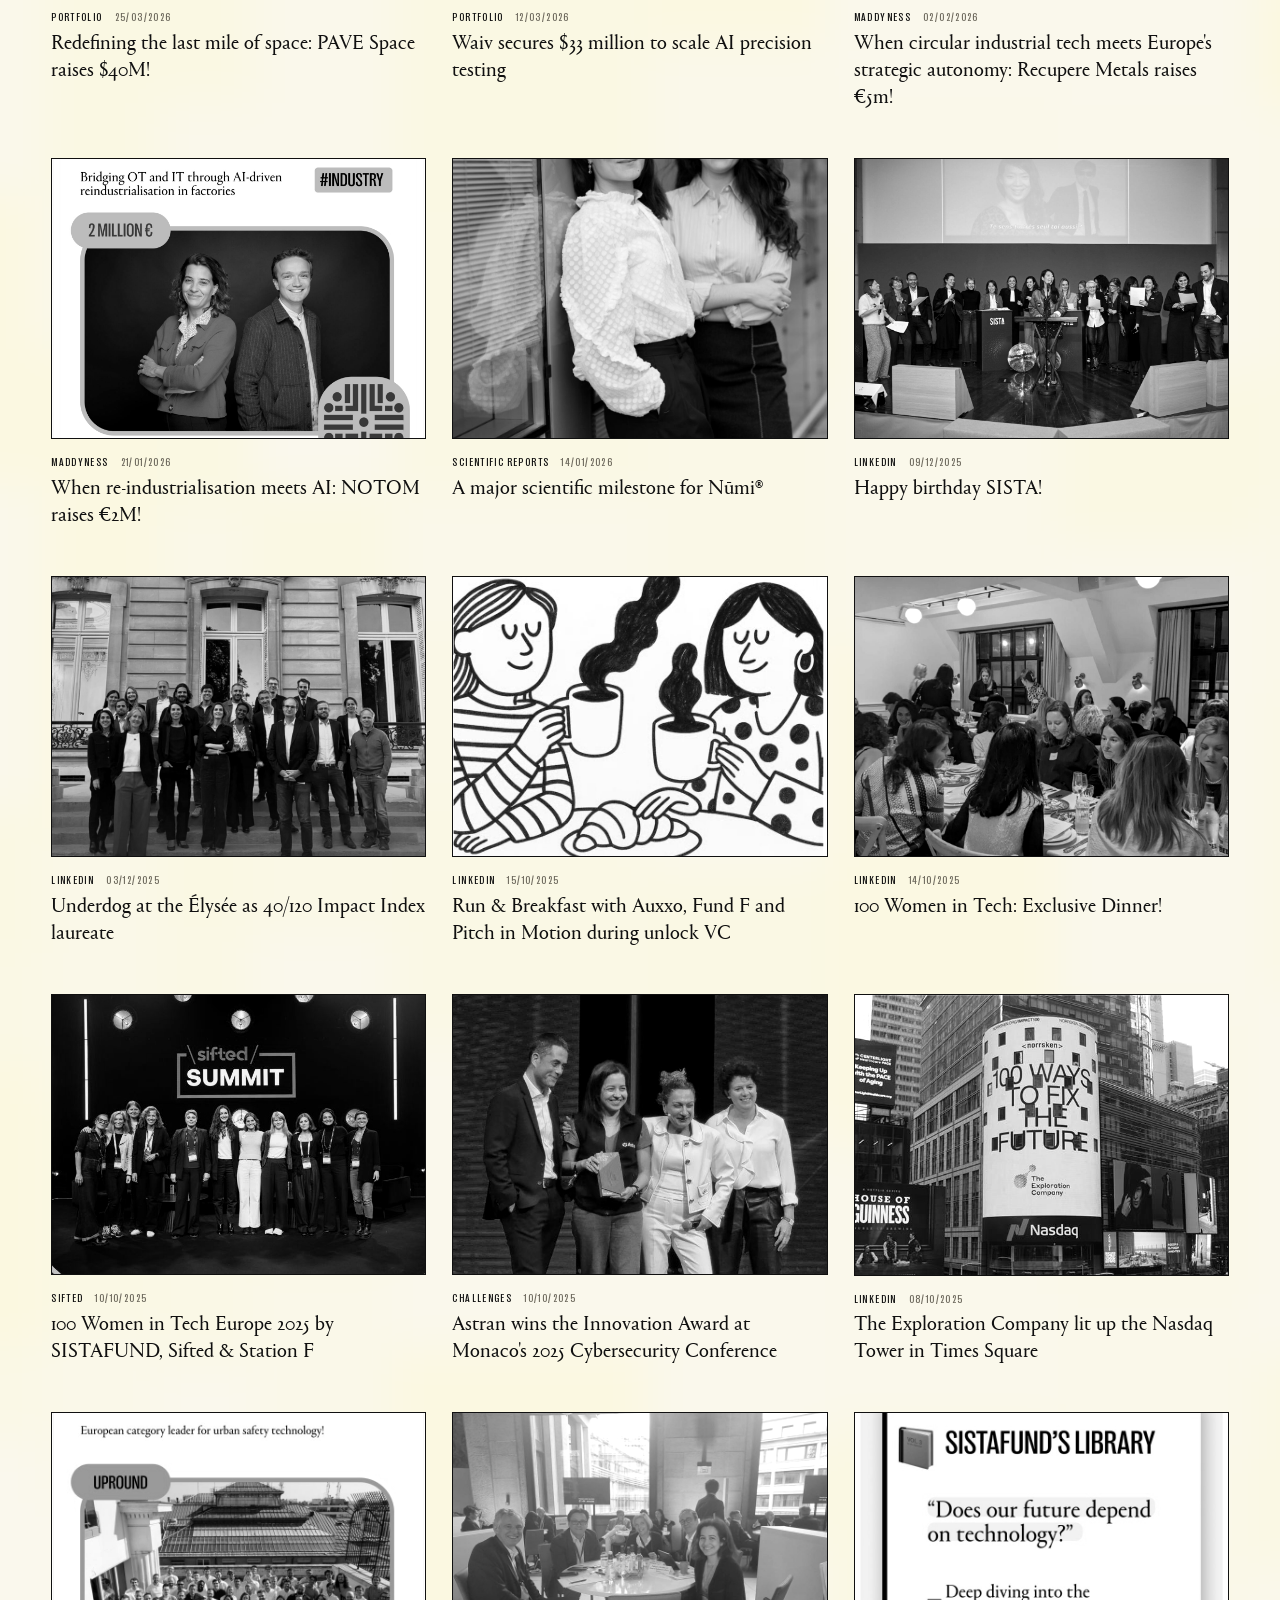
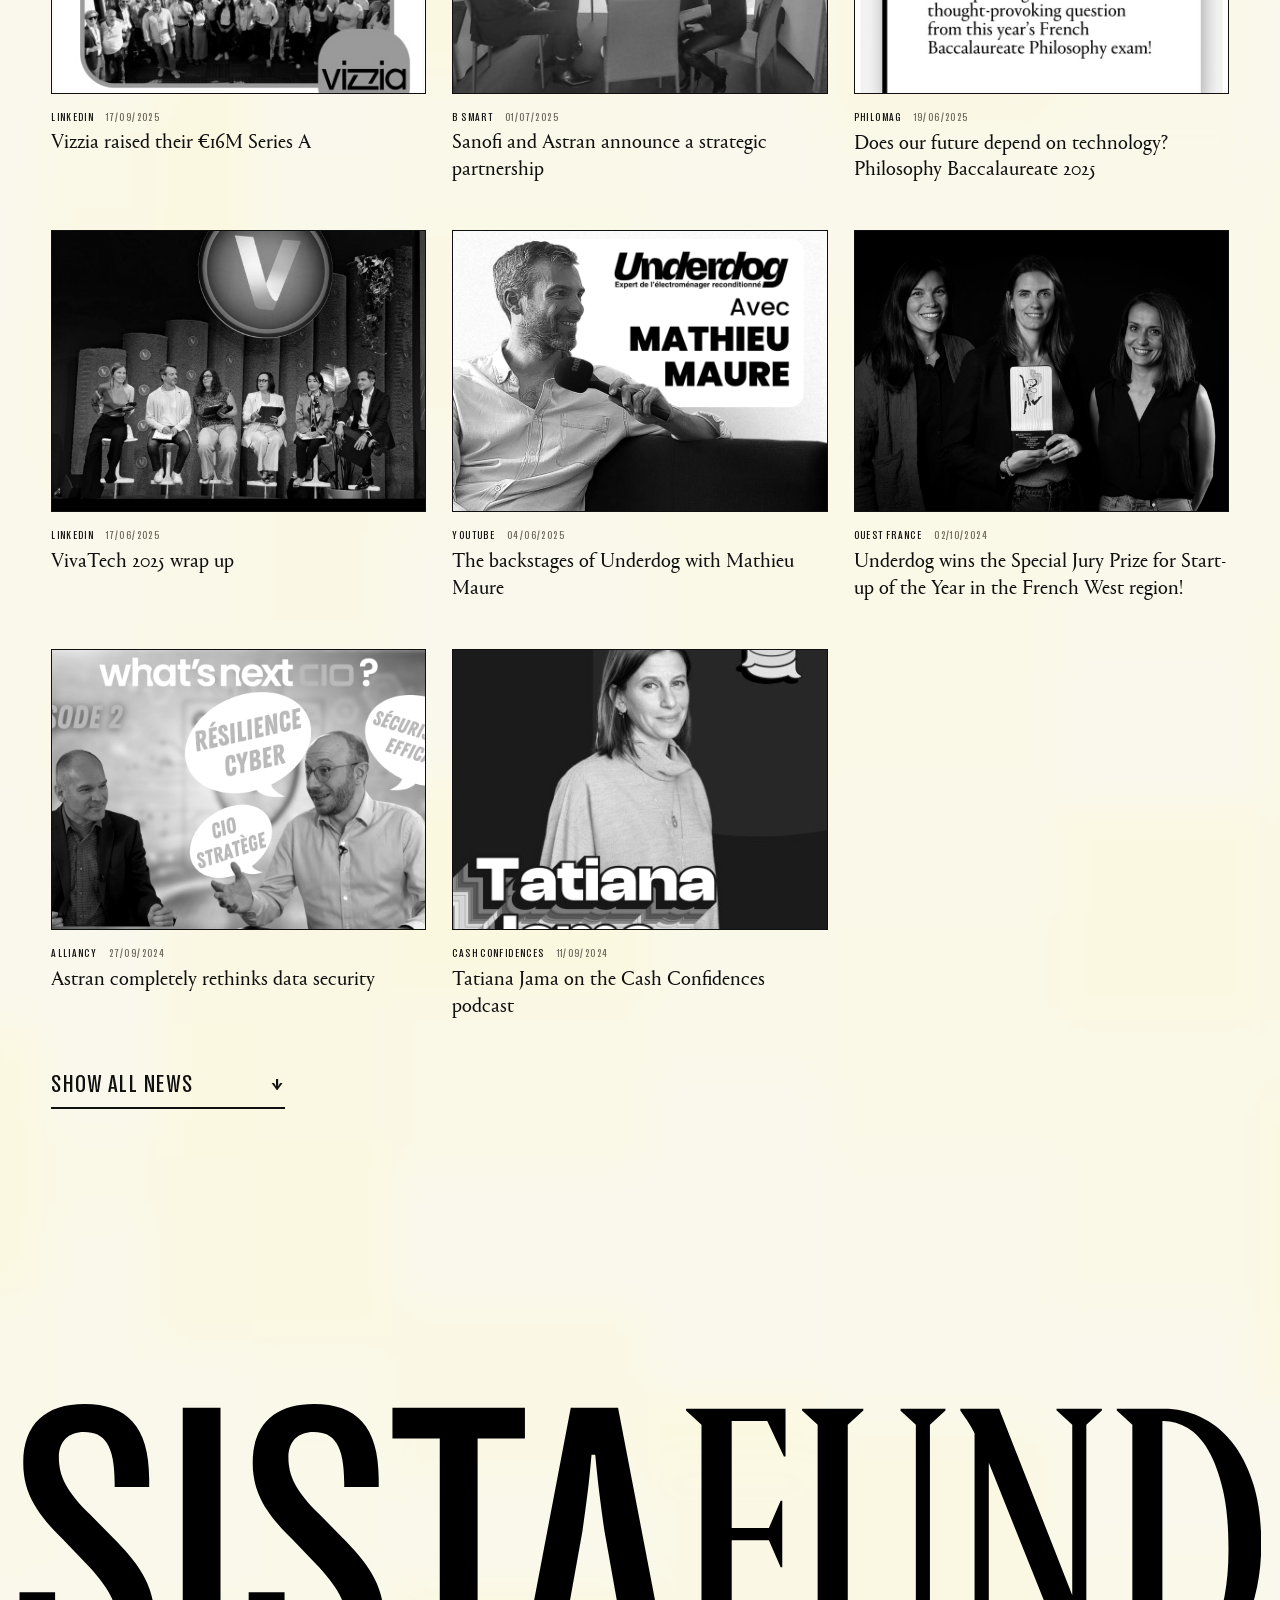
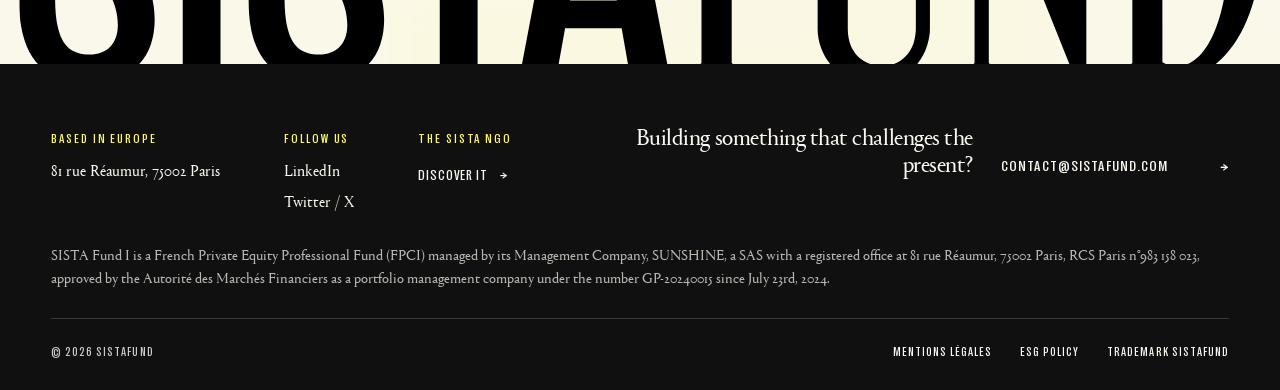
<file: news.html>
<!DOCTYPE html>
<html lang="en">
<head>
<meta charset="UTF-8">
<meta name="viewport" content="width=device-width, initial-scale=1.0">
<title>SISTAFUND | News</title>
<meta name="description" content="The latest from SISTAFUND and our portfolio companies — funding rounds, milestones and press.">
<link rel="icon" href="data:image/svg+xml,<svg xmlns='http://www.w3.org/2000/svg' viewBox='0 0 100 100'><rect width='100' height='100' fill='%23FFF868'/><text x='50' y='76' font-size='72' font-family='Georgia,serif' text-anchor='middle' fill='%23101010'>S</text></svg>">
<link rel="stylesheet" href="style.css?v=403">
</head>
<body class="loaded nav-ready">

<header class="nav" id="nav">
  <a href="/" class="nav-logo"><img src="img/logo.svg" alt="SISTAFUND"></a>
  <nav class="nav-links">
    <a href="/manifesto">Manifesto</a>
    <a href="/portfolio">Portfolio<sup class="nav-count">(16)</sup></a>
    <a href="/team">Team<sup class="nav-count">(6)</sup></a>
    <a href="/community">Community</a>
    <a href="/news">News</a>
  </nav>
  <button class="burger" id="burger" aria-label="Menu"><span></span><span></span></button>
</header>

<div class="mobile-menu" id="mobileMenu">
    <a href="/manifesto">Manifesto</a>
  <a href="/portfolio">Portfolio<sup class="nav-count">(16)</sup></a>
  <a href="/team">Team<sup class="nav-count">(6)</sup></a>
  <a href="/community">Community</a>
  <a href="/news">News</a>
</div>

<main class="page">
  <div class="ground">
    <div class="hero-wall ground-wall" aria-hidden="true"></div>
  <header class="page-hero subpage-hero">
    <h1 class="page-hero-title" data-reveal="mask">The <span class="yw">latest</span></h1>
    <p class="page-hero-sub page-hero-sub--wide" data-reveal>SISTAFUND and our portfolio companies in the media. Funding rounds, milestones and coverage.</p>
  </header>

  <section class="subpage-grid" id="news">
    <div class="news-cards" id="newsList" data-stagger></div>
    <div class="news-fold" id="newsFold"><div class="news-fold-inner">
      <div class="news-cards" id="newsListMore"></div>
    </div></div>
    <div class="faq-fold-cta">
      <button class="btn btn-big" id="newsToggle" aria-expanded="false">
        <span class="news-toggle-label">Show all news</span>
        <span class="btn-arrow" aria-hidden="true">&darr;</span>
      </button>
    </div>
  </section>

  <section class="cta">
    <div class="cta-brand" aria-hidden="true"><img src="img/logo.svg" alt=""></div>
  </section>

  </div>
</main>

<footer class="footer">
  <div class="footer-top" id="contact">
    <div class="footer-cols">
      <div class="footer-col">
        <span class="footer-head">Based in Europe</span>
        <p>81 rue Réaumur, 75002 Paris</p>
      </div>
      <div class="footer-col">
        <span class="footer-head">Follow us</span>
        <a href="https://www.linkedin.com/company/sistafund/" target="_blank" rel="noopener">LinkedIn</a>
        <a href="https://twitter.com/wearesista" target="_blank" rel="noopener">Twitter / X</a>
      </div>
      <a class="footer-col footer-col--go" href="https://www.wearesista.com/" target="_blank" rel="noopener">
        <span class="footer-head">The Sista NGO</span>
        <span class="footer-go">Discover it <span class="btn-arrow">&rarr;</span></span>
      </a>
    </div>
    <div class="footer-say">
      <h2 class="cta-title">
        <span class="line"><span>Building something that challenges the present?</span></span>
      </h2>
      <a href="mailto:contact@sistafund.com" class="btn btn-light cta-btn">contact@sistafund.com <span class="btn-arrow">&rarr;</span></a>
    </div>
  </div>
  <div class="footer-legal-block">
    <p class="footer-legal">SISTA Fund I is a French Private Equity Professional Fund (FPCI) managed by its Management Company, SUNSHINE, a SAS with a registered office at 81 rue R&eacute;aumur, 75002 Paris, RCS Paris n&deg;983 158 023, approved by the Autorit&eacute; des March&eacute;s Financiers as a portfolio management company under the number GP-20240015 since July 23rd, 2024.</p>
  </div>
  <div class="footer-bottom">
    <span class="footer-copy">&copy; 2026 SISTAFUND</span>
    <div class="footer-notes"><a href="/mentions-legales">Mentions légales</a><a href="/esg-policy">ESG Policy</a><span>Trademark SISTAFUND</span></div>
  </div>
</footer>

<script src="data.js?v=22"></script>
<script>
  const nav = document.getElementById('nav');
  addEventListener('scroll', () => nav.classList.toggle('scrolled', scrollY > 60), { passive: true });
  const burger = document.getElementById('burger'), mm = document.getElementById('mobileMenu');
  burger.addEventListener('click', () => { burger.classList.toggle('open'); mm.classList.toggle('open'); });
  mm.querySelectorAll('a').forEach(a => a.addEventListener('click', () => { burger.classList.remove('open'); mm.classList.remove('open'); }));

  const VISIBLE = 24;
  const list = document.getElementById('newsList');
  const listMore = document.getElementById('newsListMore');
  const IMGS = window.NEWS_IMG || [];
  (window.NEWS || []).forEach(([date, source, title, url], i) => {
    const a = document.createElement('a');
    a.className = 'nmc';
    if (i < VISIBLE) a.setAttribute('data-reveal', '');
    a.href = url; a.target = '_blank'; a.rel = 'noopener';
    if (i === 0) a.classList.add('nmc--lead');
    a.innerHTML = `<span class="nmc-photo"><img src="${IMGS[i] ? 'img/news/' + IMGS[i] : 'img/logo.svg'}" alt="" loading="lazy"></span>` +
      `<span class="nmc-body">` +
        `<span class="nmc-meta"><b>${source}</b><i>${date}</i></span>` +
        `<span class="nmc-title">${title}</span>` +
      `</span>`;
    (i < VISIBLE ? list : listMore).appendChild(a);
  });

  const newsFold = document.getElementById('newsFold');
  const newsToggle = document.getElementById('newsToggle');
  const newsLabel = newsToggle.querySelector('.news-toggle-label');
  newsToggle.addEventListener('click', () => {
    const open = newsFold.classList.toggle('open');
    newsToggle.classList.toggle('open', open);
    newsToggle.setAttribute('aria-expanded', open ? 'true' : 'false');
    newsLabel.textContent = open ? 'Show fewer news' : 'Show all news';
    const arrow = newsToggle.querySelector('.btn-arrow');
    if (arrow) arrow.innerHTML = open ? '&uarr;' : '&darr;';
  });</script>
<script src="wall.js?v=2"></script>
<script src="reveal.js?v=52"></script>

</body>
</html>
</file>
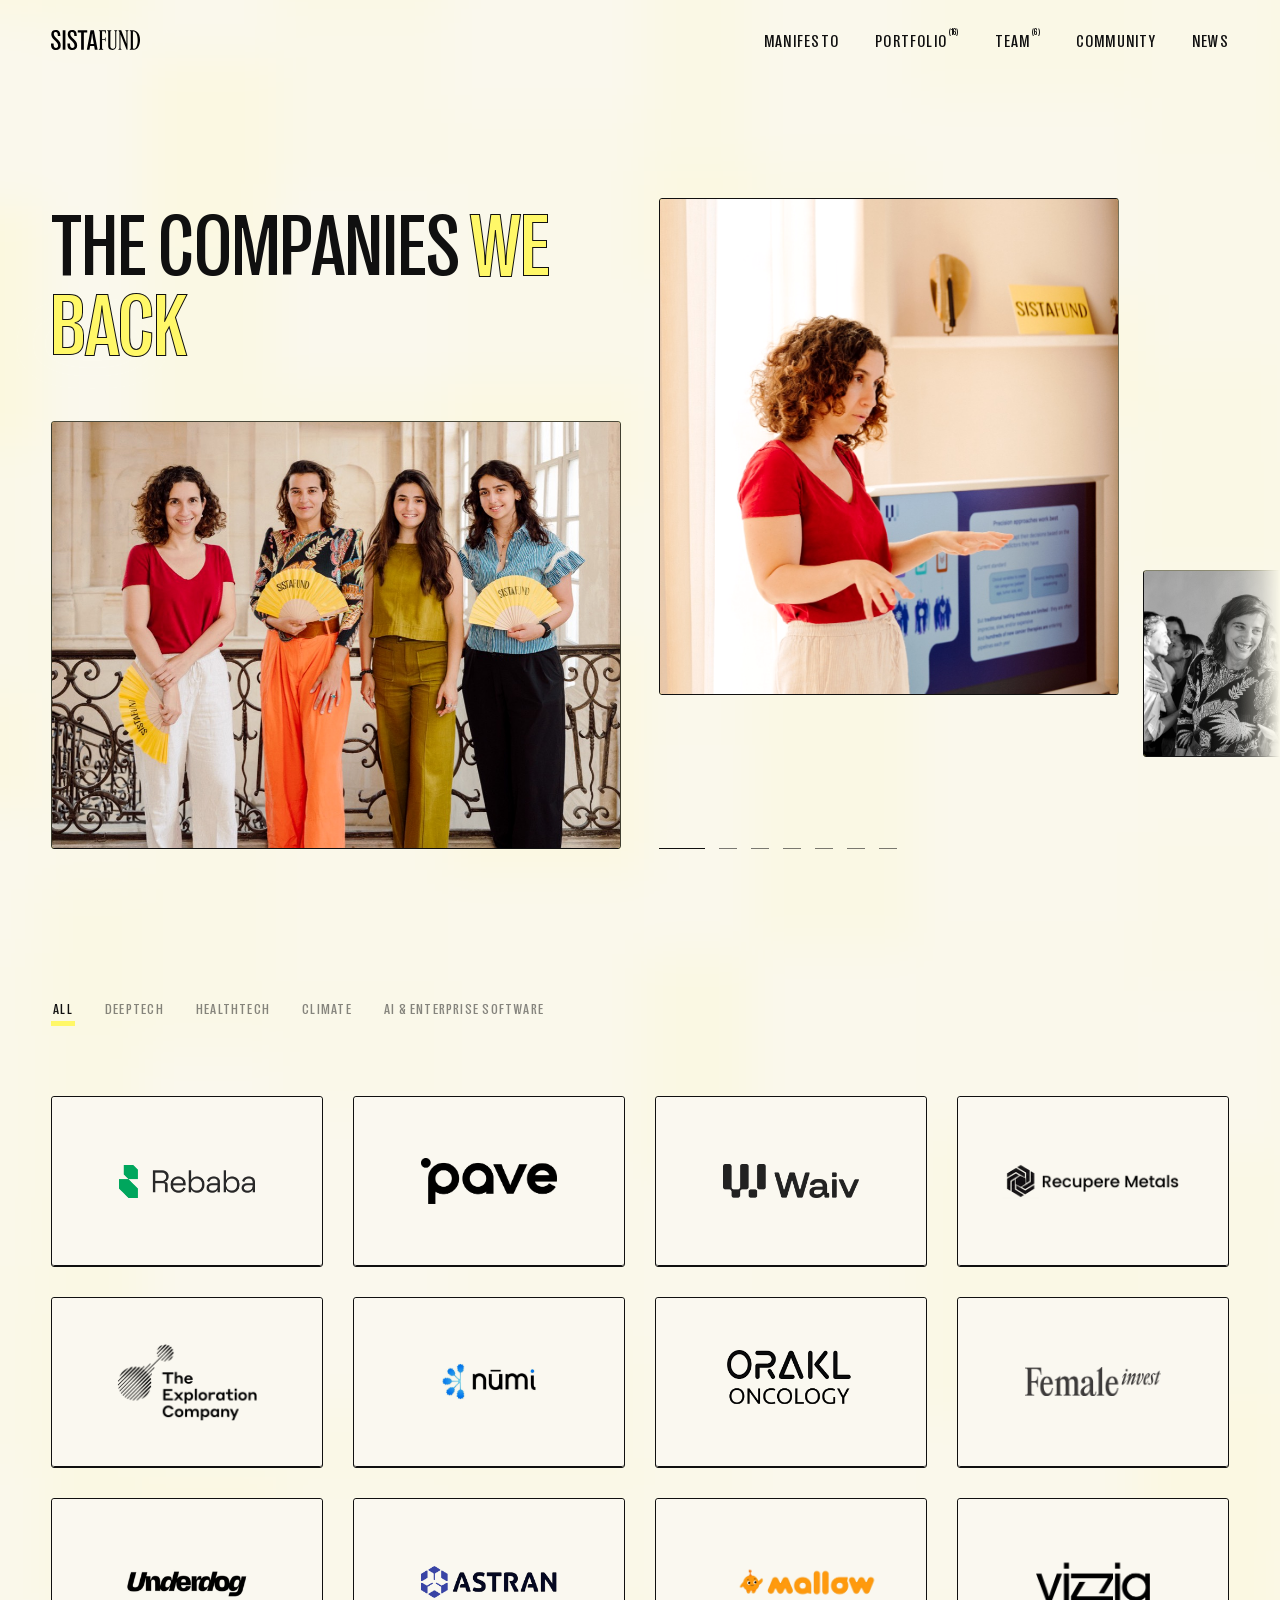
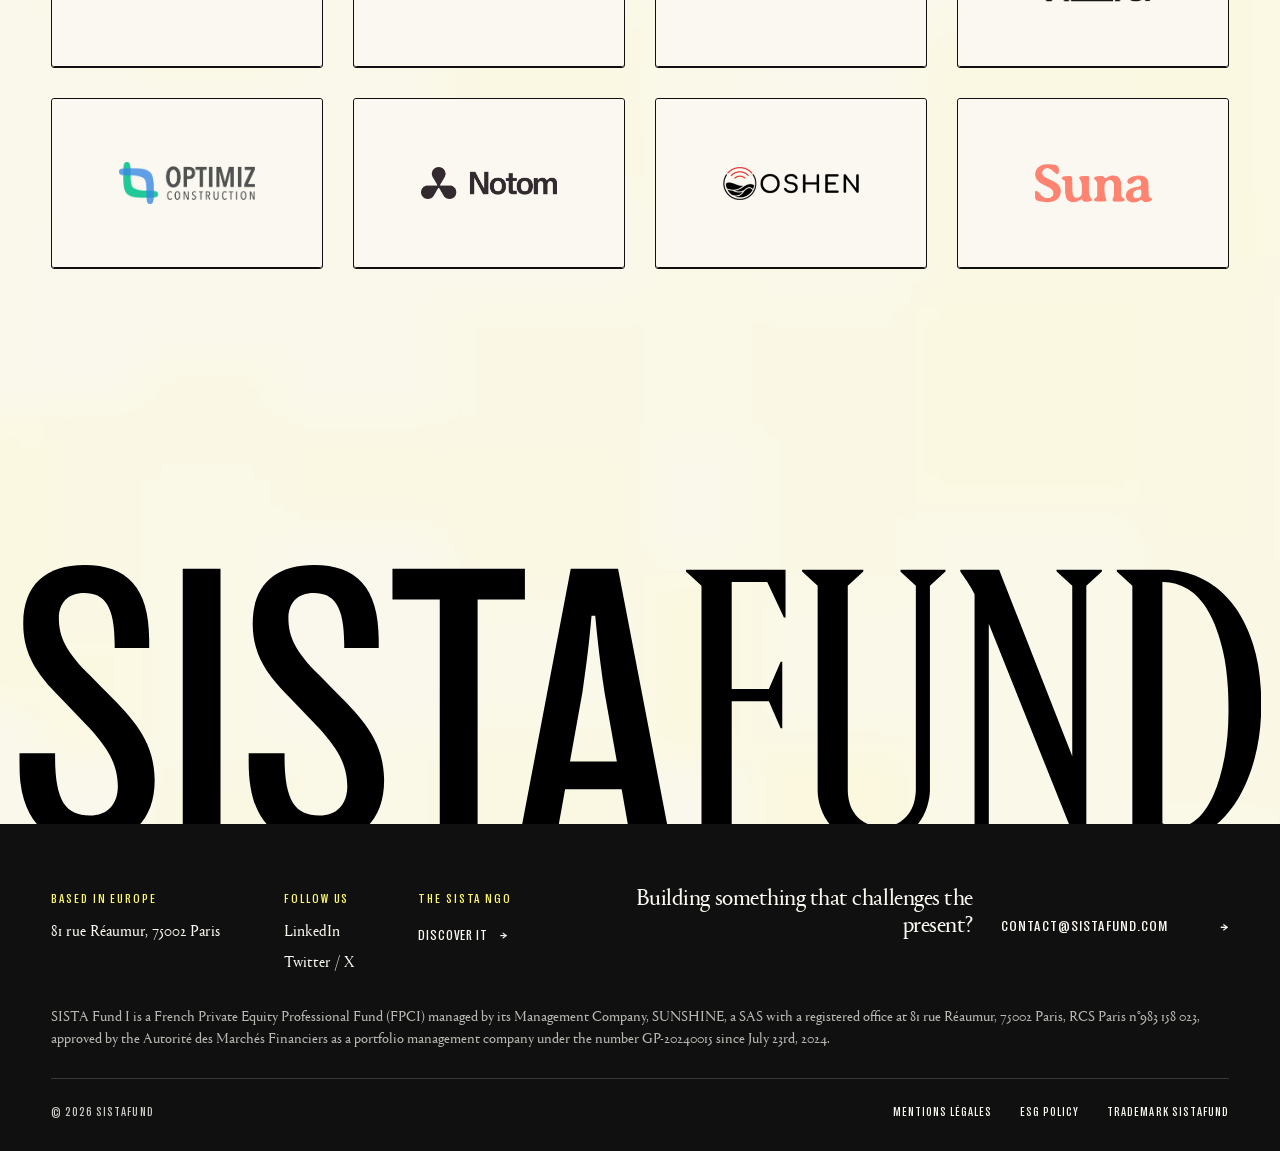
<file: portfolio.html>
<!DOCTYPE html>
<html lang="en">
<head>
<meta charset="UTF-8">
<meta name="viewport" content="width=device-width, initial-scale=1.0">
<title>SISTAFUND | Portfolio</title>
<meta name="description" content="The SISTAFUND portfolio — companies founded or co-founded by women across Deeptech, HealthTech, Climate and AI &amp; Enterprise Software.">
<link rel="icon" href="data:image/svg+xml,<svg xmlns='http://www.w3.org/2000/svg' viewBox='0 0 100 100'><rect width='100' height='100' fill='%23FFF868'/><text x='50' y='76' font-size='72' font-family='Georgia,serif' text-anchor='middle' fill='%23101010'>S</text></svg>">
<link rel="stylesheet" href="style.css?v=403">
</head>
<body class="loaded nav-ready">

<header class="nav" id="nav">
  <a href="/" class="nav-logo"><img src="img/logo.svg" alt="SISTAFUND"></a>
  <nav class="nav-links">
    <a href="/manifesto">Manifesto</a>
    <a href="/portfolio">Portfolio<sup class="nav-count">(16)</sup></a>
    <a href="/team">Team<sup class="nav-count">(6)</sup></a>
    <a href="/community">Community</a>
    <a href="/news">News</a>
  </nav>
  <button class="burger" id="burger" aria-label="Menu"><span></span><span></span></button>
</header>

<div class="mobile-menu" id="mobileMenu">
    <a href="/manifesto">Manifesto</a>
  <a href="/portfolio">Portfolio<sup class="nav-count">(16)</sup></a>
  <a href="/team">Team<sup class="nav-count">(6)</sup></a>
  <a href="/community">Community</a>
  <a href="/news">News</a>
</div>

<main class="page">
  <div class="ground">
    <div class="hero-wall ground-wall" aria-hidden="true"></div>
  <header class="page-open page-open--anchor page-open--duo">
    <div class="page-open-text">
      <h1 class="page-hero-title" data-reveal="mask">The companies <span class="yw">we back</span></h1>

      <div class="pcf-wide" style="--crop: 1.33">
        <figure class="pcf-frame" data-reveal="image" style="--rd:120ms">
          <img src="img/life/pf-founders.jpg" alt="Founders of the SISTAFUND portfolio" class="on">
        </figure>
      </div>
    </div>

    <div class="pcascade">

      <div class="pcwindow pcwindow--big">
        <div class="pcq">
          <figure class="pcf-frame" data-reveal="image" style="--rd:0ms">
            <img src="img/life/pf-pitch.jpg" alt="A founder presenting her company" class="on">
          </figure>
        </div>
        <div class="pcq">
          <figure class="pcf-frame" data-reveal="image" style="--rd:90ms">
            <img src="img/life/pf-laughing.jpg" alt="A founder at a SISTAFUND gathering" class="on">
          </figure>
        </div>
        <div class="pcq">
          <figure class="pcf-frame" data-reveal="image" style="--rd:180ms">
            <img src="img/life/pf-sistapave.jpg" alt="SISTAFUND with the Pave team" class="on">
          </figure>
        </div>
        <div class="pcq">
          <figure class="pcf-frame" data-reveal="image" style="--rd:270ms">
            <img src="img/life/pf-dinner.jpg" alt="A dinner with the founders we back" class="on">
          </figure>
        </div>
        <div class="pcq">
          <figure class="pcf-frame" data-reveal="image" style="--rd:360ms">
            <img src="img/life/pf-circle.jpg" alt="Founders gathered in a Paris apartment" class="on">
          </figure>
        </div>
        <div class="pcq">
          <figure class="pcf-frame" data-reveal="image" style="--rd:450ms">
            <img src="img/life/pf-suna.jpg" alt="The Suna team" class="on">
          </figure>
        </div>
        <div class="pcq">
          <figure class="pcf-frame" data-reveal="image" style="--rd:540ms">
            <img src="img/life/pf-femaleinvest.jpg" alt="The Female Invest team" class="on">
          </figure>
        </div>
      </div>
      <div class="pcwindow pcwindow--small">
        <div class="pcq">
          <figure class="pcf-frame" data-reveal="image" style="--rd:0ms">
            <img src="img/life/pf-pitch.jpg" alt="A founder presenting her company" class="on">
          </figure>
        </div>
        <div class="pcq">
          <figure class="pcf-frame" data-reveal="image" style="--rd:90ms">
            <img src="img/life/pf-laughing.jpg" alt="A founder at a SISTAFUND gathering" class="on">
          </figure>
        </div>
        <div class="pcq">
          <figure class="pcf-frame" data-reveal="image" style="--rd:180ms">
            <img src="img/life/pf-sistapave.jpg" alt="SISTAFUND with the Pave team" class="on">
          </figure>
        </div>
        <div class="pcq">
          <figure class="pcf-frame" data-reveal="image" style="--rd:270ms">
            <img src="img/life/pf-dinner.jpg" alt="A dinner with the founders we back" class="on">
          </figure>
        </div>
        <div class="pcq">
          <figure class="pcf-frame" data-reveal="image" style="--rd:360ms">
            <img src="img/life/pf-circle.jpg" alt="Founders gathered in a Paris apartment" class="on">
          </figure>
        </div>
        <div class="pcq">
          <figure class="pcf-frame" data-reveal="image" style="--rd:450ms">
            <img src="img/life/pf-suna.jpg" alt="The Suna team" class="on">
          </figure>
        </div>
        <div class="pcq">
          <figure class="pcf-frame" data-reveal="image" style="--rd:540ms">
            <img src="img/life/pf-femaleinvest.jpg" alt="The Female Invest team" class="on">
          </figure>
        </div>
      </div>
      <div class="pcdots" aria-label="Pictures"></div>
    </div>
  </header>

  <section class="subpage-grid" id="portfolio">
    <div class="filters" data-reveal id="pfFilters">

      <button class="filter active" data-filter="all">All</button>
      <button class="filter" data-filter="Deeptech">Deeptech</button>
      <button class="filter" data-filter="HealthTech">HealthTech</button>
      <button class="filter" data-filter="Climate">Climate</button>
      <button class="filter" data-filter="AI &amp; Enterprise Software">AI &amp; Enterprise Software</button>
      <span class="sec-badge" id="pfBadge" aria-hidden="true">
        <img src="img/sectors/health.png" alt="" data-sec="HealthTech">
        <img src="img/sectors/frontier.png" alt="" data-sec="Deeptech">
        <img src="img/sectors/sustain.png" alt="" data-sec="Climate">
        <img src="img/sectors/ai.png" alt="" data-sec="AI &amp; Enterprise Software">
      </span>
    </div>
    <div class="pf-all-grid" id="pfAllGrid" data-stagger></div>
  </section>

  <section class="cta">
    <div class="cta-brand" aria-hidden="true"><img src="img/logo.svg" alt=""></div>
  </section>

  </div>
</main>

<div class="overlay overlay-modal" id="pfModal" aria-hidden="true">
  <button class="overlay-close" data-close>Close ✕</button>
  <div class="pf-detail" id="pfDetail"></div>
</div>

<footer class="footer">
  <div class="footer-top" id="contact">
    <div class="footer-cols">
      <div class="footer-col">
        <span class="footer-head">Based in Europe</span>
        <p>81 rue Réaumur, 75002 Paris</p>
      </div>
      <div class="footer-col">
        <span class="footer-head">Follow us</span>
        <a href="https://www.linkedin.com/company/sistafund/" target="_blank" rel="noopener">LinkedIn</a>
        <a href="https://twitter.com/wearesista" target="_blank" rel="noopener">Twitter / X</a>
      </div>
      <a class="footer-col footer-col--go" href="https://www.wearesista.com/" target="_blank" rel="noopener">
        <span class="footer-head">The Sista NGO</span>
        <span class="footer-go">Discover it <span class="btn-arrow">&rarr;</span></span>
      </a>
    </div>
    <div class="footer-say">
      <h2 class="cta-title">
        <span class="line"><span>Building something that challenges the present?</span></span>
      </h2>
      <a href="mailto:contact@sistafund.com" class="btn btn-light cta-btn">contact@sistafund.com <span class="btn-arrow">&rarr;</span></a>
    </div>
  </div>
  <div class="footer-legal-block">
    <p class="footer-legal">SISTA Fund I is a French Private Equity Professional Fund (FPCI) managed by its Management Company, SUNSHINE, a SAS with a registered office at 81 rue R&eacute;aumur, 75002 Paris, RCS Paris n&deg;983 158 023, approved by the Autorit&eacute; des March&eacute;s Financiers as a portfolio management company under the number GP-20240015 since July 23rd, 2024.</p>
  </div>
  <div class="footer-bottom">
    <span class="footer-copy">&copy; 2026 SISTAFUND</span>
    <div class="footer-notes"><a href="/mentions-legales">Mentions légales</a><a href="/esg-policy">ESG Policy</a><span>Trademark SISTAFUND</span></div>
  </div>
</footer>

<script src="data.js?v=22"></script>
<script>
  const nav = document.getElementById('nav');
  addEventListener('scroll', () => nav.classList.toggle('scrolled', scrollY > 60), { passive: true });
  const burger = document.getElementById('burger'), mm = document.getElementById('mobileMenu');
  burger.addEventListener('click', () => { burger.classList.toggle('open'); mm.classList.toggle('open'); });
  mm.querySelectorAll('a').forEach(a => a.addEventListener('click', () => { burger.classList.remove('open'); mm.classList.remove('open'); }));

  const grid = document.getElementById('pfAllGrid');
  Object.entries(window.COMPANIES).forEach(([key, c]) => {
    const b = document.createElement('button');
    b.className = 'pf-all-card';
    b.setAttribute('data-reveal', '');
    b.dataset.sector = c[1];
    b.dataset.co = key;
    b.innerHTML = `<span class="pf-logo"><img src="img/logos/${c[2]}" alt="${c[0]}" loading="lazy"` +
      ` onerror="this.parentElement.classList.add('pf-logo--word');this.parentElement.textContent='${c[0]}'"></span>` +
      `<span class="pf-shot"><img src="img/founders/${key}.jpg" alt="Founders of ${c[0]}" loading="lazy"` +
      ` onerror="this.closest('.pf-shot').remove()"></span>`;
    grid.appendChild(b);
  });

  document.getElementById('pfFilters').addEventListener('click', e => {
    const btn = e.target.closest('.filter');
    if (!btn) return;
    document.querySelectorAll('#pfFilters .filter').forEach(f => f.classList.remove('active'));
    btn.classList.add('active');
    const f = btn.dataset.filter;
    window.settleHeight(grid, () => {
      grid.querySelectorAll('.pf-all-card').forEach(card => {
        card.style.display = (f === 'all' || card.dataset.sector === f) ? '' : 'none';
      });
    });
    document.querySelectorAll('#pfBadge img').forEach(im => im.classList.toggle('on', im.dataset.sec === f));
  });

  const modal = document.getElementById('pfModal'), detail = document.getElementById('pfDetail');
  const openModal = key => {
    const c = window.COMPANIES[key];
    if (!c) return;
    detail.innerHTML = `
      <figure class="pfd-shot"><img src="img/founders/${key}.jpg" alt="Founders of ${c[0]}"></figure>
      <div class="pf-detail-body">
        <span class="pf-detail-tag">${c[1]}</span>
        <h3>${c[0]}</h3>
        ${c[3] ? `<p>${c[3]}</p>` : ''}
        <div class="pf-detail-meta">
        ${c[4] ? `<div class="pf-fact"><span class="pf-fact-k">Founder(s)</span><span class="pf-fact-v">${c[4]}</span></div>` : ''}
        ${c[5] ? `<div class="pf-fact"><span class="pf-fact-k">Location(s)</span><span class="pf-fact-v">${c[5]}</span></div>` : ''}
        ${c[6] ? `<div class="pf-fact"><span class="pf-fact-k">Founded</span><span class="pf-fact-v">${c[6]}</span></div>` : ''}
        ${c[7] ? `<div class="pf-fact"><span class="pf-fact-k">Partnered</span><span class="pf-fact-v">${c[7]}</span></div>` : ''}
      </div>
      <div class="pf-detail-go">${c[8]
        ? `<a class="btn" href="${c[8]}" target="_blank" rel="noopener">More on their website <span class="btn-arrow">&rarr;</span></a>`
        : `<span class="btn btn--waiting" aria-disabled="true">More on their website <span class="btn-arrow">&rarr;</span></span>`}</div>
    </div>`;
    modal.classList.add('open'); modal.setAttribute('aria-hidden', 'false');
    document.body.classList.add('locked');
  };
  const closeModal = () => {
    modal.classList.remove('open'); modal.setAttribute('aria-hidden', 'true');
    document.body.classList.remove('locked');
  };
  grid.addEventListener('click', e => { const card = e.target.closest('.pf-all-card'); if (card) openModal(card.dataset.co); });
  modal.querySelector('[data-close]').addEventListener('click', closeModal);
  modal.addEventListener('click', e => { if (e.target === modal) closeModal(); });
  addEventListener('keydown', e => { if (e.key === 'Escape') closeModal(); });</script>
<script src="wall.js?v=2"></script>
<script src="reveal.js?v=52"></script>

</body>
</html>
</file>
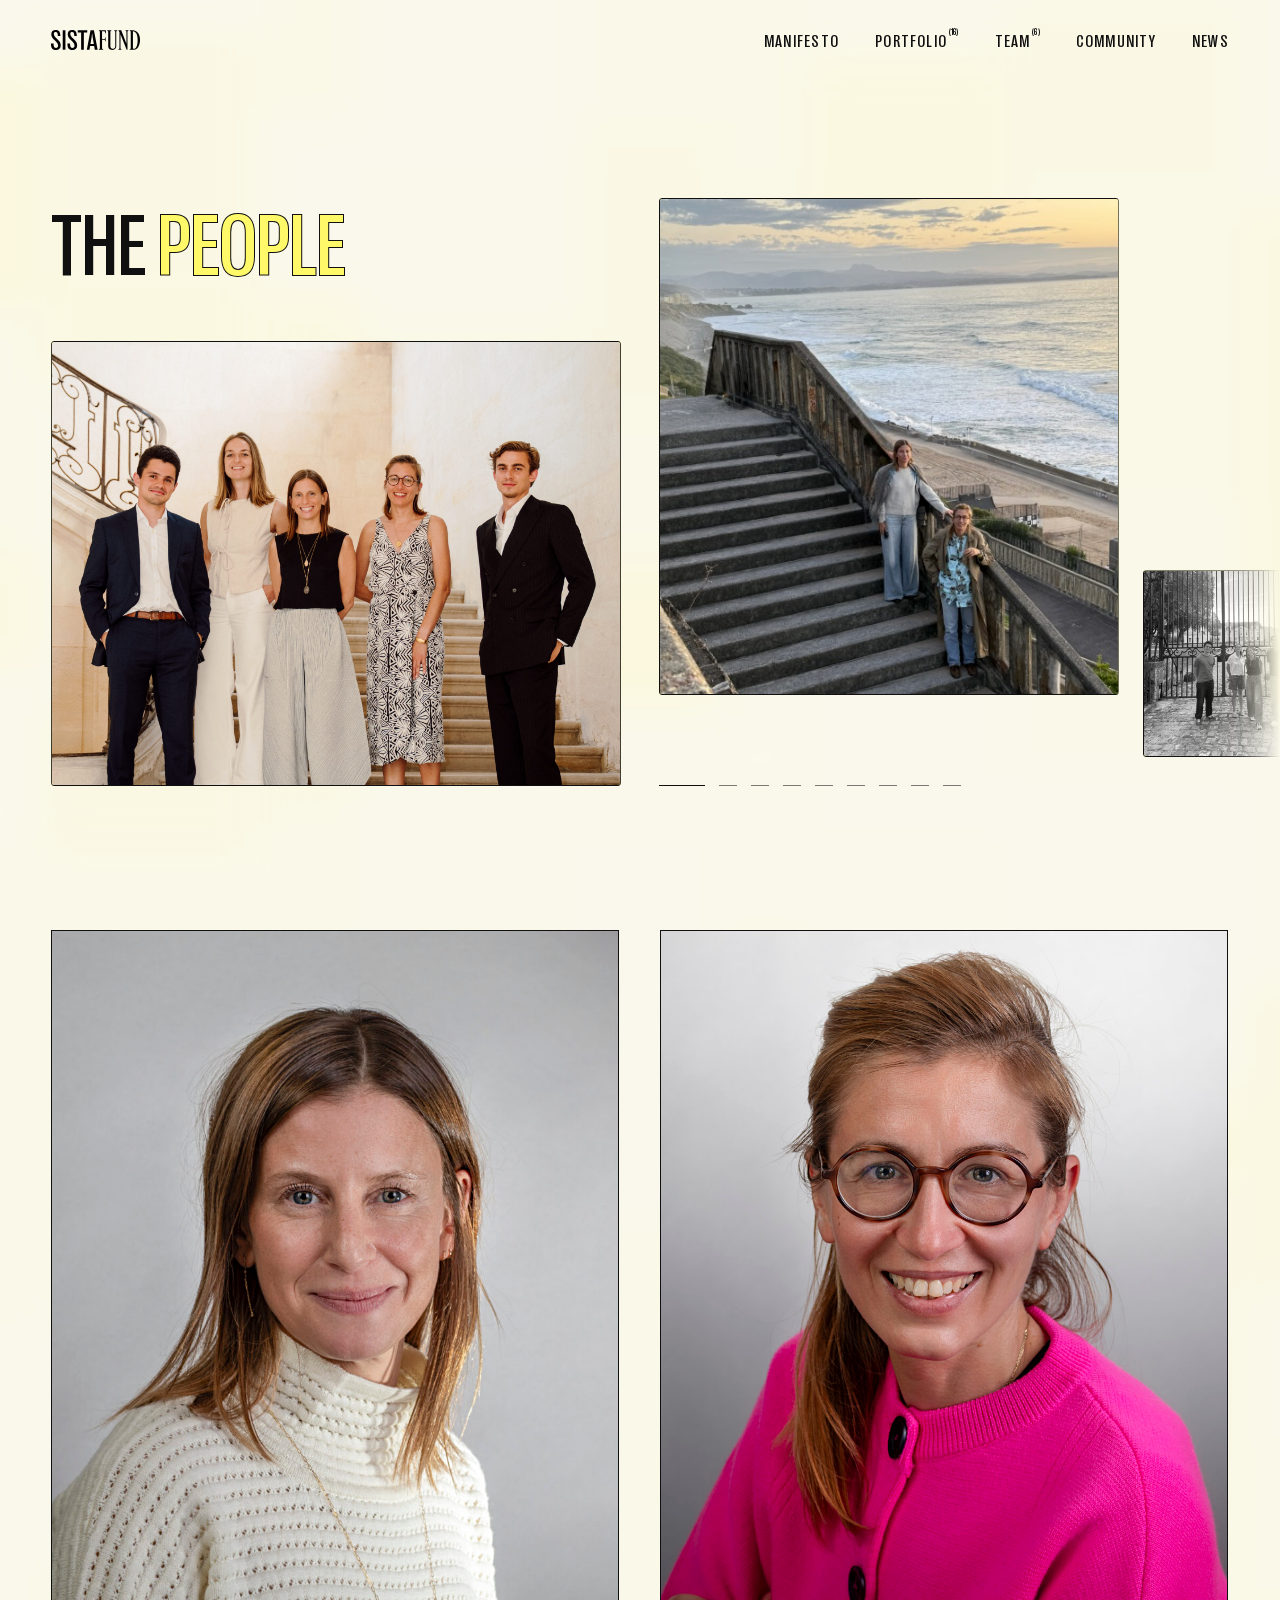
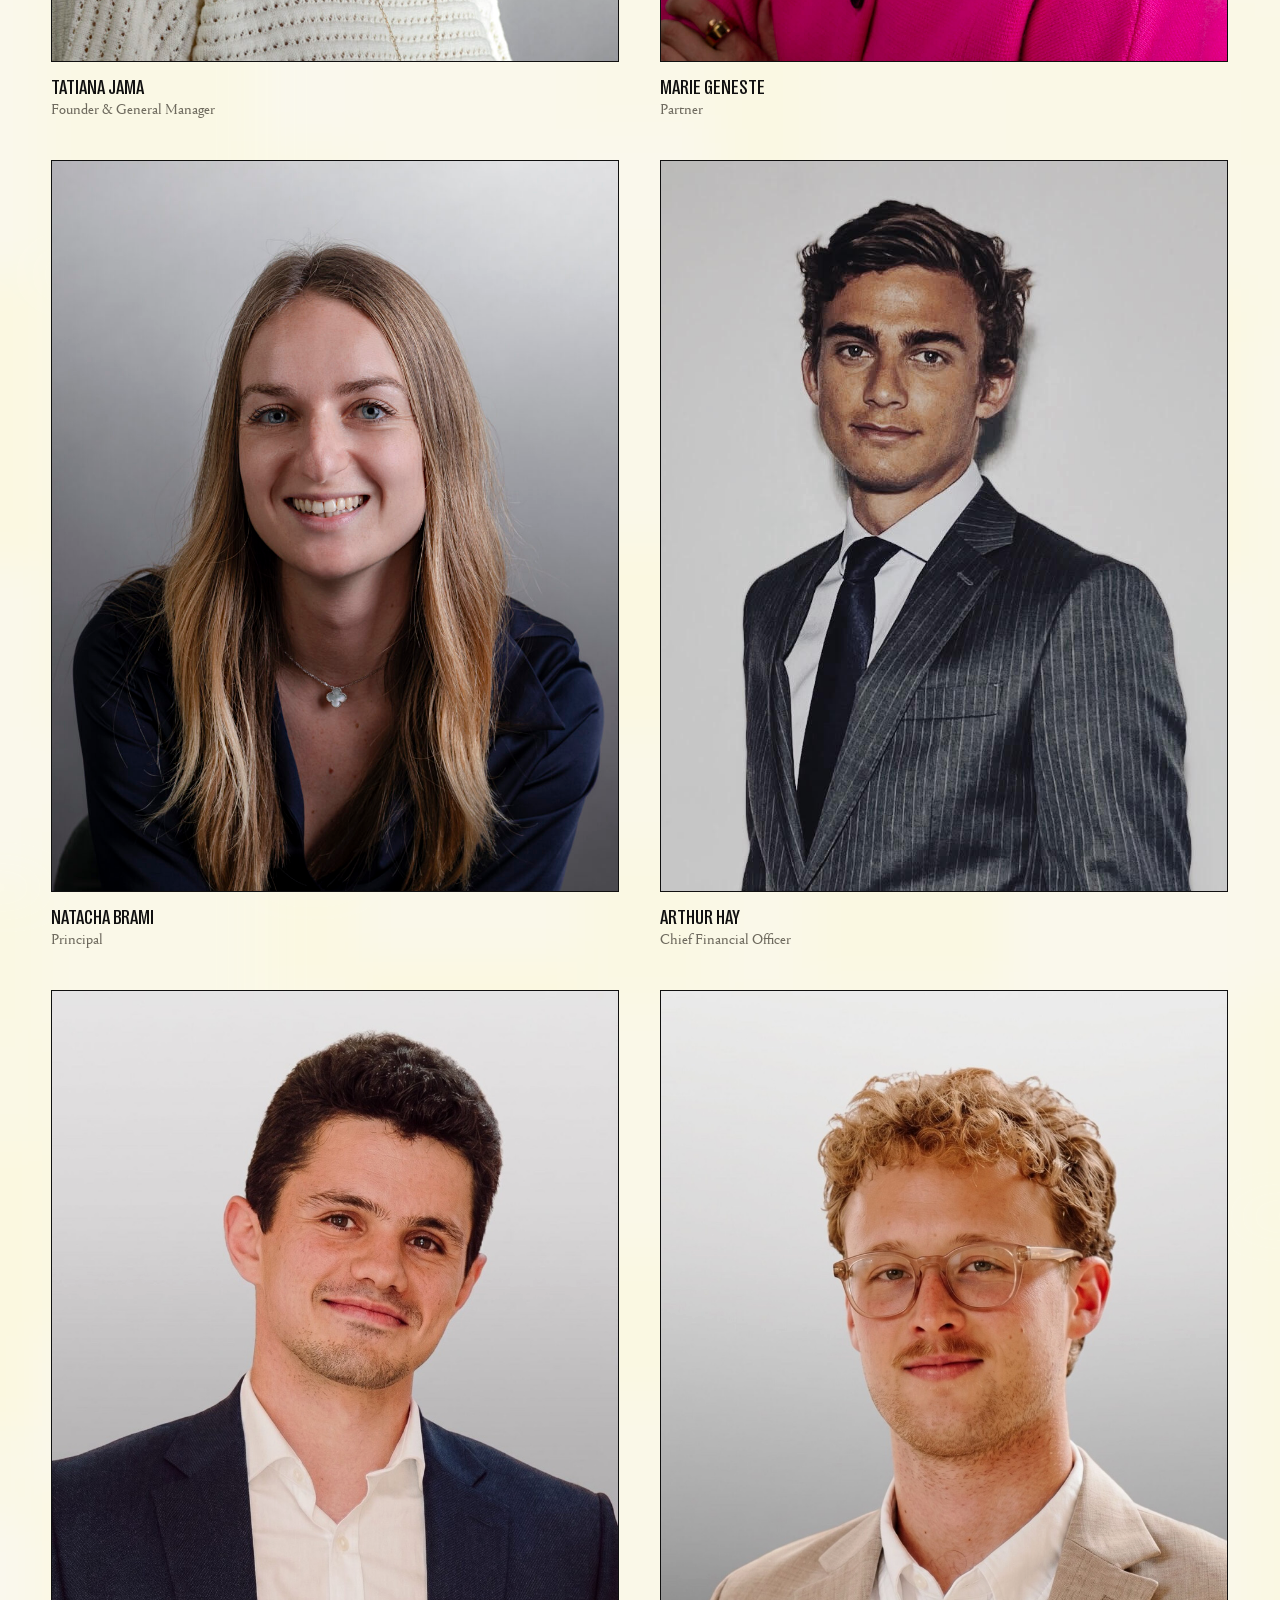
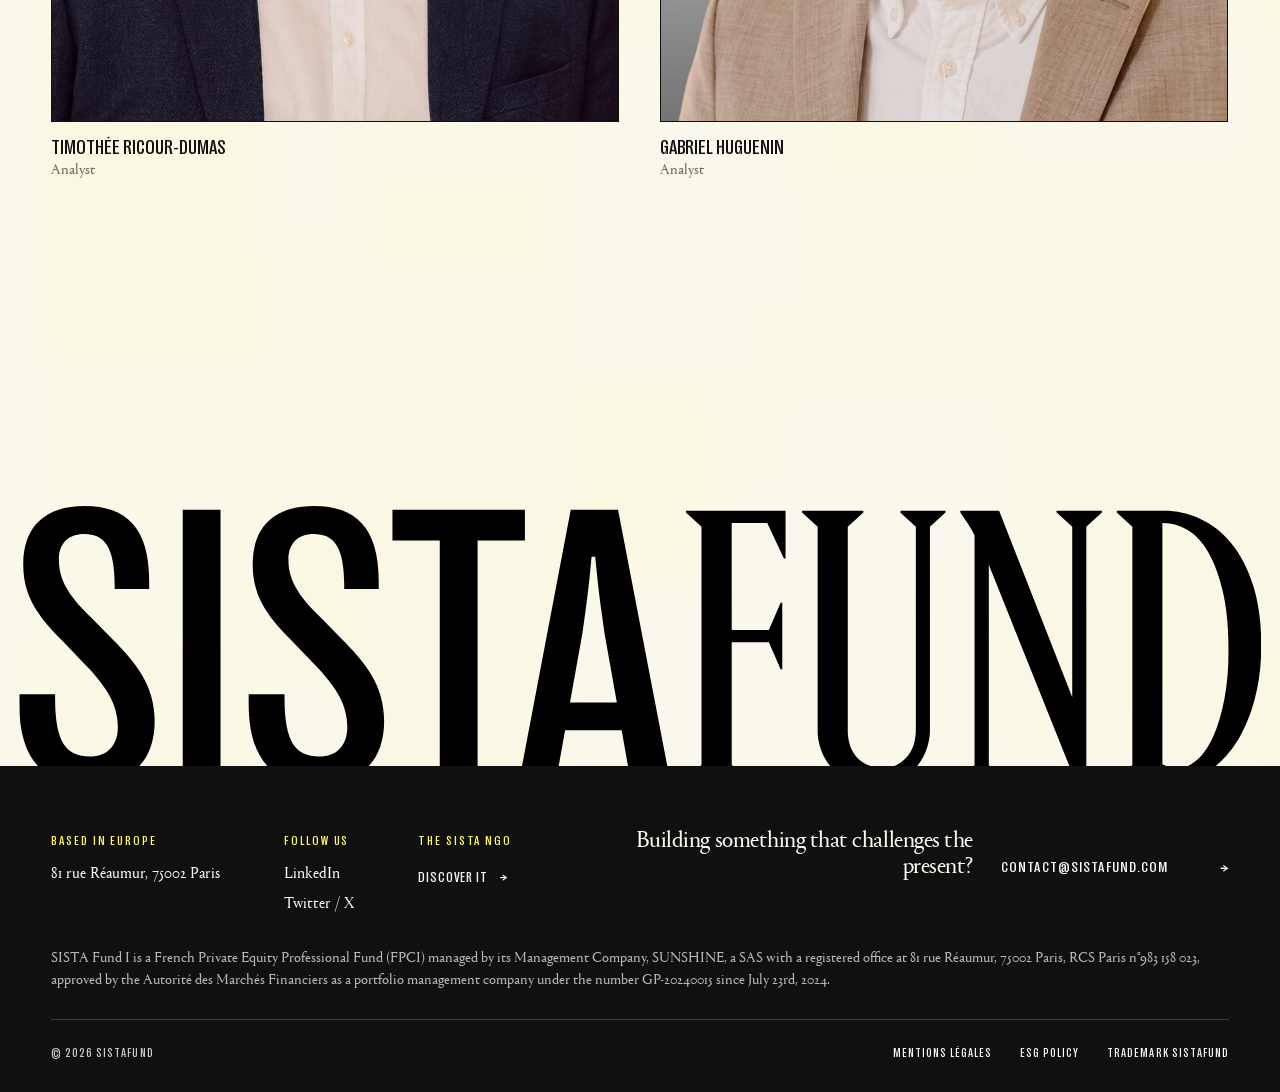
<file: team.html>
<!DOCTYPE html>
<html lang="en">
<head>
<meta charset="UTF-8">
<meta name="viewport" content="width=device-width, initial-scale=1.0">
<title>SISTAFUND | The team</title>
<meta name="description" content="Meet the SISTAFUND team — entrepreneurs, operators and investors backing exceptional founders, women and gender-balanced teams, building Europe's next technology leaders.">
<link rel="icon" href="data:image/svg+xml,<svg xmlns='http://www.w3.org/2000/svg' viewBox='0 0 100 100'><rect width='100' height='100' fill='%23FFF868'/><text x='50' y='76' font-size='72' font-family='Georgia,serif' text-anchor='middle' fill='%23101010'>S</text></svg>">
<link rel="stylesheet" href="style.css?v=403">
</head>
<body class="loaded nav-ready">

<header class="nav" id="nav">
  <a href="/" class="nav-logo"><img src="img/logo.svg" alt="SISTAFUND"></a>
  <nav class="nav-links">
    <a href="/manifesto">Manifesto</a>
    <a href="/portfolio">Portfolio<sup class="nav-count">(16)</sup></a>
    <a href="/team">Team<sup class="nav-count">(6)</sup></a>
    <a href="/community">Community</a>
    <a href="/news">News</a>
  </nav>
  <button class="burger" id="burger" aria-label="Menu"><span></span><span></span></button>
</header>

<div class="mobile-menu" id="mobileMenu">
    <a href="/manifesto">Manifesto</a>
  <a href="/portfolio">Portfolio<sup class="nav-count">(16)</sup></a>
  <a href="/team">Team<sup class="nav-count">(6)</sup></a>
  <a href="/community">Community</a>
  <a href="/news">News</a>
</div>

<main class="page">
  <div class="ground">
    <div class="hero-wall ground-wall" aria-hidden="true"></div>

  <header class="page-open page-open--anchor page-open--duo">
    <div class="page-open-text">
      <h1 class="page-hero-title" data-reveal="mask">The <span class="yw">people</span></h1>

      <div class="pcf-wide" style="--crop: 1.28">
        <figure class="pcf-frame" data-reveal="image" style="--rd:120ms">
          <img src="img/hero.jpg" alt="The SISTAFUND team" class="on">
        </figure>
      </div>
    </div>

    <div class="pcascade">

      <div class="pcwindow pcwindow--big">
        <div class="pcq">
          <figure class="pcf-frame" data-reveal="image">
            <img src="img/life/team-tatiana-marie.jpg" alt="Tatiana and Marie of SISTAFUND" class="on">
          </figure>
        </div>
        <div class="pcq">
          <figure class="pcf-frame" data-reveal="image" style="--rd:90ms">
            <img src="img/life/team-moment.jpg" alt="The SISTAFUND team at the gate" class="on">
          </figure>
        </div>
        <div class="pcq">
          <figure class="pcf-frame" data-reveal="image" style="--rd:90ms">
            <img src="img/life/team-cafe.jpg" alt="A SISTAFUND evening in Paris" class="on">
          </figure>
        </div>
        <div class="pcq">
          <figure class="pcf-frame" data-reveal="image" style="--rd:180ms">
            <img src="img/life/pitch-marie.jpg" alt="Marie speaking at a SISTAFUND gathering" class="on">
          </figure>
        </div>
        <div class="pcq">
          <figure class="pcf-frame" data-reveal="image" style="--rd:270ms">
            <img src="img/life/team-talk.jpg" alt="A SISTAFUND presentation closing on a thank-you slide" class="on">
          </figure>
        </div>
        <div class="pcq">
          <figure class="pcf-frame" data-reveal="image" style="--rd:360ms">
            <img src="img/life/pitch-natacha.jpg" alt="Natacha speaking at a SISTAFUND gathering" class="on">
          </figure>
        </div>
        <div class="pcq">
          <figure class="pcf-frame" data-reveal="image" style="--rd:450ms">
            <img src="img/life/team-vivatech.jpg" alt="On stage at VivaTechnology" class="on">
          </figure>
        </div>
        <div class="pcq">
          <figure class="pcf-frame" data-reveal="image" style="--rd:540ms">
            <img src="img/life/pitch-arthur.jpg" alt="Arthur speaking at a SISTAFUND gathering" class="on">
          </figure>
        </div>
        <div class="pcq">
          <figure class="pcf-frame" data-reveal="image" style="--rd:630ms">
            <img src="img/life/team-podium.jpg" alt="Speaking on professional equality in Europe" class="on">
          </figure>
        </div>
      </div>
      <div class="pcwindow pcwindow--small">
        <div class="pcq">
          <figure class="pcf-frame" data-reveal="image">
            <img src="img/life/team-tatiana-marie.jpg" alt="Tatiana and Marie of SISTAFUND" class="on">
          </figure>
        </div>
        <div class="pcq">
          <figure class="pcf-frame" data-reveal="image" style="--rd:90ms">
            <img src="img/life/team-moment.jpg" alt="The SISTAFUND team at the gate" class="on">
          </figure>
        </div>
        <div class="pcq">
          <figure class="pcf-frame" data-reveal="image" style="--rd:90ms">
            <img src="img/life/team-cafe.jpg" alt="A SISTAFUND evening in Paris" class="on">
          </figure>
        </div>
        <div class="pcq">
          <figure class="pcf-frame" data-reveal="image" style="--rd:180ms">
            <img src="img/life/pitch-marie.jpg" alt="Marie speaking at a SISTAFUND gathering" class="on">
          </figure>
        </div>
        <div class="pcq">
          <figure class="pcf-frame" data-reveal="image" style="--rd:270ms">
            <img src="img/life/team-talk.jpg" alt="A SISTAFUND presentation closing on a thank-you slide" class="on">
          </figure>
        </div>
        <div class="pcq">
          <figure class="pcf-frame" data-reveal="image" style="--rd:360ms">
            <img src="img/life/pitch-natacha.jpg" alt="Natacha speaking at a SISTAFUND gathering" class="on">
          </figure>
        </div>
        <div class="pcq">
          <figure class="pcf-frame" data-reveal="image" style="--rd:450ms">
            <img src="img/life/team-vivatech.jpg" alt="On stage at VivaTechnology" class="on">
          </figure>
        </div>
        <div class="pcq">
          <figure class="pcf-frame" data-reveal="image" style="--rd:540ms">
            <img src="img/life/pitch-arthur.jpg" alt="Arthur speaking at a SISTAFUND gathering" class="on">
          </figure>
        </div>
        <div class="pcq">
          <figure class="pcf-frame" data-reveal="image" style="--rd:630ms">
            <img src="img/life/team-podium.jpg" alt="Speaking on professional equality in Europe" class="on">
          </figure>
        </div>
      </div>
      <div class="pcdots" aria-label="Pictures"></div>
    </div>
  </header>

  <section class="team-gallery">
    <div class="team-grid" id="teamGallery" data-stagger></div>
  </section>

  <section class="cta">
    <div class="cta-brand" aria-hidden="true"><img src="img/logo.svg" alt=""></div>
  </section>

  </div>
</main>

<footer class="footer">
  <div class="footer-top" id="contact">
    <div class="footer-cols">
      <div class="footer-col">
        <span class="footer-head">Based in Europe</span>
        <p>81 rue Réaumur, 75002 Paris</p>
      </div>
      <div class="footer-col">
        <span class="footer-head">Follow us</span>
        <a href="https://www.linkedin.com/company/sistafund/" target="_blank" rel="noopener">LinkedIn</a>
        <a href="https://twitter.com/wearesista" target="_blank" rel="noopener">Twitter / X</a>
      </div>
      <a class="footer-col footer-col--go" href="https://www.wearesista.com/" target="_blank" rel="noopener">
        <span class="footer-head">The Sista NGO</span>
        <span class="footer-go">Discover it <span class="btn-arrow">&rarr;</span></span>
      </a>
    </div>
    <div class="footer-say">
      <h2 class="cta-title">
        <span class="line"><span>Building something that challenges the present?</span></span>
      </h2>
      <a href="mailto:contact@sistafund.com" class="btn btn-light cta-btn">contact@sistafund.com <span class="btn-arrow">&rarr;</span></a>
    </div>
  </div>
  <div class="footer-legal-block">
    <p class="footer-legal">SISTA Fund I is a French Private Equity Professional Fund (FPCI) managed by its Management Company, SUNSHINE, a SAS with a registered office at 81 rue R&eacute;aumur, 75002 Paris, RCS Paris n&deg;983 158 023, approved by the Autorit&eacute; des March&eacute;s Financiers as a portfolio management company under the number GP-20240015 since July 23rd, 2024.</p>
  </div>
  <div class="footer-bottom">
    <span class="footer-copy">&copy; 2026 SISTAFUND</span>
    <div class="footer-notes"><a href="/mentions-legales">Mentions légales</a><a href="/esg-policy">ESG Policy</a><span>Trademark SISTAFUND</span></div>
  </div>
</footer>

<script src="data.js?v=22"></script>
<script>

  const gallery = document.getElementById('teamGallery');
  (window.TEAM || []).forEach(([name, role, file, paras, about, linkedin]) => {
    const g = document.createElement('article');
    g.className = 'member'; g.setAttribute('data-reveal', '');
    g.innerHTML = `<div class="member-shot">
        <div class="member-photo">
          <img src="img/team/${file}" alt="${name}" loading="lazy">
        </div>
        <div class="member-bio">
          ${paras.map(p => `<p>${p}</p>`).join('')}
          ${about ? `<span class="member-fun">${about}</span>` : ''}
          ${linkedin ? `<a class="member-in" href="${linkedin}" target="_blank" rel="noopener">LinkedIn <span class="btn-arrow">↗</span></a>` : ''}
        </div>
      </div>
      <h3>${name}</h3><span class="member-role">${role}</span>`;
    gallery.appendChild(g);
    if (matchMedia('(hover: none)').matches) {
      g.addEventListener('click', e => {
        if (e.target.closest('.member-in')) return;
        g.classList.toggle('open');
      });
    }
  });

  const nav = document.getElementById('nav');
  addEventListener('scroll', () => nav.classList.toggle('scrolled', scrollY > 60), { passive: true });

  const burger = document.getElementById('burger');
  const mm = document.getElementById('mobileMenu');
  burger.addEventListener('click', () => { burger.classList.toggle('open'); mm.classList.toggle('open'); });
  mm.querySelectorAll('a').forEach(a => a.addEventListener('click', () => { burger.classList.remove('open'); mm.classList.remove('open'); }));</script>
<script src="wall.js?v=2"></script>
<script src="reveal.js?v=52"></script>

</body>
</html>
</file>
<file: style.css>
@font-face {
  font-family: 'RightGrotesk';
  src: url('fonts/RightGrotesk-NarrowMedium.woff2') format('woff2');
  font-weight: normal;
  font-display: swap;
}
@font-face {
  font-family: 'Portrait';
  src: url('fonts/Portrait2.woff2') format('woff2');
  font-weight: normal;
  font-display: swap;
}

:root {

  --fade: 120px;

  --fade-r: linear-gradient(to right,
    #000 calc(100% - var(--fade)),
    rgba(0, 0, 0, .95) calc(100% - var(--fade) * .58),
    rgba(0, 0, 0, .82) calc(100% - var(--fade) * .33),
    rgba(0, 0, 0, .5) calc(100% - var(--fade) * .16),
    transparent 100%);
  --fade-x: linear-gradient(to right,
    transparent 0,
    rgba(0, 0, 0, .5) calc(var(--fade) * .16),
    rgba(0, 0, 0, .82) calc(var(--fade) * .33),
    rgba(0, 0, 0, .95) calc(var(--fade) * .58),
    #000 var(--fade),
    #000 calc(100% - var(--fade)),
    rgba(0, 0, 0, .95) calc(100% - var(--fade) * .58),
    rgba(0, 0, 0, .82) calc(100% - var(--fade) * .33),
    rgba(0, 0, 0, .5) calc(100% - var(--fade) * .16),
    transparent 100%);
  --yellow: #FFF868;
  --ink: #101010;
  --paper: #FAF8F0;
  --grey: #6e6a5e;
  --line: rgba(16, 16, 16, .14);
  --band: 8px;
  --line-light: rgba(250, 248, 240, .18);
  --display: 'RightGrotesk', 'Arial Narrow', sans-serif;
  --serif: 'Portrait', Georgia, serif;
  --ease: cubic-bezier(.22, 1, .36, 1);
}

* { margin: 0; padding: 0; box-sizing: border-box; }
.m-shot, .doc-photo, .m-plate, .ncard-shot,
.pf-logo, .pf-card, .pf-all-card, .pcf-frame,
.lp-photo, .team-face, .inst-card,
.grow-frame, .comm-shot { border-radius: 3px; overflow: hidden; }

html { scroll-behavior: smooth; }

body {
  font-family: var(--serif);
  background: var(--paper);
  color: var(--ink);
  -webkit-font-smoothing: antialiased;
  overflow-x: hidden;
  line-height: 1.55;
}
body.locked { overflow: hidden; }
body.locked .nav { visibility: hidden; }

::selection { background: var(--ink); color: var(--yellow); }

img { max-width: 100%; display: block; }
a { color: inherit; text-decoration: none; }
button { font: inherit; color: inherit; background: none; border: none; cursor: pointer; }
h1, h2, h3 { font-family: var(--display); font-weight: normal; text-transform: uppercase; line-height: .92; }

em { font-style: normal; }

.yw {
  color: var(--yellow);
  -webkit-text-stroke: 2px var(--ink);
  paint-order: stroke fill;
}

.community .yw { color: var(--yellow); -webkit-text-stroke: 0; }

.intro {
  position: fixed; inset: 0; z-index: 300;
  background: var(--yellow);
  display: flex; align-items: center; justify-content: center;
  transform-origin: center 46%;
  transition: opacity .9s ease, transform 1.05s var(--ease);
  will-change: transform, opacity;
}

.intro.done { opacity: 0; transform: scale(4.2); pointer-events: none; }
.intro-inner { text-align: center; padding: 0 6vw; }
.intro-logo img {
  width: min(72vw, 680px); margin: 0 auto;
  clip-path: inset(-5% 100% -5% 0);
  animation: introWipe 1.1s var(--ease) .2s forwards;
  will-change: transform, clip-path;
}
@keyframes introWipe { to { clip-path: inset(-5% 0 -5% 0); } }
@keyframes introFade { to { opacity: 1; } }

.nav {
  position: fixed; top: 0; left: 0; right: 0; z-index: 100;
  display: flex; align-items: center; justify-content: space-between;
  padding: 22px 4vw;
  transition: transform .5s var(--ease), background .3s, padding .3s, box-shadow .3s;
}
.nav.scrolled {
  background: var(--paper);
  padding: 13px 4vw;
  box-shadow: 0 1.5px 0 var(--ink);
}
.nav-logo img { height: 20px; width: auto; }
.nav-links { display: flex; gap: 36px; }
.nav-links a {
  font-family: var(--display); text-transform: uppercase;
  font-size: 1.1rem; letter-spacing: .07em;
  position: relative; padding: 4px 0;
}
.nav-links a::after {
  content: ''; position: absolute; left: 0; bottom: 0;
  width: 100%; height: 5px; background: var(--yellow);
  transform: scaleX(0); transform-origin: right;
  transition: transform .35s var(--ease);
}
.nav-links a:hover::after { transform: scaleX(1); transform-origin: left; }

.nav-count {
  font-family: var(--display); font-size: .58em; letter-spacing: .02em;
  margin-left: .16em; top: -.5em; position: relative;
  color: var(--ink);
}
.mobile-menu .nav-count { font-size: .5em; }

.btn {
  position: relative; isolation: isolate;
  font-family: var(--display); text-transform: uppercase;
  font-size: 1.02rem; letter-spacing: .07em; line-height: 1;
  display: inline-grid; grid-template-columns: 1fr auto; align-items: end;
  gap: 3.2em; width: fit-content; max-width: 100%; text-align: left;
  border: 0; border-bottom: 2px solid currentColor; border-radius: 0;
  background: transparent; padding: 0 0 .62em;
  transition: color .3s var(--ease);
}

.btn::after {
  content: ''; position: absolute;
  left: 0; right: 0; top: calc(100% + 2px); height: var(--band);
  background: var(--yellow);
  transform: scaleX(0); transform-origin: left;
  transition: transform .42s var(--ease);
}
.btn:hover::after { transform: scaleX(1); }
.btn-arrow { font-size: 1.15em; transition: transform .3s var(--ease); }
.btn:hover .btn-arrow { transform: translateX(7px); }
.btn-big {
  font-size: clamp(1.2rem, 1.9vw, 1.7rem);
  margin: 10vh 0 0; padding-bottom: .5em;
}
.btn-light { color: var(--paper); margin-top: 28px; }

.btn--onphoto {
  color: var(--yellow);
  -webkit-text-stroke: 1.6px var(--ink); paint-order: stroke fill;
  border-bottom-color: var(--paper);
}

.burger { display: none; }
.mobile-menu { display: none; }

.hero-pin { position: relative; height: 280vh; }
.hero {
  position: sticky; top: 0;
  background: var(--yellow);
  height: 100vh; overflow: hidden;
}

.hero-wall {
  position: absolute; inset: 0; z-index: 0; overflow: visible; pointer-events: none;
}
.hero-wall > * { will-change: opacity; }

.hero-wall {
  filter: blur(22px);
}
.hero-wall::after {
  content: ''; position: absolute; inset: 0; pointer-events: none;
}
.hero-bar {
  position: absolute;
  background: var(--tone);
}

.grow-wall { z-index: 0; }
.grow-frame, .grow-copy { z-index: 1; }

.hero-bar::after {
  content: ''; position: absolute; inset: 0;
  background: var(--yellow);
  opacity: var(--k, 0);

  transition: opacity .18s var(--ease);
}

.hero-stack {
  position: absolute; inset: 0; z-index: 2;
  display: grid; align-items: center; justify-items: start;
  padding: 0 4vw 0 7vw;
}
.hstmt {
  grid-area: 1 / 1;
  position: relative; margin: 0;
  text-align: left;
  font-family: var(--serif); text-transform: none;
  font-weight: 400; line-height: .98; letter-spacing: -.03em;
  pointer-events: none;
}

.hline { display: block; white-space: nowrap; }

.hstmt .hline.l-kicker {
  letter-spacing: .01em; line-height: 1.02;
  font-size: clamp(1.32rem, 3.2vw, 3.32rem);
}
.hstmt .l-kicker .hmask { padding-bottom: .2em; margin-bottom: -.2em; }
.hstmt .l-md { font-size: clamp(2rem, 6.5vw, 6.7rem); }
.hstmt .l-lg { font-size: clamp(2.6rem, 8.96vw, 9.2rem); }
.hstmt .l-xl { font-size: clamp(3.2rem, 12.3vw, 12.8rem); }
.hstmt .l-kicker { margin-bottom: .3em; margin-left: -2vw; }
@media (max-width: 560px) {
  .hstmt .hline.l-kicker { font-size: 6.4vw; }
  .hstmt .l-xl { font-size: 15.3vw; }
  .hstmt .l-lg { font-size: 12.4vw; }
}

@media (max-width: 345px) {
  .hstmt .hline.l-kicker { font-size: 1.13rem; }
  .hstmt .l-md { font-size: 1.8rem; }
  .hstmt .l-lg { font-size: 2.35rem; }
  .hstmt .l-xl { font-size: 2.9rem; }
}
.hline--in1 { padding-left: 1.3em; }

.hline--in2, .hline--close { text-align: right; padding-left: 0; margin-right: -2vw; }

.hstmt .l-serif-lc {
  font-family: var(--serif); text-transform: none;
  letter-spacing: 0; line-height: 1.06;
}
.hstmt .l-serif-lc .hmask { padding-bottom: .24em; margin-bottom: -.24em; }

.hstmt--claim { position: relative; }

.hstmt--claim::after {
  content: ''; display: block;
  height: calc(clamp(2rem, 6.5vw, 6.7rem) * 1.06 - clamp(2.6rem, 8.96vw, 9.2rem) * .18);
}

@media (max-width: 345px) {
  .hstmt--claim::after { height: 23px; }
}
.hstmt .hmask { display: inline-block; overflow: visible; padding-bottom: .06em; margin-bottom: -.06em; vertical-align: bottom; }
.hstmt .hln { display: inline-block; font-style: normal; transform: translateY(108%); will-change: transform; }

.hero-cue {
  position: absolute; left: 50%; bottom: 4vh;
  width: 2px; height: 9vh;
  transform: translateX(-50%);
  opacity: 0; transition: opacity .6s ease;
}
body.loaded .hero-cue { opacity: 1; }
.hero.scrolled-past .hero-cue { opacity: 0; }
.hero-cue span {
  display: block; width: 100%; height: 100%;
  background: var(--ink);
  transform-origin: top;
  animation: cue 2s var(--ease) infinite;
}
@keyframes cue {
  0% { transform: scaleY(0); opacity: 1; }
  55% { transform: scaleY(1); opacity: 1; }
  100% { transform: scaleY(1); opacity: 0; }
}

main section[id] { scroll-margin-top: 60px; }
.sec-head { padding: 7vh 0 8vh; position: relative; }
.sec-head h2 {
  font-size: clamp(2.8rem, 7vw, 6.4rem);
  overflow: hidden;
}
.sec-head h2 > span.rl {
  display: block;
  transform: translateY(110%);
  transition: transform .9s var(--ease);
}
.sec-head.in-view h2 > span.rl { transform: translateY(0); }
.sec-head.in-view h2 > span.rl:nth-child(2) { transition-delay: .1s; }
.sec-sub { max-width: 34ch; margin-top: 26px; font-size: clamp(1.15rem, 1.6vw, 1.62rem); line-height: 1.4; color: var(--grey); }

.sec-stat {
  margin-top: 14px; font-family: var(--serif);
  font-size: clamp(1.3rem, 1.9vw, 1.8rem); line-height: 1.3; color: var(--ink);
}

.about { padding: 20vh 4vw 14vh; }
.about--sectors { padding: 14vh 4vw 16vh; }
.about-head { max-width: 1250px; }

.about-photo { margin: 10vh -4vw; }

.about-col {
  padding: 44px 36px 52px; border-right: 1.5px solid var(--ink);
  opacity: 0; transform: translateY(26px);
  transition: background .35s, opacity .9s var(--ease), transform .9s var(--ease);
}
.about-col.in-view { opacity: 1; transform: none; }
.about-col:last-child { border-right: none; }
.about-col:hover { background: var(--yellow); }
.about-col p { color: var(--grey); font-size: clamp(1.02rem, 1.3vw, 1.3rem); }
.about-col:hover p { color: var(--ink); }

.sectors { margin-top: 11vh; }

.about--sectors { background: var(--ink); color: var(--paper); padding: 11vh 4vw 12vh; }

.about--sectors .sectors { margin-top: 0; }
.about--sectors .sectors-kicker { color: rgba(250, 248, 240, .74); }
.sectors-kicker {
  font-family: var(--display); text-transform: uppercase;
  font-size: clamp(1.1rem, 1.55vw, 1.6rem); letter-spacing: .16em;
  margin-bottom: 4vh;
}

.sectors-lead {
  font-family: var(--serif); font-weight: 400;
  font-size: clamp(1.5rem, 3vw, 2.9rem); line-height: 1.32; letter-spacing: -.01em;
  color: var(--paper); max-width: none; margin: 0 0 7vh;
}

.sectors-lead .yw { color: var(--yellow); -webkit-text-stroke: 0; }

.sectors-kicker--areas { margin-bottom: 3vh; }
.sector {
  border-top: 1.5px solid var(--paper);

  padding: 2.4vh 0;
  text-align: center;
  cursor: default; overflow: hidden;
  transition: background .35s, color .35s;
}
.sector:last-child { border-bottom: 1.5px solid var(--paper); }
.sector > span {
  display: block;
  font-family: var(--display); text-transform: uppercase;

  font-size: clamp(min(2.6rem, 11vw), 7.5vw, 6.8rem); line-height: .95;
  transform: translateY(110%);
  transition: transform .8s var(--ease), letter-spacing .4s var(--ease);
}
.sector.in-view > span { transform: translateY(0); }
.sector:hover { background: var(--yellow); color: var(--ink); }
.sector:hover > span { letter-spacing: .04em; }

.grow-pin { position: relative; height: 320vh; }
.grow {
  position: sticky; top: 0; height: 100vh; overflow: hidden;
  background: var(--paper);
  display: grid; place-items: center;
}
.grow-frame {
  position: absolute; inset: 0;
  clip-path: inset(30% 27% 30% 27% round 3px);
  will-change: clip-path;
}
.grow-frame img {
  width: 100%; height: 100%; object-fit: cover; object-position: center 20%;

  transform: translateY(22%) scale(1.18); will-change: transform;
}
.grow-dim { position: absolute; inset: 0; background: var(--ink); opacity: 0; }

.grow-copy {
  position: relative; z-index: 2; width: 100%;
  padding: 0 4vw;
  display: grid; grid-template-columns: 1.15fr .85fr; gap: 6vw 6vw; align-items: start;
  color: var(--paper); opacity: 0; pointer-events: none;
}
.grow-copy.on { pointer-events: auto; }

.grow-title {
  font-family: var(--serif); font-weight: 400;

  text-transform: none;
  font-size: clamp(1.7rem, 4vw, 4.2rem); line-height: 1.05; letter-spacing: -.02em;

  max-width: 9em;
}

.grow-side p {
  font-family: var(--serif); font-size: clamp(1.05rem, 1.55vw, 1.55rem); line-height: 1.5;
  color: rgba(250, 248, 240, .88); max-width: 46ch;

  padding-top: calc(.10 * clamp(1.85rem, 4.5vw, 4.7rem) - .361em);
}
.grow-side p + p { margin-top: 1.1em; }

.grow-side { align-self: stretch; display: flex; flex-direction: column; }
.grow-side .btn { margin-top: auto; }
.grow-btn { margin-top: 3.4vh; }
@media (max-width: 900px) {
  .grow-pin { height: 260vh; }
  .grow-copy { grid-template-columns: 1fr; gap: 3vh; }
  .grow-frame { clip-path: inset(24% 8% 24% 8% round 3px); }
  .grow-side .btn { margin-top: 3.2vh; }
}

.stats { background: var(--paper); color: var(--ink); padding: 15vh 4vw 14vh; }
.stats-kicker {
  font-family: var(--display); text-transform: uppercase;
  font-size: clamp(1.1rem, 1.55vw, 1.6rem); letter-spacing: .16em;
  color: rgba(16, 16, 16, .74);
  margin-bottom: 5vh;
}

html.anim .thesis-line[data-reveal="card"] { transition-duration: 1.9s; }

.thesis-line {
  font-family: var(--serif); font-weight: 400;
  font-size: clamp(1.9rem, 4.5vw, 4.8rem); line-height: 1.26; letter-spacing: -.012em;
  color: var(--ink); max-width: 33ch; margin-top: 2vh;
}
.thesis-line + .thesis-line {

  margin: 1.1em 0 0 auto; text-align: right; max-width: 42ch;
}

@media (max-width: 860px) {
  .thesis-line + .thesis-line { margin-left: 0; text-align: left; }
}

.thesis-line b {
  font-weight: 400;
  border-bottom: var(--band) solid var(--yellow);
  padding-bottom: .02em;
  white-space: nowrap;
}

.stats { position: relative; overflow: hidden; }
.stats-wall { z-index: 0; }
.stats > :not(.stats-wall) { position: relative; z-index: 1; }

.portfolio, .team, .news, .faq { position: relative; }

.ground { position: relative; overflow: hidden; }
.ground > :not(.ground-wall) { position: relative; z-index: 1; }
.ground-wall { z-index: 0; }
.pf-rows { position: relative; }
.portfolio > :not(.head-wall), .team > :not(.head-wall),
.news > :not(.head-wall), .faq > :not(.head-wall) { position: relative; z-index: 1; }

.portfolio, .team, .news, .faq { overflow: hidden; }

.pf-card, .pf-all-card { position: relative; overflow: hidden; }
.pf-shot {
  position: absolute; inset: 0; overflow: hidden;
  opacity: 0; transition: opacity .32s var(--ease);
  pointer-events: none;
}
.pf-shot img {
  position: absolute; inset: 0; width: 100%; height: 100%;
  object-fit: cover; object-position: center;
  filter: grayscale(1) contrast(1.06);
  transform: scale(1.05); transition: transform .9s var(--ease);
}
.pf-card:hover .pf-shot, .pf-all-card:hover .pf-shot { opacity: 1; }
.pf-card:hover .pf-shot img, .pf-all-card:hover .pf-shot img { transform: none; }
.pf-logo { transition: opacity .32s var(--ease); }
.pf-card:hover .pf-logo, .pf-all-card:hover .pf-logo { opacity: 0; }

.portfolio { padding: 7vh 4vw 0; }

.pf-rows {
  padding: 4vh 0 5vh; overflow: hidden;
  -webkit-mask-image: var(--fade-x);
  mask-image: var(--fade-x);
}
.pf-all-cta { text-align: center; padding: 7vh 0 0; }
.pf-all-cta .btn-big { margin: 0; }
.pf-row { margin-bottom: 7vh; }
.pf-track {
  display: flex; gap: 26px; width: max-content;
  will-change: transform;
  padding: 8px 0;
}

.pf-card {
  display: flex;
  width: clamp(240px, 24vw, 320px);
  border: 1.5px solid var(--ink); background: var(--paper);
  padding: 0;
  transition: transform .35s var(--ease), box-shadow .3s var(--ease);
}
.pf-card .pf-logo { height: auto; aspect-ratio: 1.6; border-bottom: none; padding: 30px; }
.pf-card:hover { transform: translateY(-6px); }
.pf-logo {
  width: 100%; height: 130px;
  display: flex; align-items: center; justify-content: center;
  border-bottom: 1.5px solid var(--ink); padding: 20px;
}
.pf-logo img { max-height: 62px; max-width: 62%; object-fit: contain; }
@media (max-width: 560px) {
  .pf-card { width: 150px; }
  .pf-track { gap: 14px; padding: 6px 0; }
  .pf-logo { height: 92px; padding: 14px; }
  .pf-card .pf-logo { padding: 16px; }
  .pf-logo img { max-height: 46px; }
  .pf-row { margin-bottom: 4vh; }
}

.pf-logo--word {
  font-family: var(--display); text-transform: uppercase;
  font-size: clamp(1.1rem, 1.5vw, 1.6rem); letter-spacing: .02em; color: var(--ink);
  text-align: center; line-height: 1.05;
}

.team-row {
  display: grid; grid-template-columns: repeat(4, minmax(0, 1fr));
  gap: 1.4vw; margin: 5vh 0 0;
}
.team-face:nth-of-type(1) { grid-area: 1 / 1 / 2 / 2; }
.team-face:nth-of-type(2) { grid-area: 1 / 2 / 2 / 3; }
.team-face:nth-of-type(3) { grid-area: 2 / 2 / 3 / 3; }
.team-face:nth-of-type(4) { grid-area: 2 / 3 / 3 / 4; }
.team-face:nth-of-type(5) { grid-area: 2 / 4 / 3 / 5; }
.team-said { grid-area: 1 / 3 / 2 / 5; align-self: start; }
.team-cta  { grid-area: 2 / 1 / 3 / 2; display: flex; align-items: flex-end; }
.team-face {
  position: relative; display: block; overflow: hidden;
  aspect-ratio: 4 / 5.2;
  border: 1.5px solid var(--ink);
  transition: box-shadow .3s var(--ease), transform .35s var(--ease);
}
.team-face img {
  position: absolute; inset: 0; width: 100%; height: 100%;
  object-fit: cover; object-position: center 22%;
  filter: grayscale(1) contrast(1.04);
  transition: filter .6s var(--ease), transform .6s var(--ease);
}

html.anim .team-face[data-reveal] { clip-path: inset(0 0 -10px -10px); }
.team-face:hover img { filter: grayscale(.15) contrast(1.02); }
.team-face .pcf-tag { padding: 3.4em 1em .9em; }
.team-face .pcf-tag b { font-size: clamp(.86rem, 1.02vw, 1.02rem); }
.team-face .pcf-tag i { font-size: clamp(.9rem, 1.05vw, 1.05rem); }
.team-face:hover .pcf-tag { opacity: 1; transform: none; }

@media (max-width: 1100px) {
  .team-row { grid-template-columns: repeat(2, minmax(0, 1fr)); }
  .team-face:nth-of-type(1), .team-face:nth-of-type(2), .team-face:nth-of-type(3),
  .team-face:nth-of-type(4), .team-face:nth-of-type(5),
  .team-said, .team-cta { grid-area: auto; }
  .team-said { grid-column: 1 / -1; order: -1; }
  .team-cta  { grid-column: 1 / -1; order: 2; margin-top: 2vh; }
}
@media (max-width: 520px) { .team-row { grid-template-columns: repeat(3, minmax(0, 1fr)); gap: 2.2vw; } }
.team { padding: 14vh 4vw 24vh; }

.team .sec-head { padding-bottom: 5vh; }
.team-intro-sub {
  font-family: var(--serif); font-size: clamp(1.15rem, 1.75vw, 1.75rem); line-height: 1.4;
  color: var(--ink); max-width: 34ch; margin: 0;
}

.team-grid {
  display: grid; grid-template-columns: repeat(3, 1fr); gap: 28px;
  max-width: 1060px;
}
.member { opacity: 0; transform: translateY(36px); transition: opacity .8s var(--ease), transform .8s var(--ease); }
.member.in-view { opacity: 1; transform: translateY(0); }
.member-photo {
  position: relative; overflow: hidden;
  aspect-ratio: 4 / 4.7; border: 1.5px solid var(--ink);
  background: var(--yellow);
  clip-path: inset(0 0 100% 0);
  transition: clip-path 1.05s var(--ease) .08s, box-shadow .3s var(--ease);
}
.member.in-view .member-photo { clip-path: inset(0 0 -10px -10px); }
.member-photo img {
  width: 100%; height: 118%; object-fit: cover; object-position: center 16%;
  filter: grayscale(1) contrast(1.05);
  transform: translateY(var(--py, -8%)) scale(var(--sc, 1));
  transition: transform .28s var(--ease);
}
.member:hover .member-photo img { --sc: 1.05; }

.member-photo img[src*="marie"] { object-position: center 30%; }
.member-photo img[src*="arthur"] { object-position: center 28%; }

.member-photo img[src*="tatiana"] { --sc: 1.32; object-position: center 4%; }
.member:hover .member-photo img[src*="tatiana"] { --sc: 1.37; }
.team-gallery .member-photo img[src*="tatiana"] { --py: 8%; }
.member-photo img[src*="natacha"] { --sc: 1.08; object-position: center 14%; }
.member:hover .member-photo img[src*="natacha"] { --sc: 1.13; }

.member-shot { position: relative; }
.member-bio {
  position: absolute; inset: 0;
  background: rgba(16, 16, 16, .92); color: var(--paper);
  padding: 5%; display: flex; flex-direction: column; justify-content: center; gap: .6em;
  opacity: 0; transition: opacity .5s var(--ease);
  font-family: var(--serif); font-size: clamp(.8rem, 1.05vw, 1.15rem); line-height: 1.45;
}

@supports (container-type: inline-size) {
  .team-gallery .member-shot { container-type: inline-size; }
  .member-bio { font-size: clamp(.8rem, 3.6cqw, 1.15rem); }
}
.member:hover .member-bio, .member.open .member-bio { opacity: 1; }

.member-fun {
  color: var(--yellow); font-family: var(--display); text-transform: uppercase;
  font-size: .72rem; letter-spacing: .08em; line-height: 1.45;
  margin-top: .55em;
}
.member-in {
  align-self: flex-start;
  font-family: var(--display); text-transform: uppercase;
  font-size: .74rem; letter-spacing: .1em;
  border-bottom: 1.5px solid rgba(250, 248, 240, .4); padding-bottom: 3px;
  transition: color .3s var(--ease), border-color .3s var(--ease);
}
.member-in:hover { color: var(--yellow); border-color: var(--yellow); }
.member h3 { font-size: clamp(1.3rem, 1.65vw, 1.65rem); margin: 14px 0 3px; }
.member-role { color: var(--grey); font-size: clamp(.95rem, 1.15vw, 1.15rem); }

.community { background: var(--ink); color: var(--paper); padding: 12vh 4vw 14vh; --shot-edge: 1.5px; }

.comm-top {
  display: grid; grid-template-columns: minmax(0, 1fr) minmax(0, 1.68fr);
  gap: 3.4vw; align-items: stretch;
}
.comm-words { display: flex; flex-direction: column; }

.comm-head { padding: 0 0 1vh; }
.comm-head h2 { margin-top: -.2em; }
.comm-note  { margin-top: 3.5vh; }

.comm-cta   { margin-top: auto; margin-bottom: 7px; display: flex; align-items: flex-end; }
.comm-note p { color: rgba(250, 248, 240, .78); font-size: clamp(1.15rem, 1.5vw, 1.5rem); line-height: 1.45; max-width: 40ch; }
.comm-cta .btn { white-space: nowrap; margin: 0; }

.comm-word > * { opacity: 0; transform: translateY(18px); transition: opacity .8s var(--ease), transform .8s var(--ease); }
.comm-word.in-view > * { opacity: 1; transform: none; }

.comm-shots {
  display: grid; grid-template-columns: repeat(2, minmax(0, 1fr)); gap: 2.4vw;
  align-items: start;
}

.comm-shot {
  position: relative; margin: 0; overflow: hidden;
  aspect-ratio: 4 / 5.3;
  border: var(--shot-edge) solid rgba(250, 248, 240, .22);
  cursor: pointer;
  transition: border-color .3s var(--ease);
}
.comm-shot:hover, .comm-shot:focus-visible { border-color: rgba(250, 248, 240, .58); outline: none; }

.comm-pile { position: relative; }
.comm-pile--low { margin-top: 9vh; }

.comm-dots, .pcdots {
  display: flex; align-items: center; gap: 14px;
}
.comm-dots {
  grid-column: 1 / -1;
  margin-top: 4.5vh; padding-left: var(--shot-edge);
}

.community { --mark-off: rgba(250, 248, 240, .43); --mark-hover: rgba(250, 248, 240, .72); --mark-on: var(--yellow); }
.page-open { --mark-off: rgba(16, 16, 16, .55); --mark-hover: rgba(16, 16, 16, .78); --mark-on: var(--ink); }
.comm-dot, .pcdot {
  display: flex; align-items: center;
  width: 18px; height: 16px; padding: 0; border: 0; border-radius: 0;
  background: none; cursor: pointer;
  transition: width .38s var(--ease);
}
.comm-dot::before, .pcdot::before {
  content: ''; display: block; width: 100%; height: 2px;
  background: var(--mark-off);
  transition: background .38s var(--ease);
}
.comm-dot:hover::before, .pcdot:hover::before { background: var(--mark-hover); }
.comm-dot.on, .pcdot.on { width: 46px; }
.comm-dot.on::before, .comm-dot.on:hover::before,
.pcdot.on::before, .pcdot.on:hover::before { background: var(--mark-on); }
.comm-shot img {
  position: absolute; inset: 0; width: 100%; height: 100%;
  object-fit: cover; object-position: center 32%;
  filter: contrast(1.02);

  opacity: 0; transition: opacity .55s var(--ease);
}
.comm-shot img.on { opacity: 1; }

.comm-shot img[src*="comm-talking"] { object-position: center 38%; }
.comm-shot img[src*="comm-poilane"] { object-position: center 52%; }
.comm-shot img[src*="comm-fans"]    { object-position: center 28%; }
@media (max-width: 1000px) {
  .comm-top { grid-template-columns: 1fr; gap: 6vh; }
  .comm-pile--low { margin-top: 0; }

  .comm-cta { margin-top: 5vh; margin-bottom: 0; }
}

@media (max-width: 700px) {
  .comm-shots { grid-template-columns: repeat(2, minmax(0, 1fr)); gap: 3vw; }
  .comm-pile--low { margin-top: 7vh; }
}

.pcf-tag {
  position: absolute; left: 0; right: 0; bottom: 0; z-index: 3;
  padding: 3.2em .8em .75em;
  background: linear-gradient(to top,
    rgba(16, 16, 16, .93) 0%, rgba(16, 16, 16, .74) 38%, rgba(16, 16, 16, 0) 100%);
  opacity: 0; transform: translateY(10px);
  transition: opacity .34s var(--ease), transform .46s var(--ease);
}

.pcf-tag { padding: 3.4em 1.4em 1.1em; z-index: 4; }
.pcq.is-top:hover .pcf-tag { opacity: 1; transform: none; }
.pcf-tag b { font-size: clamp(1.05rem, 1.3vw, 1.3rem); letter-spacing: .04em; }
.pcf-tag i { font-size: clamp(1rem, 1.18vw, 1.18rem); }
.pcf-tag b {
  display: block; font-family: var(--display); text-transform: uppercase;
  font-size: .8rem; line-height: 1.05; font-weight: 400;
  color: var(--yellow);
}
.pcf-tag i {
  font-style: normal; font-family: var(--serif);
  font-size: .82rem; color: rgba(250, 248, 240, .82);
}

.faq { padding: 14vh 4vw 16vh; position: relative; }
.faq-list { }
.faq-item { border-top: 1.5px solid var(--ink); }
.faq-list .faq-item:last-of-type { border-bottom: 1.5px solid var(--ink); }
.faq-item summary {
  list-style: none; cursor: pointer;
  display: flex; align-items: center; justify-content: space-between; gap: 20px;
  font-family: var(--display); text-transform: uppercase;
  font-size: clamp(1.2rem, 2.6vw, 2rem); line-height: 1.05;
  padding: 26px 6px;
  transition: background .3s, padding .3s;
}
.faq-item summary::-webkit-details-marker { display: none; }

.faq-item summary { position: relative; }
.faq-item summary::after {
  content: ''; position: absolute; left: 0; right: 0; bottom: 0; height: var(--band);
  background: var(--yellow);
  transform: scaleX(0); transform-origin: left;
  transition: transform .42s var(--ease);
}
.faq-item summary:hover { padding-left: 20px; }
.faq-item summary:hover::after { transform: scaleX(1); }
.faq-x {
  font-size: 1.1em; transition: transform .45s var(--ease); flex-shrink: 0;
}
.faq-item[open] .faq-x { transform: rotate(45deg); }
.faq-item p {
  padding: 18px 6px 34px;
  color: var(--grey); font-size: clamp(1.05rem, 1.35vw, 1.35rem);

  max-width: none; line-height: 1.68;
}

.faq-more { display: grid; grid-template-rows: 0fr; transition: grid-template-rows .55s var(--ease); }
.faq-more.open { grid-template-rows: 1fr; }
.faq-more-inner { overflow: hidden; min-height: 0; }

.faq-fold-cta { margin-top: 5vh; }
.faq-fold-cta .btn { margin: 0; }

.news { padding: 9vh 4vw 12vh; }

.news-top { margin-top: 6vh; }
.ncard { display: block; }
.ncard--lead {
  grid-column: 1 / -1;
  display: grid; grid-template-columns: minmax(0, 1.08fr) minmax(0, .92fr);
  gap: 2.6vw; align-items: start;
}
.ncard-shot {
  position: relative; margin: 0 0 1.6vh; overflow: hidden;
  aspect-ratio: 16 / 10;
  border: 1.5px solid var(--ink); background: var(--ink);
  transition: box-shadow .3s var(--ease);
}
.ncard--lead .ncard-shot { margin: 0; aspect-ratio: 4 / 3; }

.ncard--lead.ncard--nofoto { grid-template-columns: minmax(0, 1fr); }
.ncard-shot img {
  position: absolute; inset: 0; width: 100%; height: 100%;
  object-fit: cover; object-position: center 32%;
  filter: grayscale(1) contrast(1.05);
  transition: filter .6s var(--ease), transform .8s var(--ease);
}
.ncard:hover .ncard-shot img { filter: grayscale(.2) contrast(1.02); }
.ncard-say { display: block; }
.ncard-meta {
  display: flex; align-items: baseline; gap: 14px;
  font-family: var(--display); text-transform: uppercase;
  font-size: .78rem; letter-spacing: .1em;
}
.ncard-meta i { font-style: normal; color: var(--grey); }
.ncard-title {
  display: block; font-family: var(--serif);
  font-size: clamp(1.3rem, 1.85vw, 1.9rem); line-height: 1.24; margin-top: 1.4vh;
}
.ncard--lead .ncard-title { font-size: clamp(1.8rem, 3vw, 3.1rem); line-height: 1.16; }

.ncard-go { margin-top: 3vh; }
.ncard-go .btn-arrow { font-style: normal; }
.ncard:hover .ncard-go::after { transform: scaleX(1); }

.news-run {
  margin: 7vh -4vw 0; overflow: hidden;
  -webkit-mask-image: var(--fade-x);
  mask-image: var(--fade-x);
}
.news-track { display: flex; gap: 2vw; width: max-content; padding: 0 4vw; will-change: transform; }
.ncard--min { width: clamp(300px, 27vw, 470px); }
.ncard--min .ncard-shot { aspect-ratio: 4 / 3; }
.ncard--min .ncard-title { font-size: clamp(1.1rem, 1.35vw, 1.4rem); line-height: 1.28; }
@media (max-width: 560px) {
  .ncard--min { width: 210px; }
  .news-track { gap: 12px; }
  .ncard--min .ncard-title { font-size: 1rem; }
}
.news-cta { display: flex; justify-content: center; margin-top: 7vh; }
.news-all-btn { margin: 0; }
@media (max-width: 900px) {
  .ncard--lead { grid-template-columns: 1fr; gap: 2.4vh; }
}

@keyframes leadIn { from { opacity: 0; transform: translateY(12px); } to { opacity: 1; transform: none; } }
@media (max-width: 900px) {
    .team-intro-sub { max-width: none; }
}

.news-cards {
  display: grid; grid-template-columns: repeat(3, 1fr);
  gap: 5vh 26px; align-items: start;
}
.nmc { display: flex; flex-direction: column; min-width: 0; }

.nmc-body { display: contents; }

.nmc--lead {
  grid-column: 1 / -1; flex-direction: row; align-items: stretch;
  gap: 2.6vw; margin-bottom: 3vh;
}
.nmc--lead .nmc-photo { flex: 0 0 54%; aspect-ratio: 16 / 10; }
.nmc--lead .nmc-body {

  display: flex; flex-direction: column; justify-content: flex-start; gap: 1.4vh;
  min-width: 0;
}
.nmc--lead .nmc-title { font-size: clamp(1.6rem, 3.1vw, 3.1rem); line-height: 1.16; }
@media (max-width: 760px) {
  .nmc--lead { flex-direction: column; gap: 0; }
  .nmc--lead .nmc-photo { flex: 0 0 auto; }
}
.nmc-photo {
  position: relative; aspect-ratio: 4 / 3; flex: 0 0 auto; overflow: hidden;
  border: 1.5px solid var(--ink); background: var(--yellow);
}
.nmc-photo img {
  position: absolute; inset: 0; width: 100%; height: 100%; object-fit: cover;
  filter: grayscale(1) contrast(1.04);
  transform: scale(var(--sc, 1));
  transition: transform .5s var(--ease), filter .5s var(--ease);
}
.nmc:hover .nmc-photo img { --sc: 1.04; filter: grayscale(0) contrast(1.02); }
.nmc-meta {
  display: flex; align-items: baseline; gap: 12px; margin: 14px 0 6px;
  font-family: var(--display); text-transform: uppercase;
  font-size: .72rem; letter-spacing: .12em; color: var(--grey);
}
.nmc-meta b { font-weight: normal; color: var(--ink); }
.nmc-meta i { font-style: normal; }
.nmc-title {
  font-family: var(--serif); font-weight: 400;
  font-size: clamp(1.08rem, 1.62vw, 1.62rem); line-height: 1.3;
  display: block;
}
.nmc:hover .nmc-title { color: var(--grey); }

@media (max-width: 980px) { .news-cards { grid-template-columns: repeat(2, 1fr); } }
@media (max-width: 620px) { .news-cards { grid-template-columns: repeat(2, minmax(0, 1fr)); } }

.news-card { display: flex; flex-direction: column; opacity: 0; transform: translateY(36px); transition: opacity .8s var(--ease), transform .8s var(--ease); }
.news-card.in-view { opacity: 1; transform: translateY(0); }
.news-img {
  overflow: hidden; aspect-ratio: 16 / 11;
  border: 1.5px solid var(--ink); margin-bottom: 20px;
  clip-path: inset(0 0 100% 0);
  transition: clip-path 1.05s var(--ease) .08s, box-shadow .3s var(--ease);
}
.news-card.in-view .news-img { clip-path: inset(0 0 -10px -10px); }
.news-img img {
  width: 100%; height: 118%; object-fit: cover; object-position: center 22%;
  filter: grayscale(1);
  transform: translateY(var(--py, -8%)) scale(var(--sc, 1));
  transition: transform .28s var(--ease), filter .6s;
}
.news-card:hover .news-img img { --sc: 1.05; filter: grayscale(0); }
.news-card h3 { font-size: clamp(1.35rem, 1.85vw, 1.85rem); line-height: 1.06; flex: 1; }

.cta {
  position: relative;
  color: var(--ink);
  display: flex; flex-direction: column; align-items: center; justify-content: flex-end;
  text-align: center; padding: 13vh 4vw calc(23vw + 1vh);
}
.cta-brand {
  position: absolute; left: 50%; bottom: -1.5vw;
  transform: translateX(-50%);
  width: 97vw; line-height: 0;
  pointer-events: none;
}
.cta-brand img { width: 100%; }

.cta-title {
  position: relative; font-family: var(--serif); text-transform: none;
  font-size: clamp(1.25rem, 1.85vw, 1.95rem); line-height: 1.12; letter-spacing: -.02em;
}
.cta-title .line { display: block; overflow: hidden; }
.cta-title .line > span {
  display: inline-block; transform: translateY(110%);
  transition: transform .9s var(--ease);
}
.cta.in-view .cta-title .line:nth-child(1) > span { transform: translateY(0); transition-delay: .05s; }
.cta.in-view .cta-title .line:nth-child(2) > span { transform: translateY(0); transition-delay: .15s; }
.cta.in-view .cta-title .line:nth-child(3) > span { transform: translateY(0); transition-delay: .25s; }

.footer-say {
  text-align: right;
  display: flex; justify-content: flex-end; gap: 2.2vw;
  flex-wrap: nowrap;
  align-items: baseline;
  align-items: last baseline;
}
.footer-say .cta-title { min-width: 0; }
.footer-say .cta-btn { flex: 0 0 auto; }
.footer-say .cta-title .line > span { transform: none; }
.footer-say .cta-title .line { text-align: right; }

.cta-btn { margin: 0; flex: 0 0 auto; font-size: clamp(1rem, 1.18vw, 1.25rem); }
.footer-say .cta-btn { border-bottom: 0; padding-bottom: 0; }
.footer-say .cta-btn::after { display: none; }
.footer-say .cta-btn:hover { color: var(--yellow); }

.footer { background: var(--ink); color: var(--paper); padding: 7vh 4vw 30px; }

.footer-top {
  display: grid; grid-template-columns: auto minmax(0, 1fr);
  align-items: flex-start;
  gap: 5vw; margin-bottom: 3.4vh;
}

.footer-legal-block {
  display: flex; flex-direction: column; gap: 12px;
  margin-bottom: 3vh;
}
.footer-cols { display: flex; gap: 5vw; flex-wrap: wrap; align-items: flex-start; }

@media (max-width: 900px) {
  .footer-top { grid-template-columns: 1fr; gap: 5vh; }

  .footer-say {
    text-align: left; justify-content: flex-start; gap: 2.4vh;
    flex-wrap: wrap; align-items: baseline;
  }
  .footer-say .cta-title { min-width: 100%; }
  .footer-say .cta-title .line { text-align: left; }
}

.footer-col { display: flex; flex-direction: column; gap: 6px; }
.footer-head {
  font-family: var(--display); text-transform: uppercase;
  letter-spacing: .14em; font-size: .85rem; color: var(--yellow);
  margin-bottom: 6px;
}
.footer-col a:hover { color: var(--yellow); }

.footer-col--go { position: relative; padding-bottom: 10px; }
.footer-go {
  font-family: var(--display); text-transform: uppercase;
  letter-spacing: .06em; font-size: .92rem;
  display: inline-flex; align-items: baseline; gap: 12px;
}
.footer-col--go .btn-arrow { transition: transform .3s var(--ease); }
.footer-col--go:hover .btn-arrow { transform: translateX(6px); }
.footer-col--go::after {
  content: ''; position: absolute; left: 0; right: 0; bottom: 0; height: var(--band);
  background: var(--yellow);
  transform: scaleX(0); transform-origin: left;
  transition: transform .4s var(--ease);
}
.footer-col--go:hover::after { transform: scaleX(1); }

.footer-legal {
  font-size: clamp(.92rem, 1.02vw, 1.05rem); color: rgba(250, 248, 240, .72);
  line-height: 1.5;
}
.footer-copy {
  font-family: var(--display); text-transform: uppercase;
  letter-spacing: .08em; font-size: .8rem; color: rgba(250, 248, 240, .82);
}

.footer-bottom {
  display: flex; align-items: baseline; justify-content: space-between;
  flex-wrap: wrap; gap: 16px 28px;
  padding-top: 22px; border-top: 1px solid var(--line-light);
  font-family: var(--display); text-transform: uppercase; font-size: .8rem;
  letter-spacing: .08em;
}
.footer-notes { display: flex; gap: 28px; flex-wrap: wrap; }
.footer-bottom a:hover { color: var(--yellow); }

@media (max-width: 600px) {
  .footer { padding: 30px 6vw 22px; }
  .footer-top { gap: 20px; margin-bottom: 14px; }
  .footer-cols { display: grid; grid-template-columns: 1fr 1fr; gap: 16px 6vw; align-content: start; }
  .footer-col { gap: 0; }
  .footer-col a, .footer-col p { padding: 2px 0; margin: 0; }
  .footer-head { margin-bottom: 4px; }
  .footer-say { gap: 12px; }
  .footer-legal-block { margin-bottom: 14px; }
  .footer-legal { font-size: .8rem; line-height: 1.42; }
  .footer-bottom { flex-direction: column; align-items: flex-start; gap: 9px; padding-top: 14px; }
  .footer-notes { flex-direction: column; gap: 8px; }
}

.overlay {
  position: fixed; inset: 0; z-index: 250;
  background: var(--ink); color: var(--paper);
  opacity: 0; visibility: hidden;
  transition: opacity .5s var(--ease), visibility .5s;
  display: flex; align-items: center; justify-content: center;
  overflow-y: auto;
}
.overlay.open { opacity: 1; visibility: visible; }

.overlay-close {
  position: fixed; top: 26px; right: 4vw; z-index: 5;
  font-family: var(--display); text-transform: uppercase;
  letter-spacing: .1em; font-size: .95rem;
  color: var(--paper); padding: 0 0 9px;
  border-bottom: 1.5px solid rgba(250, 248, 240, .45);
  transition: color .25s, border-color .25s;
}
.overlay-close:hover { color: var(--yellow); border-color: var(--yellow); }

.manifesto { padding: 9vh 4vw 6vh; width: 100%; }

.filters { display: flex; flex-wrap: wrap; align-items: center; gap: 12px; margin-bottom: 6vh; }

.sec-badge {
  position: relative; flex: 0 0 auto; margin-left: auto;
  width: 66px; aspect-ratio: 810 / 820;
}
.sec-badge img {
  position: absolute; inset: 0; width: 100%; height: 100%; object-fit: contain;
  opacity: 0; transform: scale(.86) rotate(-8deg);
  transition: opacity .45s var(--ease), transform .55s var(--ease);
}
.sec-badge img.on { opacity: 1; transform: none; }

.sec-cursor {
  position: fixed; top: 0; left: 0; z-index: 90;
  width: clamp(64px, 7vw, 102px); aspect-ratio: 810 / 820;
  pointer-events: none;
  opacity: 0; scale: .84;
  transition: opacity .35s var(--ease), scale .45s var(--ease);
}
.sec-cursor.on { opacity: 1; scale: 1; }
.sec-cursor img {
  position: absolute; inset: 0; width: 100%; height: 100%; object-fit: contain;
  opacity: 0; transition: opacity .25s var(--ease);
}
.sec-cursor img.on { opacity: 1; }

.sec-cursor.inv img { filter: invert(1); }

.filter {
  position: relative; z-index: 1;
  font-family: var(--display); text-transform: uppercase;
  font-size: clamp(.95rem, 1.15vw, 1.15rem); letter-spacing: .08em;
  padding: 4px 2px 7px; color: rgba(16, 16, 16, .5);
  transition: color .25s var(--ease);
}
.filter::after {
  content: ''; position: absolute; left: 0; right: 0; bottom: 0;
  height: 5px; background: var(--yellow);
  transform: scaleX(0); transform-origin: left;
  transition: transform .3s var(--ease);
}
.filter:hover { color: var(--ink); }
.filter:hover::after { transform: scaleX(1); }
.filter.active { color: var(--ink); }
.filter.active::after { transform: scaleX(1); }
.filters { gap: 2.2vw; }
@media (max-width: 560px) {
  .filters { flex-wrap: nowrap; gap: 8px; overflow-x: auto; -webkit-overflow-scrolling: touch; scrollbar-width: none; padding-bottom: 2px; }
  .filters::-webkit-scrollbar { display: none; }
  .filter { font-size: 12.5px; white-space: nowrap; flex: 0 0 auto; }
}

.pf-all-grid {
  display: grid; grid-template-columns: repeat(4, minmax(0, 1fr));
  gap: 30px;
}
@media (max-width: 1180px) { .pf-all-grid { grid-template-columns: repeat(3, minmax(0, 1fr)); } }
@media (max-width: 860px)  { .pf-all-grid { grid-template-columns: repeat(2, minmax(0, 1fr)); } }
@media (max-width: 560px)  { .pf-all-grid { grid-template-columns: repeat(2, minmax(0, 1fr)); } }
.pf-all-card {
  display: flex;
  border: 1.5px solid var(--ink); background: transparent;
  transition: transform .3s var(--ease), border-color .3s, box-shadow .3s var(--ease);
}
.pf-all-card:hover { transform: translateY(-5px); }
.pf-all-card .pf-logo {
  width: 100%; height: auto; aspect-ratio: 1.6; background: var(--paper);
  display: flex; align-items: center; justify-content: center; padding: 32px;
}
.pf-all-card .pf-logo img { max-height: 64px; max-width: 66%; object-fit: contain; }

.pf-logo img[src*="numi"]     { max-width: 90%; max-height: 78px; }
.pf-logo img[src*="recupere"] { max-width: 94%; max-height: 78px; }
.pf-logo img[src*="tec"]      { max-width: 86%; max-height: 78px; }
.pf-logo img[src*="mallow"]   { max-width: 96%; max-height: 78px; }

.lp-institutions { max-width: none; }
.lp-institutions p { font-size: clamp(1.25rem, 1.85vw, 1.85rem); line-height: 1.4; color: var(--grey); max-width: 46ch; }

.inst-grid {
  margin-top: 6vh;
  display: grid; grid-template-columns: repeat(auto-fill, minmax(230px, 1fr));
  gap: 24px;
}
.inst-card {
  display: flex; align-items: center; justify-content: center;
  aspect-ratio: 16 / 7;
  border: 1.5px solid var(--ink); background: var(--paper);
  padding: 7% 11%;
}

.inst-card img { max-width: 100%; max-height: 74%; object-fit: contain; display: block; }

.inst-card--word {
  font-family: var(--display); text-transform: uppercase;
  font-size: clamp(1rem, 1.5vw, 1.5rem); letter-spacing: .02em; line-height: 1.05;
  text-align: center;
}
@media (max-width: 560px) { .inst-grid { grid-template-columns: repeat(2, minmax(0, 1fr)); gap: 16px; } }
.lp-grid {
  display: grid; grid-template-columns: repeat(auto-fill, minmax(170px, 1fr));
  gap: 30px 24px;
}

@media (max-width: 560px) {
  .lp-grid { grid-template-columns: repeat(2, minmax(0, 1fr)); gap: 22px 16px; }
}
.lp {
  text-align: left;
  opacity: 0; transform: translateY(24px);
  transition: opacity .6s var(--ease), transform .6s var(--ease);
}
.overlay.open .lp { opacity: 1; transform: translateY(0); }
.lp-photo {
  aspect-ratio: 1; overflow: hidden; border: 1.5px solid var(--ink);
  margin-bottom: 12px;
  transition: border-color .3s var(--ease), box-shadow .3s var(--ease);
}
.lp-photo img {
  width: 100%; height: 100%; object-fit: cover; object-position: center 20%;
  filter: grayscale(1) contrast(1.05);
  transition: transform .5s var(--ease);
}

.lp-photo img[src*="adrien-nussenbaum"] { object-position: center 19%; }
.lp-photo img[src*="alice-default"] { object-position: center 68%; }
.lp-photo img[src*="alix-de-sagazan"] { object-position: center 38%; }
.lp-photo img[src*="amelie-berthier"] { object-position: center 41%; }
.lp-photo img[src*="cedric-sellin"] { object-position: center 14%; }
.lp-photo img[src*="celine-lazorthes"] { object-position: center 41%; }
.lp-photo img[src*="clement-buyse"] { object-position: center 49%; }
.lp-photo img[src*="constance-nevoret"] { object-position: center 6%; }
.lp-photo img[src*="fabien-grenier"] { object-position: center 64%; }
.lp-photo img[src*="frank-zorn"] { object-position: center 10%; }
.lp-photo img[src*="jd-guyot"] { object-position: center 46%; }
.lp-photo img[src*="jon-benhamou"] { object-position: center 24%; }
.lp-photo img[src*="laurent-delaporte"] { object-position: center 36%; }
.lp-photo img[src*="marine-de-waziers"] { object-position: center 0%; }
.lp-photo img[src*="michael-chekroun"] { object-position: center 0%; }
.lp-photo img[src*="nathalie-balla"] { object-position: center 0%; }
.lp-photo img[src*="nicolas-chartier"] { object-position: center 28%; }
.lp-photo img[src*="nicolas-hernandez"] { object-position: center 26%; }
.lp-photo img[src*="nicolas-reboud"] { object-position: center 34%; }
.lp-photo img[src*="phillippe-oddo"] { object-position: center 33%; }
.lp-photo img[src*="remi-aubert"] { object-position: center 46%; }
.lp-photo img[src*="stephane-pallez"] { object-position: center 60%; }
.lp-photo img[src*="steve-anavi"] { object-position: center 17%; }
.lp-photo img[src*="valentine-de-lasteyrie"] { object-position: center 44%; }
.lp-photo img[src*="xavier-durand"] { object-position: center 14%; }
.lp-photo img[src*="xavier-niel"] { object-position: center 37%; }
.lp-photo img[src*="xavier-zeitoun"] { object-position: center 59%; }
.lp:hover .lp-photo img { transform: scale(1.06); }
.lp:hover .lp-photo { border-color: var(--ink); }
.lp-name { font-family: var(--display); text-transform: uppercase; font-size: clamp(1.05rem, 1.25vw, 1.25rem); line-height: 1.05; display: block; }
.lp-org { color: var(--grey); font-size: clamp(1rem, 1.18vw, 1.18rem); }

.overlay-modal { background: rgba(16, 16, 16, .55); }

.pf-detail {
  display: grid; grid-template-columns: minmax(0, .92fr) minmax(0, 1fr);
  background: var(--paper); color: var(--ink);
  width: min(1120px, 92vw);
  border: 1.5px solid var(--ink);
  padding: 0;
  transform: translateY(30px) scale(.97);
  transition: transform .5s var(--ease);
  margin: 9vh 4vw;
}
.overlay.open .pf-detail { transform: translateY(0) scale(1); }
.pfd-shot {
  position: relative; overflow: hidden; margin: 0;
  border-right: 1.5px solid var(--ink);
  min-height: min(58vh, 520px);
}
.pfd-shot img {
  position: absolute; inset: 0; width: 100%; height: 100%;
  object-fit: cover; object-position: center 28%;
  filter: grayscale(1) contrast(1.06);
}
.pf-detail-body { padding: 40px 42px 44px; align-self: center; }
.pf-detail-tag {
  font-family: var(--display); text-transform: uppercase;
  font-size: clamp(.82rem, .95vw, .95rem); letter-spacing: .15em;
  color: rgba(16, 16, 16, .6);
  display: block; margin-bottom: 18px;
}
.pf-detail-body h3 { font-size: clamp(2.2rem, 3vw, 3rem); margin-bottom: 14px; }

@media (max-width: 820px) {
  .pf-detail { grid-template-columns: 1fr; }
  .pfd-shot {
    min-height: 0; aspect-ratio: 4 / 3;
    border-right: none; border-bottom: 1.5px solid var(--ink);
  }
  .pf-detail-body { padding: 28px 26px 32px; }
}
.pf-detail-body > p { color: var(--grey); font-size: clamp(1.1rem, 1.35vw, 1.35rem); line-height: 1.5; }

.pf-detail-meta {
  margin-top: 34px;
  display: grid; grid-template-columns: repeat(2, minmax(0, 1fr));
  gap: 26px 34px;
}
.pf-fact { display: block; }
.pf-fact-k {
  display: block; margin-bottom: 7px;
  font-family: var(--display); text-transform: uppercase;
  font-size: .74rem; letter-spacing: .12em; color: var(--grey);
}
.pf-fact-v {
  display: block; font-family: var(--serif);
  font-size: clamp(1rem, 1.18vw, 1.18rem); line-height: 1.35; color: var(--ink);
}
@media (max-width: 560px) { .pf-detail-meta { grid-template-columns: 1fr; gap: 20px; } }

.pf-detail-go { margin-top: 34px; }
.pf-detail-go .btn { margin: 0; }

.btn--waiting {
  color: rgba(16, 16, 16, .34); cursor: default;
  pointer-events: none;
}
.btn--waiting::after { content: none; }

.page-hero { padding: 22vh 4vw 6vh; }
.page-hero-title {
  font-family: var(--display); text-transform: uppercase;
  font-size: clamp(2.6rem, 6.8vw, 6.4rem); line-height: .92;
}

.page-hero-sub {
  font-family: var(--serif); font-size: clamp(1.2rem, 1.95vw, 1.95rem); line-height: 1.42;
  max-width: 70ch; margin-top: 4vh; color: var(--ink);
}

.tcard {
  position: sticky; top: calc(11vh + var(--i) * 14px);
  display: grid; grid-template-columns: .8fr 1.2fr;

  height: 78vh; margin-bottom: 10vh;
  background: var(--paper); border: 1.5px solid var(--ink);
  box-shadow: 0 -22px 40px rgba(16, 16, 16, .07);
  overflow: hidden;
  transform-origin: center top;
  will-change: transform;
}

@media (max-width: 860px) {
  .tcard { grid-template-columns: 1fr; height: auto; top: calc(12vh + var(--i) * 10px); }
    }

.team-gallery { padding: 2vh 4vw 18vh; }
.team-gallery .team-grid { max-width: none; grid-template-columns: repeat(3, 1fr); gap: 2.9vw 3.2vw; }

.team-gallery .member-photo { aspect-ratio: 4 / 5.15; }
.team-gallery .member { cursor: pointer; }

@media (max-width: 1300px) {
  .team-gallery .team-grid { grid-template-columns: repeat(2, 1fr); }
}

@media (max-width: 760px) {
  .team-gallery .team-grid { grid-template-columns: 1fr; gap: 5vh; }
  .team-gallery .member-photo { aspect-ratio: 4 / 4.7; }

  .team-gallery .member { display: flex; flex-direction: column; }
  .team-gallery .member-shot { display: contents; container-type: normal; }
  .team-gallery .member-photo { order: 1; }
  .team-gallery .member h3 { order: 2; }
  .team-gallery .member-role { order: 3; }
  .team-gallery .member-bio {
    order: 4;
    position: static; opacity: 1;
    background: none; color: var(--grey);
    padding: 18px 0 0; gap: .75em;
    font-size: 1rem; line-height: 1.6;
  }

  .team-gallery .member-fun { color: var(--ink); }
  .team-gallery .member-in { color: var(--ink); border-color: rgba(16, 16, 16, .3); }
  .team-gallery .member { cursor: default; }
}

.team-gallery .member { opacity: 1; transform: none; }
.team-gallery .member-photo { clip-path: inset(0 0 -10px -10px); }

.team-gallery .member-photo img { height: 100%; --py: 0%; }
.team-gallery .member-photo img { transition: filter 1.1s var(--ease), transform .6s var(--ease); }
.team-gallery .member.shown .member-photo img { filter: grayscale(0) contrast(1.02); }

.subpage-hero { padding: 22vh 4vw 7vh; display: flex; flex-direction: column; gap: 16px; }
.subpage-hero .page-hero-title { margin: 0; }
.subpage-hero .page-hero-sub { margin: 12px 0 0; max-width: 70ch; }
.page-hero-sub--second { font-size: 1.15rem; opacity: .82; }
.subpage-grid { padding: 0 4vw 15vh; }

.page-open {
  display: grid;
  grid-template-columns: minmax(0, 1fr) minmax(0, 1fr);
  gap: 3vw; align-items: center;
  padding: 22vh 4vw 14vh;
}
.page-open-text { padding-right: 2vw; align-self: start; }

.page-open .page-hero-sub {
  font-family: var(--serif); font-size: clamp(1.15rem, 1.6vw, 1.62rem); line-height: 1.5;
  margin-top: 3.6vh; max-width: none;
}

.page-open .page-hero-sub--second { margin-top: 1.15em; opacity: .8; }

.pcascade { position: relative; aspect-ratio: 1000 / 688; }

.page-open .pcascade { aspect-ratio: 1 / 1; }

.pcascade { position: relative; aspect-ratio: 1000 / 725; }

.pcwindow { position: absolute; inset: 0; overflow: hidden; }
.pcq {
  position: absolute; inset: 0;
  opacity: 0; transition: opacity .55s var(--ease);
}
.pcq.is-top { z-index: 9; opacity: 1; }

.pcq.is-top .pcf-frame { clip-path: inset(0 0 -10px -10px); transition: clip-path 1.05s var(--ease); }
.pcq.laying .pcf-frame { clip-path: inset(100% 0 0 0); transition: none; }

.pcdots {
  position: absolute; top: 100%; left: 0;
  margin-top: 2.6vh;
}

.page-open--anchor { align-items: stretch; }

.page-open--anchor .pcascade { aspect-ratio: 1 / 1; height: auto; align-self: start; }
.page-open--anchor .pcf-wide { margin-top: auto; margin-bottom: calc(-2.6vh - 9px); }
.page-open--anchor .page-open-text { align-self: stretch; display: flex; flex-direction: column; }

.pcf-wide { width: calc(100% + 2vw); flex: 0 0 auto; margin-top: 5vh; }
@media (max-width: 900px) { .page-open--anchor .pcf-wide { margin-top: 5vh; margin-bottom: 0; } }

.pcf-wide .pcf-frame { aspect-ratio: var(--crop, 1.5); height: auto; }
.pcf-wide img { object-position: center 0%; }

.pcf-wide img[src*="hero"] { object-position: center 5%; }
.pcf-frame {
  display: block; position: relative; overflow: hidden;
  width: 100%; height: 100%;
  border: 1.5px solid var(--ink); background: var(--yellow);
}
.pcf-frame img {
  position: absolute; inset: 0; width: 100%; height: 100%; object-fit: cover;
  filter: grayscale(1) contrast(1.06);
  opacity: 0; transition: opacity 1.4s var(--ease), filter 1.2s var(--ease);
}
.pcf-frame img.on { opacity: 1; }

.pcf-frame img[src*="team-moment"]   { object-position: center 99%; }
.pcf-frame img[src*="team-cafe"]     { object-position: 26% center; }
.pcf-frame img[src*="pitch-marie"]   { object-position: center 60%; }
.pcf-frame img[src*="team-talk"]     { object-position: center 77%; }
.pcf-frame img[src*="pitch-natacha"] { object-position: center 36%; }
.pcf-frame img[src*="team-vivatech"] { object-position: 50% center; }
.pcf-frame img[src*="pitch-arthur"]  { object-position: center 67%; }
.pcf-frame img[src*="team-podium"]   { object-position: center 100%; }
.pcf-frame img[src*="comm-cocktail"] { object-position: center 30%; }
.pcf-frame img[src*="comm-daylight"] { object-position: center 97%; }
.pcf-frame img[src*="comm-fans"]     { object-position: center 9%; }
.pcf-frame img[src*="comm-poilane"]  { object-position: 51% center; }
.pcf-frame img[src*="comm-talking"]  { object-position: 77% center; }
.pcf-frame img[src*="pf-dinner"]     { object-position: 62% center; }
.pcf-frame img[src*="pf-circle"]     { object-position: center 63%; }
.pcf-frame img[src*="pf-laughing"]   { object-position: center 44%; }
.pcf-frame img[src*="pf-pitch"]      { object-position: center 46%; }

.pcq .pcf-frame img          { filter: grayscale(1) contrast(1.06); }
.pcq.is-top .pcf-frame img   { filter: grayscale(0) contrast(1.02); }

.pcq[data-soft].is-top .pcf-frame img { filter: saturate(.6) contrast(1.03); }

.pcf-wide .pcf-frame img { filter: grayscale(0) contrast(1.02); }

@media (max-width: 900px) {
  .page-open { grid-template-columns: 1fr; gap: 6vh; padding: 16vh 6vw 13vh; }
  .page-open-text { padding-right: 0; }
  .pcf-wide { width: 100%; }
  .pcascade { aspect-ratio: 1000 / 775; }
}

.news-fold { display: grid; grid-template-rows: 0fr; transition: grid-template-rows .65s var(--ease); }
.news-fold.open { grid-template-rows: 1fr; }
.news-fold-inner { overflow: hidden; min-height: 0; }
.news-fold .news-cards { padding-top: 5vh; }

.subpage-hero .page-hero-sub--wide,
.page-hero-sub--wide { max-width: none; font-size: clamp(1.15rem, 1.6vw, 1.62rem); }

html.anim [data-reveal]:not(.shown) {
  opacity: 0; transform: translateY(22px);
}

html.anim [data-reveal] {
  transition: opacity 1.05s var(--ease) var(--rd, 0ms), transform 1.05s var(--ease) var(--rd, 0ms),
              clip-path 1.1s var(--ease) var(--rd, 0ms);
}

html.anim [data-reveal="mask"]:not(.shown) {
  opacity: 1; transform: translateY(.12em);
  clip-path: inset(-.16em 0 100% 0);
}
html.anim [data-reveal="mask"] { clip-path: inset(-.16em 0 -.16em 0); }

html.anim [data-reveal="image"]:not(.shown) { opacity: 1; transform: none; clip-path: inset(0 0 100% 0); }
html.anim [data-reveal="image"] { clip-path: inset(0 0 0 0); }
html.anim [data-reveal="image"] img { transition: transform 1.4s var(--ease) var(--rd, 0ms); }
html.anim [data-reveal="image"]:not(.shown) img { transform: scale(1.14); }

html.anim [data-reveal="card"]:not(.shown) { opacity: 1; transform: none; clip-path: inset(0 0 100% 0); }
html.anim [data-reveal="card"] { clip-path: inset(0 0 -10px -10px); }

[data-parallax] { overflow: hidden; }
[data-parallax] img { transform: translateY(var(--py, 0)); }

.about-photo { position: relative; }

.faq { position: relative; }
@media (prefers-reduced-motion: reduce) {
}

body > main, body > footer { position: relative; z-index: 1; }
@media (min-width: 601px) and (max-width: 720px) {
  .footer-cols { gap: 40px; } }

.doc-page .stat-item { opacity: 1; transform: none; }
.doc-page .sector > span { transform: none; }
.doc-hero { padding: 22vh 4vw 11vh; }
.doc-title {
  font-family: var(--display); text-transform: uppercase;
  font-size: clamp(2.6rem, 6.8vw, 6.4rem); line-height: .92;
}

.m-stmt p .yw {
  color: var(--ink); background: var(--yellow);
  -webkit-text-stroke: 0; padding: 0 .14em;
}

.doc-photo { padding: 0 4vw 0 30vw; }
.doc-photo img { width: 100%; height: 58vh; object-fit: cover; object-position: center 42%; border: 1.5px solid var(--ink); }
@media (max-width: 900px) { .doc-photo { padding: 0 4vw 0 12vw; } }
@media (max-width: 700px) { .doc-photo img { height: auto; aspect-ratio: 16 / 10; } }
.doc-body { padding: 7vh 4vw; }

.doc-hero { display: grid; grid-template-columns: 1.15fr .85fr; gap: 5vw; align-items: end; }

.doc-statements { padding: 0 4vw 0; }

.m-stmt {
  display: block; position: relative;
  padding: 11vh 0 11.5vh;
}
.m-shot { margin: 0; }
.m-shot img {
  display: block; width: 100%; aspect-ratio: 3 / 2; object-fit: cover;
  border: 1.5px solid var(--ink);
  object-position: center 0%;
}

.m-stmt--ink {
  background: var(--ink); color: var(--paper);
  margin: 0 -4vw; padding: 15vh 4vw;
  display: grid; grid-template-columns: minmax(0, 1fr) minmax(0, 1.68fr);
  column-gap: 3.4vw; align-items: start;
}

.m-stmt--ink .m-claim { margin-top: -.2em; }
.m-stmt--ink .yw { color: var(--yellow); -webkit-text-stroke: 0; }
.m-stmt--ink .m-body { color: rgba(250, 248, 240, .78); }
.m-stmt--ink .m-shot img { border-color: rgba(250, 248, 240, .22); }

.m-pair {
  display: grid; grid-template-columns: repeat(2, minmax(0, 1fr));
  column-gap: 3.4vw; align-items: start;
  padding: 11vh 0 11.5vh;
}
.m-pair .m-stmt { padding: 0; }
.m-pair .m-claim { max-width: 20ch; }
.m-stmt--low { margin-top: 13vh; }
@media (max-width: 980px) {
  .m-stmt--ink { grid-template-columns: 1fr; row-gap: 5vh; padding: 11vh 4vw; }

  .m-pair { grid-template-columns: 1fr; row-gap: 4vh; padding: 7vh 0; }
  .m-stmt--low { margin-top: 0; margin-left: 12vw; }
}

.m-claim {
  font-family: var(--display); text-transform: uppercase;
  line-height: .97; max-width: 30ch;
  font-size: clamp(2rem, 4vw, 3.8rem);
}
.m-stmt--ink .m-claim { max-width: 20ch; }
@media (max-width: 760px) { .m-stmt:not(.m-stmt--ink) { padding: 8vh 0 8.5vh; } }

.m-body {
  font-family: var(--serif); font-size: clamp(1.1rem, 1.55vw, 1.55rem); line-height: 1.48;
  color: var(--grey); width: min(52ch, 100%);
  margin: 3vh 0 0;
}

.m-stmt--wide .m-body { width: min(78ch, 100%); }
.m-stmt--intro { grid-template-columns: 1fr; }
.m-stmt--intro .m-claim { max-width: none; white-space: nowrap; }
.m-stmt--intro .m-body { width: min(78ch, 100%); }

.m-band {
  background: var(--ink); color: var(--paper);
  margin: 0 -4vw; padding: 14vh 4vw;
  display: grid; grid-template-columns: minmax(0, 1fr) minmax(0, 1.68fr);
  column-gap: 3.4vw; align-items: start;
}
.m-band .m-claim { max-width: 20ch; margin-top: -.2em; }
.m-band .m-claim .yw { color: var(--yellow); -webkit-text-stroke: 0; }
.m-band .m-body { color: rgba(250, 248, 240, .78); }

.m-film { margin: 0; }
.m-plate {
  position: relative; overflow: hidden;
  border: 1.5px solid rgba(250, 248, 240, .22); aspect-ratio: 16 / 9; background: #000;
}
.m-plate img { position: absolute; inset: 0; width: 100%; height: 100%; object-fit: cover; object-position: center; }
.m-play {
  position: absolute; left: 1.6vw; bottom: 1.4vw; z-index: 2;
  background: none; border: 0; border-bottom: 2px solid var(--yellow); cursor: pointer;
  font-family: var(--display); text-transform: uppercase;
  font-size: clamp(.9rem, 1.05vw, 1.02rem); letter-spacing: .06em; color: var(--yellow);
  -webkit-text-stroke: 1.6px var(--ink); paint-order: stroke fill;
  display: inline-flex; gap: 1.3em; align-items: baseline; padding: 0 0 .35em;
}
.m-play .btn-arrow { -webkit-text-stroke: 0; transition: transform .3s var(--ease); }
.m-play:hover .btn-arrow { transform: translateX(7px); }
.m-plate.is-playing img, .m-plate.is-playing .m-play { display: none; }
.m-plate iframe { position: absolute; inset: 0; width: 100%; height: 100%; border: 0; }

.m-film-cap { display: flex; flex-wrap: wrap; align-items: baseline; gap: .3em 1.5em; margin-top: 2.1vh; }
.m-film-title { font-family: var(--serif); font-size: 1.06rem; color: rgba(250, 248, 240, .9); }
.m-film-credit {
  font-family: var(--display); text-transform: uppercase;
  font-size: .74rem; letter-spacing: .14em; color: rgba(250, 248, 240, .5);
}
@media (max-width: 980px) {
  .m-band { grid-template-columns: 1fr; row-gap: 4.5vh; padding: 11vh 4vw; }
}

.m-legacy { padding: 12vh 4vw 16vh; text-align: center; }
.m-legacy-title {
  font-family: var(--display); text-transform: uppercase;
  font-size: clamp(1.5rem, 6.1vw, 6.4rem); line-height: .95;
  white-space: nowrap;
}
.m-legacy-sub {
  font-family: var(--serif); font-size: clamp(1.2rem, 2vw, 1.8rem); line-height: 1.45;
  color: var(--grey); margin: 4vh auto 0; max-width: 52ch;
}
@media (max-width: 620px) { .m-legacy-title { white-space: normal; } }
@media (max-width: 900px) {

  .m-stmt:not(.m-stmt--ink) { padding: 8vh 0; }
  .m-body { width: 100%; margin-top: 22px; }
}
@media (max-width: 900px) {
  .doc-hero { grid-template-columns: 1fr; align-items: start; }
    }
@media (max-width: 640px) { }

.subpage-grid .lp { opacity: 1; transform: none; }

@media (max-width: 1024px) {
  .team-grid { grid-template-columns: repeat(2, 1fr); }
            .about-col { border-right: none; border-bottom: 1.5px solid var(--ink); }
  .about-col:last-child { border-bottom: none; }
}
@media (max-width: 720px) {

  .nav-links { display: none; }

  .burger {
    display: flex; flex-direction: column; gap: 7px;
    padding: 6px; z-index: 260; position: relative;
  }
  .burger::before {
    content: ''; position: absolute;
    left: 50%; top: 50%; width: 44px; height: 44px;
    transform: translate(-50%, -50%);
  }
  .burger span { width: 30px; height: 2px; background: var(--ink); transition: transform .3s; display: block; }
  .burger.open span:first-child { transform: translateY(4.5px) rotate(45deg); }
  .burger.open span:last-child { transform: translateY(-4.5px) rotate(-45deg); }
  .mobile-menu {
    display: flex; flex-direction: column; gap: 26px;
    position: fixed; inset: 0; z-index: 255;
    background: var(--yellow);
    padding: 110px 8vw;
    font-family: var(--display); text-transform: uppercase; font-size: 2rem;
    transform: translateY(-100%); transition: transform .5s var(--ease);
  }
  .mobile-menu.open { transform: translateY(0); }
  .mobile-menu .btn { align-self: flex-start; font-size: 1.1rem; margin-top: 12px; background: var(--ink); color: var(--yellow); }
  .hero { padding-top: 15vh; }
      .team-grid { grid-template-columns: 1fr; }
  .pf-detail-body { padding: 26px 24px 30px; }
}

@media (hover: none) {

  .comm-dot, .pcdot, .filter, .nav-logo { position: relative; }

  .comm-dot::after, .pcdot::after {
    content: ''; position: absolute;
    left: -7px; right: -7px; top: 50%; height: 44px; transform: translateY(-50%);
  }

  .btn::before, .filter::before {
    content: ''; position: absolute; z-index: -1;
    left: 0; right: 0; top: 50%; height: 44px; transform: translateY(-50%);
  }
  .nav-logo::after, .overlay-close::after {
    content: ''; position: absolute;
    left: 0; right: 0; top: 50%; height: 44px; transform: translateY(-50%);
  }

  .footer-col a, .footer-notes a, .member-in { padding-top: 9px; padding-bottom: 9px; }
  .footer-col { gap: 0; }
}

@media (prefers-reduced-motion: reduce) {
  *, *::before, *::after { animation-duration: .01ms !important; transition-duration: .01ms !important; }
  html { scroll-behavior: auto; }
}

.doc-body { padding: 2vh 4vw 6vh; }
.doc-sec { padding: 5.5vh 0 0; }
.doc-sec:first-child { padding-top: 2vh; }

.doc-sec h2 {
  font-family: var(--display); text-transform: uppercase;
  font-size: clamp(1.05rem, 1.45vw, 1.45rem); letter-spacing: .12em;
  line-height: 1.25; max-width: 40ch;
}

.doc-part {
  font-family: var(--display); text-transform: uppercase;
  font-size: clamp(1.6rem, 3vw, 3rem); line-height: 1;
  margin-top: 12vh; padding-bottom: 1vh;
}

.doc-sec p {
  font-family: var(--serif); font-size: clamp(1rem, 1.18vw, 1.18rem);
  line-height: 1.68; color: var(--grey);
  margin-top: 1.5vh;
}
.doc-sec ul { list-style: none; margin-top: 1.5vh; }
.doc-sec li {
  font-family: var(--serif); font-size: clamp(1rem, 1.18vw, 1.18rem);
  line-height: 1.68; color: var(--grey);
  padding-left: 1.1em; position: relative; margin-top: .5vh;
}

.doc-sec li::before {
  content: ''; position: absolute; left: 0; top: .86em;
  width: .6em; height: 1.5px; background: var(--ink); opacity: .45;
}

.doc-sec a {
  color: var(--ink);
  border-bottom: 1.5px solid rgba(16, 16, 16, .34);
  transition: border-color .3s var(--ease);
}
.doc-sec a:hover { border-color: var(--ink); }

@media (max-width: 700px) {
  .doc-sec p, .doc-sec li { font-size: 1rem; }
}

.page-open--duo .pcascade {
  aspect-ratio: auto; position: relative; display: block;

  margin-right: -4vw;
  -webkit-mask-image: var(--fade-r); mask-image: var(--fade-r);
}
.page-open--duo .pcwindow { position: relative; inset: auto; }

.page-open--duo .pcascade { align-self: stretch; }

.page-open--duo .pcf-wide { margin-top: 7vh; }

.page-open--duo .pcf-wide { margin-bottom: 0; }

.page-open--duo .pcwindow--big   { width: 74%; aspect-ratio: 518 / 560; }

.page-open--duo .pcwindow--small {

  margin-left: auto; margin-right: -8%; margin-top: -20%;

  width: 30%; aspect-ratio: 1 / 1;
}

.page-open--duo .pcdots { position: absolute; top: 100%; left: 0; margin-top: 0; transform: translateY(-50%); }

.page-open--duo .pcwindow--small .pcq.is-top .pcf-frame img { filter: grayscale(1) contrast(1.06); }
@media (max-width: 900px) {

  .page-open--duo .pcascade { -webkit-mask-image: none; mask-image: none; margin-right: 0; }
  .page-open--duo .pcwindow--big { width: 70%; }
  .page-open--duo .pcwindow--small { width: 36%; margin-right: 0; }

  .page-open--duo .pcdots { position: relative; top: auto; margin-top: 2.5vh; transform: none; }
}
</file>
